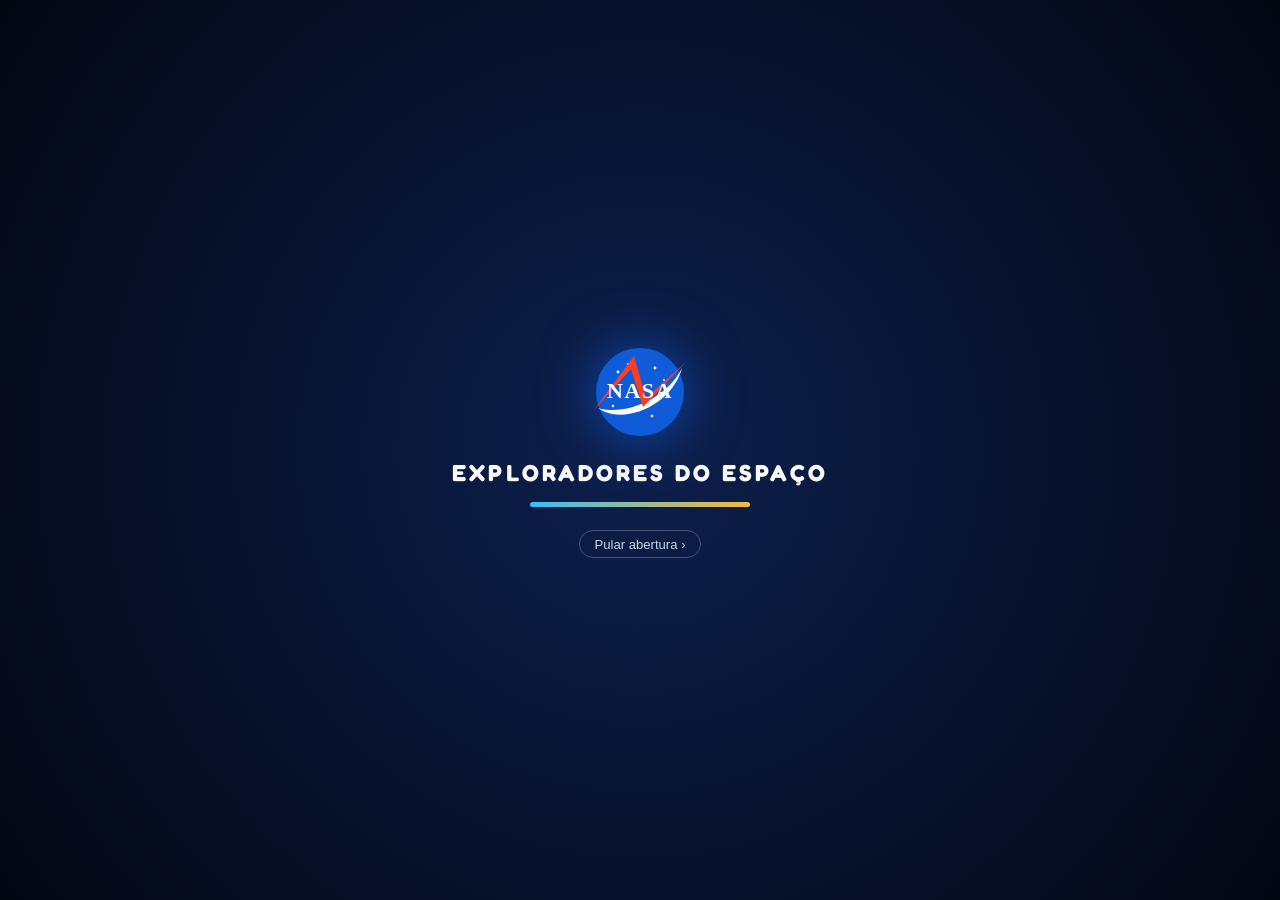
<file: index.html>
<!DOCTYPE html>
<html lang="pt-BR">
<head>
  <meta charset="UTF-8" />
  <meta name="viewport" content="width=device-width, initial-scale=1.0" />
  <title>Exploradores do Espaço — NASA</title>
  <link rel="preconnect" href="https://fonts.googleapis.com" />
  <link rel="preconnect" href="https://fonts.gstatic.com" crossorigin />
  <link href="https://fonts.googleapis.com/css2?family=Fredoka:wght@500;600;700&family=Plus+Jakarta+Sans:wght@400;500;600;700;800&display=swap" rel="stylesheet" />
  <link rel="stylesheet" href="index.css" />
</head>
<body>

  <!-- ABERTURA ANIMADA COM LOGO DA NASA -->
  <div id="nasa-splash" class="nasa-splash" aria-label="Abertura Exploradores do Espaço">
    <div class="splash-content">
      <svg class="nasa-meatball-lg" viewBox="0 0 120 100" aria-hidden="true">
        <circle cx="60" cy="50" r="44" fill="#105bd8" />
        <circle cx="38" cy="30" r="1.4" fill="#fff" />
        <circle cx="48" cy="22" r="1" fill="#fff" />
        <circle cx="75" cy="26" r="1.4" fill="#fff" />
        <circle cx="84" cy="38" r="1" fill="#fff" />
        <circle cx="33" cy="64" r="1.2" fill="#fff" />
        <circle cx="72" cy="74" r="1.3" fill="#fff" />
        <path d="M18 66 C 42 84, 92 64, 102 26 C 86 58, 44 74, 18 66 Z" fill="#ffffff" />
        <path d="M14 68 L 54 14 L 66 56 L 106 20 L 63 65 L 51 27 Z" fill="#fc3d21" />
        <text x="60" y="56" text-anchor="middle" fill="#ffffff" font-family="Georgia, serif" font-weight="900" font-size="22" letter-spacing="1.5">NASA</text>
      </svg>
      <p class="splash-title">EXPLORADORES DO ESPAÇO</p>
      <div class="splash-loader">
        <div class="splash-loader-bar"></div>
      </div>
      <button type="button" id="btn-pular-abertura" class="btn-skip-splash">Pular abertura ›</button>
    </div>
  </div>

  <!-- CENÁRIO ESPACIAL DE FUNDO -->
  <div class="space-backdrop" aria-hidden="true">
    <div class="stars-layer"></div>
    <div class="cosmic-ray"></div>

    <!-- Estação Espacial Internacional (ISS) -->
    <svg class="iss-station" viewBox="0 0 260 140">
      <g stroke="#93c5fd" stroke-width="1.6">
        <rect x="14" y="18" width="24" height="44" rx="2" fill="#1e3a8a" />
        <rect x="44" y="18" width="24" height="44" rx="2" fill="#1e3a8a" />
        <rect x="14" y="76" width="24" height="44" rx="2" fill="#1e3a8a" />
        <rect x="44" y="76" width="24" height="44" rx="2" fill="#1e3a8a" />
        <line x1="26" y1="18" x2="26" y2="62" stroke="#60a5fa" stroke-width="1" />
        <line x1="56" y1="18" x2="56" y2="62" stroke="#60a5fa" stroke-width="1" />
        <line x1="26" y1="76" x2="26" y2="120" stroke="#60a5fa" stroke-width="1" />
        <line x1="56" y1="76" x2="56" y2="120" stroke="#60a5fa" stroke-width="1" />

        <rect x="192" y="18" width="24" height="44" rx="2" fill="#1e3a8a" />
        <rect x="222" y="18" width="24" height="44" rx="2" fill="#1e3a8a" />
        <rect x="192" y="76" width="24" height="44" rx="2" fill="#1e3a8a" />
        <rect x="222" y="76" width="24" height="44" rx="2" fill="#1e3a8a" />
        <line x1="204" y1="18" x2="204" y2="62" stroke="#60a5fa" stroke-width="1" />
        <line x1="234" y1="18" x2="234" y2="62" stroke="#60a5fa" stroke-width="1" />
        <line x1="204" y1="76" x2="204" y2="120" stroke="#60a5fa" stroke-width="1" />
        <line x1="234" y1="76" x2="234" y2="120" stroke="#60a5fa" stroke-width="1" />

        <line x1="20" y1="69" x2="240" y2="69" stroke="#e2e8f0" stroke-width="4" />
        <rect x="92" y="56" width="76" height="26" rx="5" fill="#cbd5e1" stroke="#475569" />
        <rect x="114" y="42" width="32" height="54" rx="6" fill="#f1f5f9" stroke="#475569" />
        <rect x="78" y="61" width="16" height="16" rx="3" fill="#94a3b8" />
        <rect x="166" y="61" width="16" height="16" rx="3" fill="#94a3b8" />
      </g>
    </svg>

    <!-- Planeta Terra à esquerda -->
    <div class="planet-earth">
      <div class="earth-clouds"></div>
      <div class="earth-city-lights"></div>
    </div>

    <!-- Esfera sombreada no topo direito -->
    <div class="planet-shadow-orb"></div>

    <!-- Lua à direita -->
    <div class="planet-moon">
      <span class="moon-mare m-a"></span>
      <span class="moon-mare m-b"></span>
      <span class="moon-crater c1"></span>
      <span class="moon-crater c2"></span>
      <span class="moon-crater c3"></span>
      <span class="moon-crater c4"></span>
      <span class="moon-crater c5"></span>
    </div>

    <!-- Marte abaixo da Lua -->
    <div class="planet-mars">
      <span class="mars-region r1"></span>
      <span class="mars-region r2"></span>
      <span class="mars-region r3"></span>
    </div>
  </div>

  <!-- BARRA DE NAVEGAÇÃO SUPERIOR -->
  <header class="top-navbar">
    <div class="navbar-container">
      <a href="index.html" class="brand-lockup" aria-label="Exploradores do Espaço - Página Inicial">
        <svg class="nasa-logo-nav" viewBox="0 0 120 100" aria-hidden="true">
          <circle cx="60" cy="50" r="44" fill="#105bd8" />
          <circle cx="38" cy="30" r="1.4" fill="#fff" />
          <circle cx="75" cy="26" r="1.4" fill="#fff" />
          <circle cx="33" cy="64" r="1.3" fill="#fff" />
          <circle cx="72" cy="74" r="1.3" fill="#fff" />
          <path d="M18 66 C 42 84, 92 64, 102 26 C 86 58, 44 74, 18 66 Z" fill="#ffffff" />
          <path d="M14 68 L 54 14 L 66 56 L 106 20 L 63 65 L 51 27 Z" fill="#fc3d21" />
          <text x="60" y="56" text-anchor="middle" fill="#ffffff" font-family="Georgia, serif" font-weight="900" font-size="22" letter-spacing="1.2">NASA</text>
        </svg>
        <span class="brand-divider"></span>
        <span class="brand-name">
          <strong>EXPLORADORES</strong>
          <strong>DO ESPAÇO</strong>
        </span>
      </a>

      <nav class="main-nav" aria-label="Menu principal">
        <a href="index.html" class="nav-item active">
          <svg viewBox="0 0 24 24" class="nav-icon" fill="currentColor">
            <path d="M12 3L2 12h3v8h6v-6h2v6h6v-8h3L12 3z" />
          </svg>
          <span>Início</span>
        </a>
        <a href="#selecao-perfil" id="nav-historias" class="nav-item">
          <svg viewBox="0 0 24 24" class="nav-icon" fill="none" stroke="currentColor" stroke-width="2" stroke-linecap="round" stroke-linejoin="round">
            <path d="M2 4h7a3 3 0 0 1 3 3v13a2 2 0 0 0-2-2H2V4z" />
            <path d="M22 4h-7a3 3 0 0 0-3 3v13a2 2 0 0 1 2-2h8V4z" />
          </svg>
          <span>Histórias</span>
        </a>
        <a href="#selecao-perfil" id="nav-mapa" class="nav-item">
          <svg viewBox="0 0 24 24" class="nav-icon" fill="none" stroke="currentColor" stroke-width="2" stroke-linecap="round" stroke-linejoin="round">
            <path d="M12 21s-6-5.33-6-10a6 6 0 1 1 12 0c0 4.67-6 10-6 10z" />
            <circle cx="12" cy="11" r="2.5" />
          </svg>
          <span>Mapa</span>
        </a>
      </nav>

      <div class="auth-area">
        <button type="button" id="btn-entrar" class="btn-entrar">
          <svg viewBox="0 0 24 24" class="user-icon" fill="currentColor">
            <path d="M12 12a4.5 4.5 0 1 0 0-9 4.5 4.5 0 0 0 0 9zm0 2.25c-3.8 0-7.5 1.9-7.5 4.5V20h15v-1.25c0-2.6-3.7-4.5-7.5-4.5z" />
          </svg>
          <span id="btn-entrar-texto">Entrar</span>
        </button>
      </div>
    </div>
  </header>

  <!-- CONTEÚDO PRINCIPAL -->
  <main class="main-content">
    <!-- SEÇÃO HERO + MASCOTE TEX -->
    <section class="hero-section">
      <div class="hero-text">
        <h1 class="hero-title">
          O espaço guarda<br />
          histórias <span class="text-highlight">incríveis.</span>
        </h1>
        <p class="hero-subtitle">
          Explore os equipamentos que a humanidade<br />
          deixou pelo universo.
        </p>
      </div>

      <!-- MASCOTE TEX -->
      <div class="tex-mascot-stage" id="tex-mascot" role="button" tabindex="0" title="Clique para falar com o TEX!">
        <div class="tex-speech-bubble" id="tex-speech" aria-live="polite">
          Olá! Eu sou o <strong>TEX</strong>! Escolha sua missão abaixo! 🚀
        </div>

        <img
          id="tex-mascot-img"
          src="tex.jpg"
          data-fallbacks="tex.png,tex.jpeg,Gemini_Generated_Image_4clldn4clldn4cll-Photoroom.jpg,Gemini_Generated_Image_4clldn4clldn4cll-Photoroom.png"
          alt="Mascote TEX, o texugo astronauta da NASA"
          class="tex-mascot-img"
        />
      </div>
    </section>

    <!-- DIVISOR: COMO VOCÊ QUER EXPLORAR? -->
    <div id="selecao-perfil" class="mode-divider">
      <span class="divider-line"></span>
      <h2>Como você quer explorar?</h2>
      <span class="divider-line"></span>
    </div>

    <!-- CARDS DE SELEÇÃO: CRIANÇAS E JOVENS -->
    <section class="cards-grid" aria-label="Escolha a faixa etária">
      <!-- CARD CRIANÇAS -->
      <a
        href="painel-criancas.html"
        class="role-card-link card-criancas"
        id="card-criancas"
        aria-label="Crianças: Histórias ilustradas, livro digital e jogos para descobrir brincando. Explorar."
      >
        <img
          src="criancas.jpg"
          data-fallbacks="criancas.jpeg,criancas.png,Gemini_Generated_Image_y7f1z3y7f1z3y7f1.jpg,Gemini_Generated_Image_y7f1z3y7f1z3y7f1.jpeg"
          alt="Crianças - Histórias ilustradas, livro digital e jogos para descobrir brincando"
          class="role-card-img"
        />
      </a>

      <!-- CARD JOVENS -->
      <a
        href="painel-jovens.html"
        class="role-card-link card-jovens"
        id="card-jovens"
        aria-label="Jovens: Histórias reais, desafios e experiências imersivas. Explorar."
      >
        <img
          src="jovens.jpg"
          data-fallbacks="jovens.jpeg,jovens.png,WhatsApp Image 2026-11-15 at 02.19.02 (3).jpeg,WhatsApp Image 2026-11-15 at 02.19.02_3.jpeg,WhatsApp Image 2026-11-15 at 02.19.02 (3).jpg"
          alt="Jovens - Histórias reais, desafios e experiências imersivas"
          class="role-card-img"
        />
      </a>
    </section>

    <!-- NOTA INFORMATIVA DO RODAPÉ -->
    <footer class="bottom-info">
      <span class="info-badge" aria-hidden="true">i</span>
      <p>Você pode conhecer as histórias sem criar uma conta.</p>
    </footer>
  </main>

  <!-- MODAL DE LOGIN / MODO VISITANTE -->
  <div id="modal-login" class="modal-backdrop hidden" role="dialog" aria-modal="true" aria-labelledby="modal-login-titulo">
    <div class="modal-card">
      <button type="button" id="btn-fechar-modal" class="modal-close" aria-label="Fechar janela">×</button>

      <div class="modal-header">
        <span class="modal-tag">BASE DE CONTROLE NASA</span>
        <h3 id="modal-login-titulo">Iniciar Sessão de Explorador</h3>
        <p>Entre para salvar suas conquistas, jogar e usar a Câmera Espacial em tamanho real.</p>
      </div>

      <form id="form-login" class="modal-form">
        <label for="input-nome">Seu nome de explorador(a)</label>
        <input type="text" id="input-nome" placeholder="Ex.: Sofia, Lucas..." required maxlength="24" />

        <label>Escolha sua faixa etária</label>
        <div class="perfil-radio-group">
          <label class="radio-pill">
            <input type="radio" name="faixa" value="crianca" checked />
            <span>🚀 Criança</span>
          </label>
          <label class="radio-pill">
            <input type="radio" name="faixa" value="jovem" />
            <span>⚛️ Jovem</span>
          </label>
        </div>

        <button type="submit" class="btn-submit-login">Decolar na Missão</button>
      </form>

      <div class="modal-footer-guest">
        <button type="button" id="btn-modo-visitante" class="btn-guest-link">
          Continuar sem conta (só conhecer as histórias)
        </button>
      </div>
    </div>
  </div>

 <script src="index.js"></script>
  <script src="libras.js"></script>
</body>
</html>
</file>
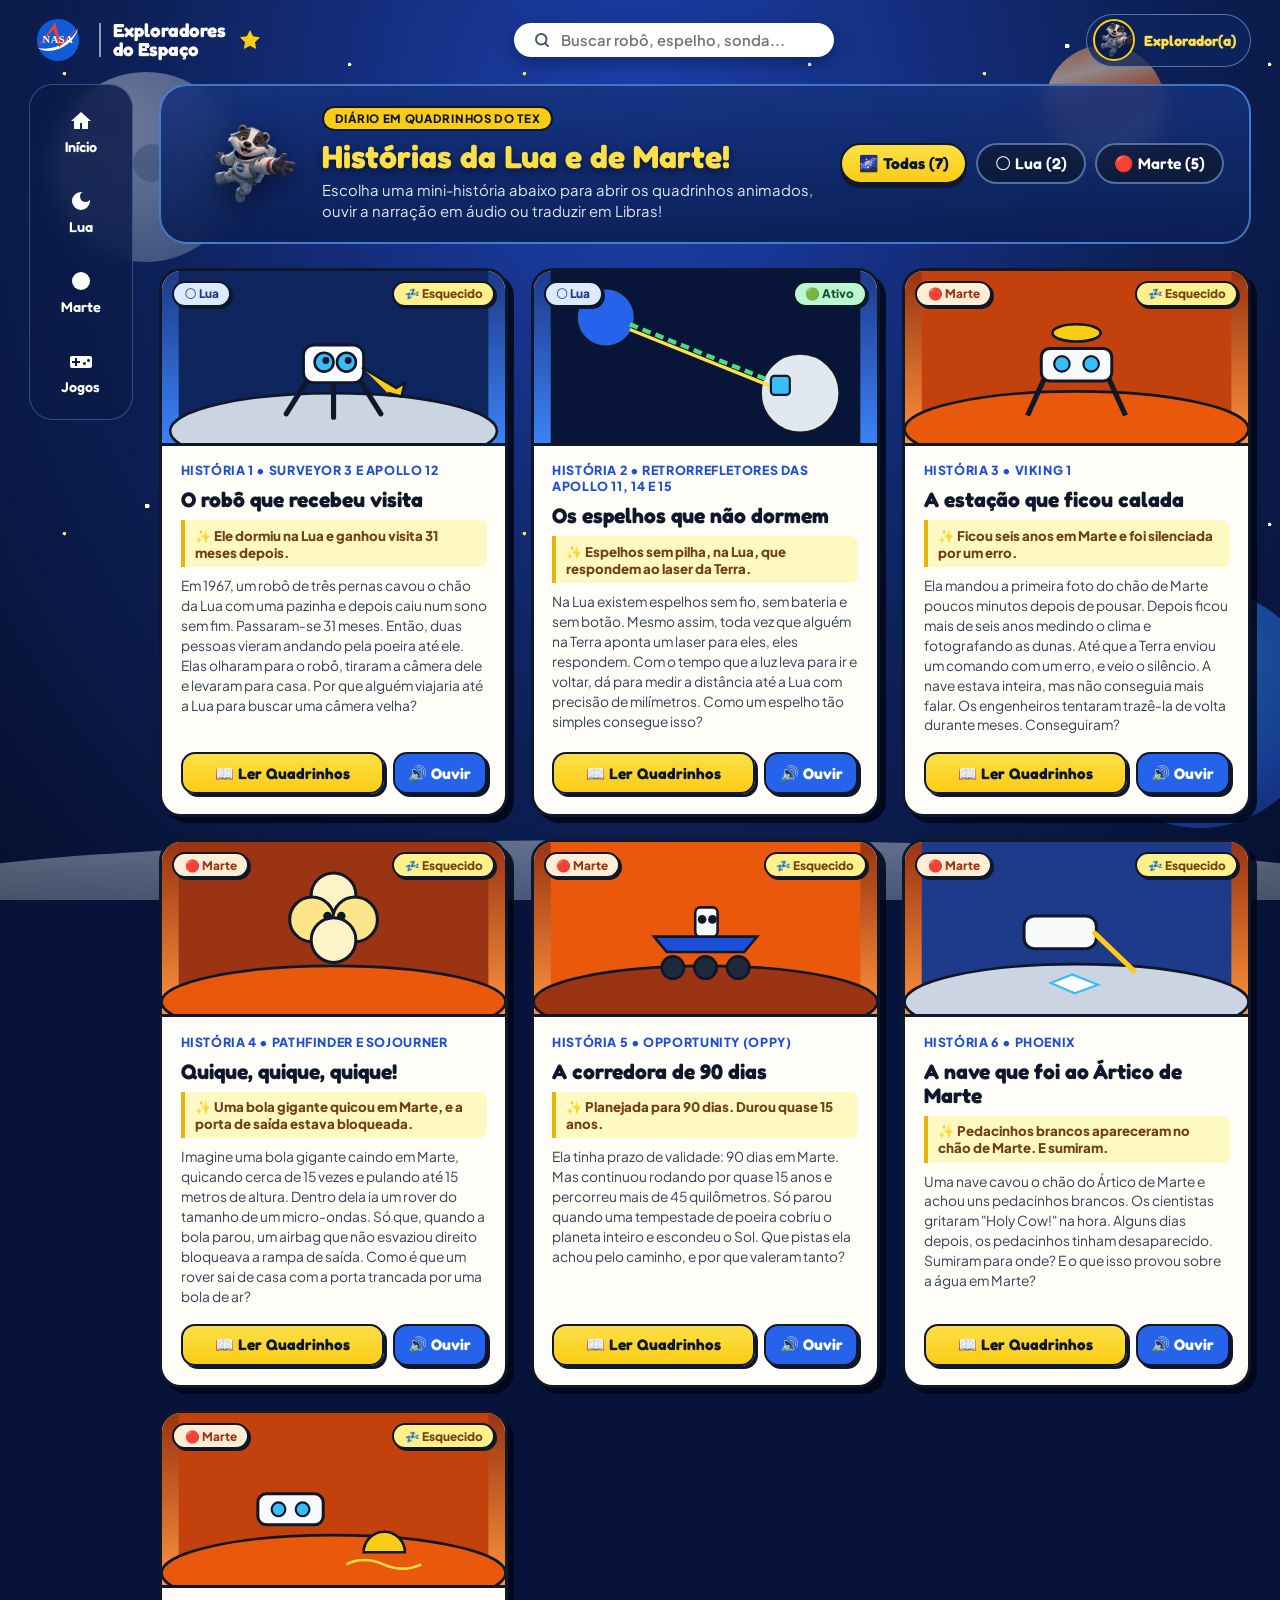
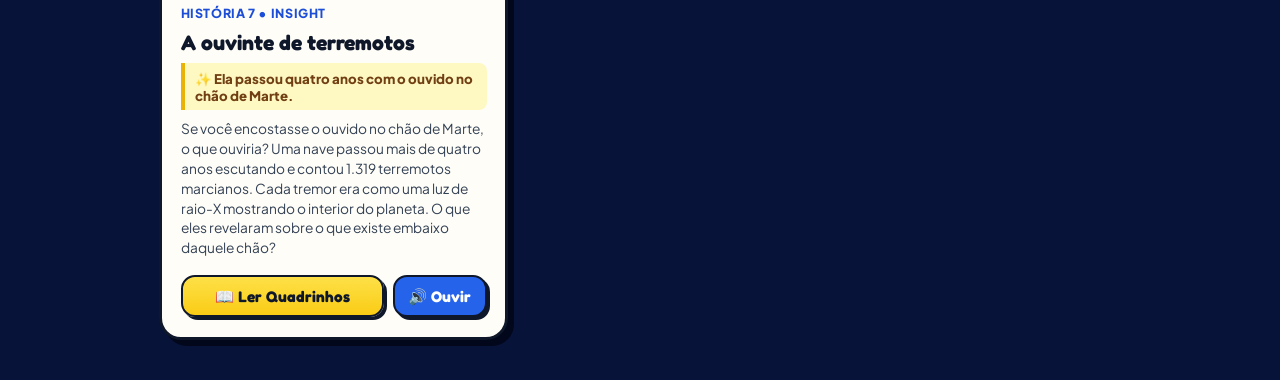
<file: historias-criancas.html>
<!DOCTYPE html>
<html lang="pt-BR">
<head>
  <meta charset="UTF-8" />
  <meta name="viewport" content="width=device-width, initial-scale=1.0" />
  <title>Exploradores do Espaço — Histórias Ilustradas</title>
  <link rel="preconnect" href="https://fonts.googleapis.com" />
  <link rel="preconnect" href="https://fonts.gstatic.com" crossorigin />
  <link href="https://fonts.googleapis.com/css2?family=Bangers&family=Fredoka:wght@500;600;700&family=Plus+Jakarta+Sans:wght@500;600;700;800&display=swap" rel="stylesheet" />
  <link rel="stylesheet" href="historias-criancas.css" />
</head>
<body>

  <!-- CENÁRIO ESPACIAL DE FUNDO -->
  <div class="kids-space-bg" aria-hidden="true">
    <div class="twinkle-stars"></div>
    <div class="bg-moon">
      <span class="crater cr1"></span>
      <span class="crater cr2"></span>
      <span class="crater cr3"></span>
    </div>
    <div class="bg-jupiter"></div>
    <div class="bg-earth">
      <div class="earth-continent c-a"></div>
      <div class="earth-continent c-b"></div>
    </div>
    <div class="lunar-horizon"></div>
  </div>

  <!-- CABEÇALHO SUPERIOR -->
  <header class="kids-topbar">
    <a href="painel-criancas.html" class="brand-area" title="Voltar para o Painel Crianças">
      <svg class="nasa-meatball" viewBox="0 0 120 100" aria-hidden="true">
        <circle cx="60" cy="50" r="44" fill="#105bd8" />
        <path d="M18 66 C 42 84, 92 64, 102 26 C 86 58, 44 74, 18 66 Z" fill="#ffffff" />
        <path d="M14 68 L 54 14 L 66 56 L 106 20 L 63 65 L 51 27 Z" fill="#fc3d21" />
        <text x="60" y="56" text-anchor="middle" fill="#ffffff" font-family="Georgia, serif" font-weight="900" font-size="22" letter-spacing="1.2">NASA</text>
      </svg>
      <span class="brand-sep"></span>
      <span class="brand-title">
        <strong>Exploradores</strong>
        <strong>do Espaço</strong>
      </span>
      <svg class="brand-star" viewBox="0 0 24 24" fill="#facc15" aria-hidden="true">
        <path d="M12 2l3.09 6.26L22 9.27l-5 4.87 1.18 6.88L12 17.77l-6.18 3.25L7 14.14 2 9.27l6.91-1.01L12 2z" />
      </svg>
    </a>

    <!-- Barra de Pesquisa Rápida -->
    <div class="search-filter-bar">
      <div class="search-pill">
        <svg class="search-icon" viewBox="0 0 24 24" fill="none" stroke="currentColor" stroke-width="2.5" stroke-linecap="round">
          <circle cx="11" cy="11" r="7" />
          <line x1="20" y1="20" x2="16.2" y2="16.2" />
        </svg>
        <input
          type="search"
          id="input-busca-historia"
          placeholder="Buscar robô, espelho, sonda..."
          aria-label="Buscar história espacial"
          autocomplete="off"
        />
      </div>
    </div>

    <!-- Avatar TEX -->
    <div class="profile-wrapper">
      <a href="painel-criancas.html" class="profile-avatar-btn" title="Voltar ao Início">
        <div class="avatar-circle">
          <img
            id="avatar-tex-img"
            src="tex.jpg"
            data-fallbacks="tex.png,tex.jpeg,Gemini_Generated_Image_4clldn4clldn4cll-Photoroom.jpg,Gemini_Generated_Image_4clldn4clldn4cll-Photoroom.png"
            alt="Mascote TEX"
          />
        </div>
        <span id="header-user-name" class="header-user-tag">Explorador(a)</span>
      </a>
    </div>
  </header>

  <!-- LAYOUT PRINCIPAL -->
  <div class="dashboard-layout">
    <!-- SIDEBAR LATERAL (INÍCIO, LUA, MARTE, JOGOS) -->
    <aside class="sidebar-column">
      <nav class="kids-sidebar" aria-label="Menu de navegação">
        <a href="painel-criancas.html" class="side-link" id="nav-inicio">
          <svg viewBox="0 0 24 24" fill="currentColor">
            <path d="M12 3L2 12h3v8h6v-6h2v6h6v-8h3L12 3z" />
          </svg>
          <span>Início</span>
        </a>

        <button type="button" class="side-link" id="nav-lua" data-local="lua">
          <svg viewBox="0 0 24 24" fill="currentColor">
            <path d="M12 3a9 9 0 1 0 9 9c0-.46-.04-.92-.1-1.36a5.389 5.389 0 0 1-4.4 2.26 5.403 5.403 0 0 1-3.14-9.8c-.44-.06-.9-.1-1.36-.1z" />
          </svg>
          <span>Lua</span>
        </button>

        <button type="button" class="side-link" id="nav-marte" data-local="marte">
          <svg viewBox="0 0 24 24" fill="currentColor">
            <circle cx="12" cy="12" r="9" />
          </svg>
          <span>Marte</span>
        </button>

        <a href="jogos-criancas.html" class="side-link" id="nav-jogos">
          <svg viewBox="0 0 24 24" fill="currentColor">
            <path d="M21 6H3c-1.1 0-2 .9-2 2v8c0 1.1.9 2 2 2h18c1.1 0 2-.9 2-2V8c0-1.1-.9-2-2-2zm-10 7H8v3H6v-3H3v-2h3V8h2v3h3v2zm4.5 2c-.83 0-1.5-.67-1.5-1.5s.67-1.5 1.5-1.5 1.5.67 1.5 1.5-.67 1.5-1.5 1.5zm4-3c-.83 0-1.5-.67-1.5-1.5S18.67 9 19.5 9s1.5.67 1.5 1.5-.67 1.5-1.5 1.5z" />
          </svg>
          <span>Jogos</span>
        </a>
      </nav>
    </aside>

    <!-- ÁREA CENTRAL DE HISTÓRIAS -->
    <main class="center-stage">

      <!-- =========================================================
           VISÃO 1: CATÁLOGO DE MINI-HISTÓRIAS (CHAMADAS ILUSTRADAS)
           ========================================================= -->
      <section id="catalogo-view" class="catalogo-section">
        <!-- Cabeçalho com TEX e Filtros Lua / Marte -->
        <div class="catalogo-hero">
          <div class="tex-guide-card">
            <img
              id="tex-catalogo-img"
              src="tex.jpg"
              data-fallbacks="tex.png,tex.jpeg,Gemini_Generated_Image_4clldn4clldn4cll-Photoroom.jpg,Gemini_Generated_Image_4clldn4clldn4cll-Photoroom.png"
              alt="Mascote TEX"
              class="tex-guide-img"
            />
            <div class="tex-speech-comic">
              <span class="comic-tag">DIÁRIO EM QUADRINHOS DO TEX</span>
              <h1 id="catalogo-titulo">Histórias da Lua e de Marte!</h1>
              <p id="catalogo-subtitulo">
                Escolha uma mini-história abaixo para abrir os quadrinhos animados, ouvir a narração em áudio ou traduzir em Libras!
              </p>
            </div>
          </div>

          <!-- Abas de Filtro -->
          <div class="local-tabs" role="tablist" aria-label="Filtrar histórias por planeta">
            <button type="button" class="local-tab active" data-filter="todos">🌌 Todas (7)</button>
            <button type="button" class="local-tab" data-filter="lua">🌕 Lua (2)</button>
            <button type="button" class="local-tab" data-filter="marte">🔴 Marte (5)</button>
          </div>
        </div>

        <!-- Grid com as Mini-Histórias (Introduções para chamar atenção) -->
        <div id="stories-cards-grid" class="stories-cards-grid"></div>
      </section>

      <!-- =========================================================
           VISÃO 2: LEITOR DE QUADRINHOS / HISTÓRIA ILUSTRADA + ÁUDIO + LIBRAS
           ========================================================= -->
      <section id="leitor-view" class="leitor-section hidden" aria-live="polite">
        <!-- Barra Superior do Leitor -->
        <div class="reader-toolbar">
          <button type="button" id="btn-voltar-catalogo" class="btn-back-stories">
            ← Voltar às Histórias
          </button>

          <!-- Controles de Áudio (Narrador lendo a história) e Libras -->
          <div class="accessibility-controls">
            <button type="button" id="btn-audio-play" class="acc-btn btn-audio-main">
              🔊 Ouvir História
            </button>
            <button type="button" id="btn-audio-pause" class="acc-btn hidden">
              ⏸️ Pausar
            </button>
            <button type="button" id="btn-audio-stop" class="acc-btn hidden">
              ⏹️ Parar
            </button>
            <button type="button" id="btn-audio-speed" class="acc-btn" title="Mudar velocidade da leitura">
              🐢 Vel: 1.0x
            </button>
            <button type="button" id="btn-ativar-libras" class="acc-btn btn-libras-highlight">
              🖐️ Traduzir em Libras
            </button>
          </div>
        </div>

        <!-- Cabeçalho da História Aberta + Comentário do TEX -->
        <div class="story-comic-header">
          <div class="story-title-block">
            <div class="story-badges-row" id="reader-badges"></div>
            <h2 id="reader-title" class="comic-big-title">Título da História</h2>
            <p id="reader-subtitle" class="reader-mission-name">Missão NASA</p>
            <div id="reader-teaser-box" class="reader-teaser-callout"></div>
          </div>

          <div class="reader-tex-box">
            <img
              id="tex-reader-img"
              src="tex.jpg"
              data-fallbacks="tex.png,tex.jpeg,Gemini_Generated_Image_4clldn4clldn4cll-Photoroom.jpg,Gemini_Generated_Image_4clldn4clldn4cll-Photoroom.png"
              alt="Mascote TEX comentando"
              class="reader-tex-img"
            />
            <div class="reader-tex-bubble" id="reader-tex-comment">
              Clique em <strong>Ouvir História</strong> para eu ler junto com você!
            </div>
          </div>
        </div>

        <!-- Barra de Status do Narrador -->
        <div id="audio-status-bar" class="audio-status-bar hidden">
          <span class="sound-wave-icon">🎙️</span>
          <span id="audio-status-text">Lendo a história em voz alta...</span>
        </div>

        <!-- TIRA DE QUADRINHOS ILUSTRADOS (CENAS DA HISTÓRIA) -->
        <div id="comic-panels-container" class="comic-panels-grid"></div>

        <!-- QUADRO "FATOS DE VERDADE" -->
        <aside class="true-facts-card">
          <div class="true-facts-header">
            <span class="facts-badge">⭐ FATOS DE VERDADE • ARQUIVO NASA</span>
            <h3>O que realmente aconteceu nessa missão?</h3>
          </div>
          <ul id="reader-facts-list" class="true-facts-list"></ul>
        </aside>

        <!-- Navegação entre Histórias -->
        <div class="reader-footer-nav">
          <button type="button" id="btn-prev-story" class="nav-story-btn">⬅️ História Anterior</button>
          <a href="jogos-criancas.html" class="nav-story-btn btn-go-games">🎮 Ir para Jogos</a>
          <button type="button" id="btn-next-story" class="nav-story-btn">Próxima História ➡️</button>
        </div>
      </section>

    </main>
  </div>

  <script src="historias-criancas.js"></script>
  <script src="libras.js"></script>
</body>
</html>
</file>
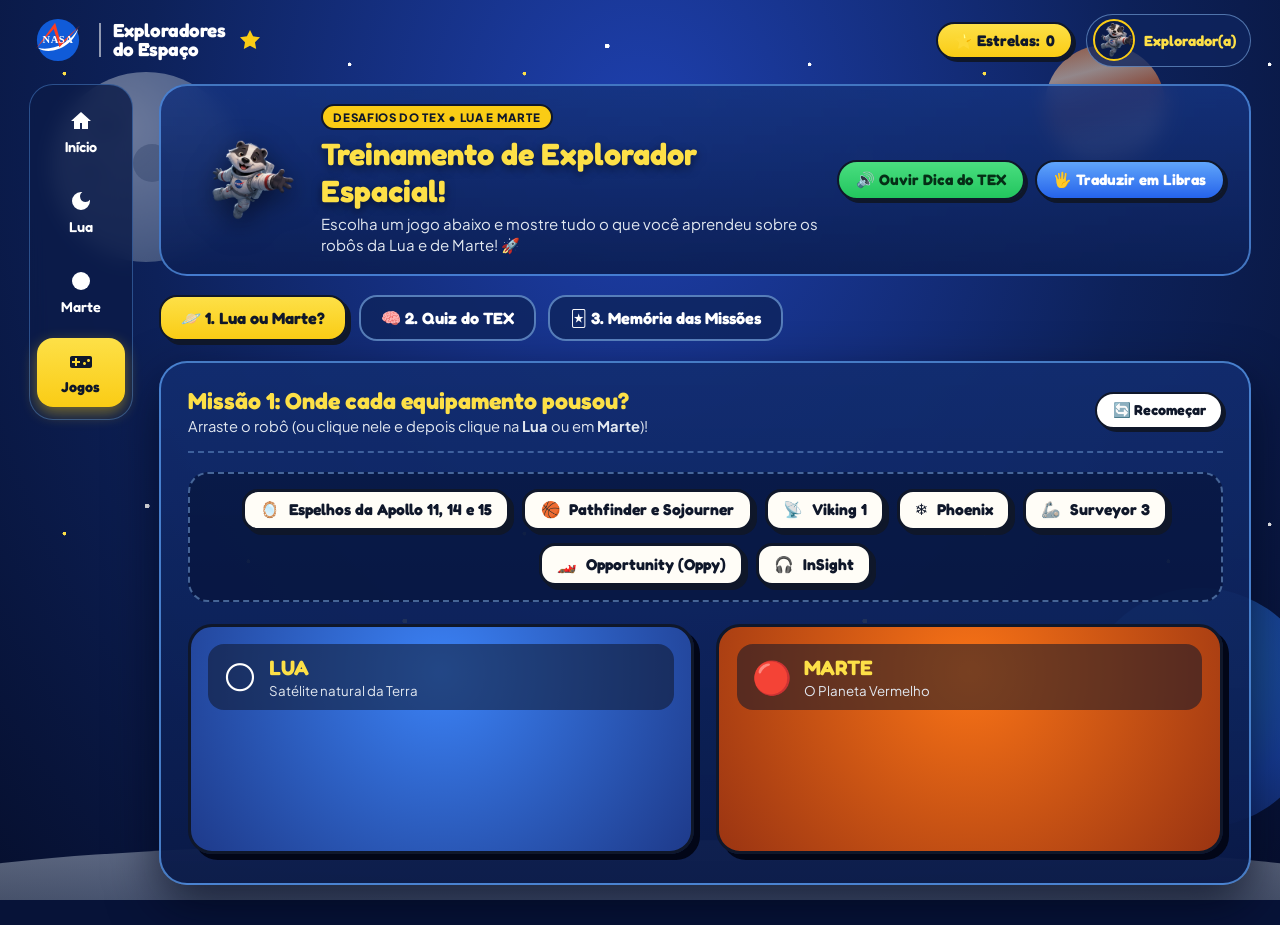
<file: jogos-criancas.html>
<!DOCTYPE html>
<html lang="pt-BR">
<head>
  <meta charset="UTF-8" />
  <meta name="viewport" content="width=device-width, initial-scale=1.0" />
  <title>Exploradores do Espaço — Jogos da Lua e de Marte</title>
  <link rel="preconnect" href="https://fonts.googleapis.com" />
  <link rel="preconnect" href="https://fonts.gstatic.com" crossorigin />
  <link href="https://fonts.googleapis.com/css2?family=Bangers&family=Fredoka:wght@500;600;700&family=Plus+Jakarta+Sans:wght@500;600;700;800&display=swap" rel="stylesheet" />
  <link rel="stylesheet" href="jogos-criancas.css" />
</head>
<body>

  <!-- CENÁRIO ESPACIAL DE FUNDO -->
  <div class="kids-space-bg" aria-hidden="true">
    <div class="twinkle-stars"></div>
    <div class="bg-moon">
      <span class="crater cr1"></span>
      <span class="crater cr2"></span>
      <span class="crater cr3"></span>
    </div>
    <div class="bg-jupiter"></div>
    <div class="bg-earth"></div>
    <div class="lunar-horizon"></div>
  </div>

  <!-- CABEÇALHO SUPERIOR -->
  <header class="kids-topbar">
    <a href="painel-criancas.html" class="brand-area" title="Voltar para o Painel Crianças">
      <svg class="nasa-meatball" viewBox="0 0 120 100" aria-hidden="true">
        <circle cx="60" cy="50" r="44" fill="#105bd8" />
        <path d="M18 66 C 42 84, 92 64, 102 26 C 86 58, 44 74, 18 66 Z" fill="#ffffff" />
        <path d="M14 68 L 54 14 L 66 56 L 106 20 L 63 65 L 51 27 Z" fill="#fc3d21" />
        <text x="60" y="56" text-anchor="middle" fill="#ffffff" font-family="Georgia, serif" font-weight="900" font-size="22" letter-spacing="1.2">NASA</text>
      </svg>
      <span class="brand-sep"></span>
      <span class="brand-title">
        <strong>Exploradores</strong>
        <strong>do Espaço</strong>
      </span>
      <svg class="brand-star" viewBox="0 0 24 24" fill="#facc15" aria-hidden="true">
        <path d="M12 2l3.09 6.26L22 9.27l-5 4.87 1.18 6.88L12 17.77l-6.18 3.25L7 14.14 2 9.27l6.91-1.01L12 2z" />
      </svg>
    </a>

    <!-- Placar de Estrelas + Perfil TEX -->
    <div class="topbar-right-group">
      <div class="stars-score-pill" title="Suas estrelas espaciais conquistadas">
        <span>⭐ Estrelas:</span>
        <strong id="stars-counter">0</strong>
      </div>

      <a href="painel-criancas.html" class="profile-avatar-btn" title="Voltar ao Início">
        <div class="avatar-circle">
          <img
            id="avatar-tex-img"
            src="tex.jpg"
            data-fallbacks="tex.png,tex.jpeg,Gemini_Generated_Image_4clldn4clldn4cll-Photoroom.jpg,Gemini_Generated_Image_4clldn4clldn4cll-Photoroom.png"
            alt="Mascote TEX"
          />
        </div>
        <span id="header-user-name" class="header-user-tag">Explorador(a)</span>
      </a>
    </div>
  </header>

  <!-- LAYOUT PRINCIPAL: SIDEBAR + ARENA DE JOGOS -->
  <div class="dashboard-layout">
    <!-- SIDEBAR LATERAL (APENAS INÍCIO, LUA, MARTE, JOGOS) -->
    <aside class="sidebar-column">
      <nav class="kids-sidebar" aria-label="Menu de navegação">
        <a href="painel-criancas.html" class="side-link">
          <svg viewBox="0 0 24 24" fill="currentColor">
            <path d="M12 3L2 12h3v8h6v-6h2v6h6v-8h3L12 3z" />
          </svg>
          <span>Início</span>
        </a>

        <a href="historias-criancas.html?local=lua" class="side-link">
          <svg viewBox="0 0 24 24" fill="currentColor">
            <path d="M12 3a9 9 0 1 0 9 9c0-.46-.04-.92-.1-1.36a5.389 5.389 0 0 1-4.4 2.26 5.403 5.403 0 0 1-3.14-9.8c-.44-.06-.9-.1-1.36-.1z" />
          </svg>
          <span>Lua</span>
        </a>

        <a href="historias-criancas.html?local=marte" class="side-link">
          <svg viewBox="0 0 24 24" fill="currentColor">
            <circle cx="12" cy="12" r="9" />
          </svg>
          <span>Marte</span>
        </a>

        <a href="jogos-criancas.html" class="side-link active">
          <svg viewBox="0 0 24 24" fill="currentColor">
            <path d="M21 6H3c-1.1 0-2 .9-2 2v8c0 1.1.9 2 2 2h18c1.1 0 2-.9 2-2V8c0-1.1-.9-2-2-2zm-10 7H8v3H6v-3H3v-2h3V8h2v3h3v2zm4.5 2c-.83 0-1.5-.67-1.5-1.5s.67-1.5 1.5-1.5 1.5.67 1.5 1.5-.67 1.5-1.5 1.5zm4-3c-.83 0-1.5-.67-1.5-1.5S18.67 9 19.5 9s1.5.67 1.5 1.5-.67 1.5-1.5 1.5z" />
          </svg>
          <span>Jogos</span>
        </a>
      </nav>
    </aside>

    <!-- ÁREA CENTRAL DE JOGOS -->
    <main class="center-stage">

      <!-- CABEÇALHO DO TEX + CONTROLES DE ÁUDIO E LIBRAS -->
      <section class="games-hero-panel">
        <div class="tex-coach-box">
          <img
            id="tex-games-img"
            src="tex.jpg"
            data-fallbacks="tex.png,tex.jpeg,Gemini_Generated_Image_4clldn4clldn4cll-Photoroom.jpg,Gemini_Generated_Image_4clldn4clldn4cll-Photoroom.png"
            alt="Mascote TEX treinador espacial"
            class="tex-coach-img"
          />
          <div class="tex-coach-bubble">
            <span class="comic-tag">DESAFIOS DO TEX • LUA E MARTE</span>
            <h1>Treinamento de Explorador Espacial!</h1>
            <p id="tex-coach-message">
              Escolha um jogo abaixo e mostre tudo o que você aprendeu sobre os robôs da Lua e de Marte! 🚀
            </p>
          </div>
        </div>

        <div class="games-acc-actions">
          <button type="button" id="btn-ouvir-tex" class="acc-comic-btn btn-audio">
            🔊 Ouvir Dica do TEX
          </button>
          <button type="button" id="btn-libras-jogos" class="acc-comic-btn btn-libras">
            🖐️ Traduzir em Libras
          </button>
        </div>
      </section>

      <!-- ABAS DE SELEÇÃO DOS 3 JOGOS -->
      <nav class="games-tabs-bar" aria-label="Escolha o jogo">
        <button type="button" class="game-tab active" data-game="destino">
          🪐 1. Lua ou Marte?
        </button>
        <button type="button" class="game-tab" data-game="quiz">
          🧠 2. Quiz do TEX
        </button>
        <button type="button" class="game-tab" data-game="memoria">
          🃏 3. Memória das Missões
        </button>
      </nav>

      <!-- =========================================================
           JOGO 1: LUA OU MARTE? (ARRASTAR OU CLICAR)
           ========================================================= -->
      <section id="game-destino" class="game-arena-card">
        <div class="arena-header">
          <div>
            <h2>Missão 1: Onde cada equipamento pousou?</h2>
            <p>Arraste o robô (ou clique nele e depois clique na <strong>Lua</strong> ou em <strong>Marte</strong>)!</p>
          </div>
          <button type="button" id="btn-reset-destino" class="btn-restart-mini">🔄 Recomeçar</button>
        </div>

        <!-- Fichas dos equipamentos para classificar -->
        <div id="robots-pool" class="robots-pool" aria-label="Equipamentos para classificar"></div>

        <!-- Zonas de Destino: Lua e Marte -->
        <div class="planets-drop-grid">
          <div class="planet-dropzone zone-lua" data-planet="lua" tabindex="0" role="button" aria-label="Soltar equipamento na Lua">
            <div class="zone-header">
              <span class="zone-emoji">🌕</span>
              <div>
                <h3>LUA</h3>
                <small>Satélite natural da Terra</small>
              </div>
            </div>
            <div class="dropped-items" id="dropped-lua"></div>
          </div>

          <div class="planet-dropzone zone-marte" data-planet="marte" tabindex="0" role="button" aria-label="Soltar equipamento em Marte">
            <div class="zone-header">
              <span class="zone-emoji">🔴</span>
              <div>
                <h3>MARTE</h3>
                <small>O Planeta Vermelho</small>
              </div>
            </div>
            <div class="dropped-items" id="dropped-marte"></div>
          </div>
        </div>

        <div id="destino-victory" class="victory-banner hidden">
          <h3>🎉 Parabéns, Explorador(a)! Você acertou todos os pousos na Lua e em Marte!</h3>
          <p>Você ganhou <strong>+10 Estrelas Espaciais</strong>!</p>
          <button type="button" class="btn-next-game" data-goto="quiz">Ir para o Quiz do TEX ➡️</button>
        </div>
      </section>

      <!-- =========================================================
           JOGO 2: QUIZ ESPACIAL DO TEX
           ========================================================= -->
      <section id="game-quiz" class="game-arena-card hidden">
        <div class="arena-header">
          <div>
            <h2>Missão 2: Quiz Espacial do TEX</h2>
            <p id="quiz-progress-text">Pergunta 1 de 6</p>
          </div>
          <button type="button" id="btn-ler-pergunta" class="btn-restart-mini">🔊 Ouvir Pergunta</button>
        </div>

        <div id="quiz-stage" class="quiz-stage-box">
          <div class="quiz-question-card">
            <span id="quiz-badge-local" class="comic-pill-badge lua">🌕 Lua</span>
            <h3 id="quiz-question-text">Carregando pergunta...</h3>
          </div>

          <div id="quiz-options-grid" class="quiz-options-grid"></div>

          <div id="quiz-feedback" class="quiz-feedback hidden"></div>
        </div>

        <div id="quiz-victory" class="victory-banner hidden">
          <h3 id="quiz-final-title">🏆 Quiz Concluído!</h3>
          <p id="quiz-final-score">Você acertou X de 6 perguntas!</p>
          <div class="victory-btns">
            <button type="button" id="btn-reset-quiz" class="btn-restart-mini">🔄 Jogar Quiz Novamente</button>
            <button type="button" class="btn-next-game" data-goto="memoria">Ir para Memória das Missões ➡️</button>
          </div>
        </div>
      </section>

      <!-- =========================================================
           JOGO 3: MEMÓRIA DAS MISSÕES (ROBÔ ↔ SUPERPODER)
           ========================================================= -->
      <section id="game-memoria" class="game-arena-card hidden">
        <div class="arena-header">
          <div>
            <h2>Missão 3: Memória das Missões da NASA</h2>
            <p>Encontre os pares combinando cada equipamento com sua história!</p>
          </div>
          <div class="memory-stats">
            <span>Pares: <strong id="memory-pairs-count">0/6</strong></span>
            <button type="button" id="btn-reset-memoria" class="btn-restart-mini">🔄 Embaralhar</button>
          </div>
        </div>

        <div id="memory-grid" class="memory-grid"></div>

        <div id="memoria-victory" class="victory-banner hidden">
          <h3>🌟 Memória de Astronauta! Você encontrou todos os pares!</h3>
          <p>Você ganhou <strong>+10 Estrelas Espaciais</strong>!</p>
          <div class="victory-btns">
            <button type="button" id="btn-play-again-memoria" class="btn-restart-mini">🔄 Jogar de Novo</button>
            <a href="historias-criancas.html" class="btn-next-game">📖 Reler as Histórias</a>
          </div>
        </div>
      </section>

    </main>
  </div>

  <script src="jogos-criancas.js"></script>
  <script src="libras.js"></script>
</body>
</html>
</file>
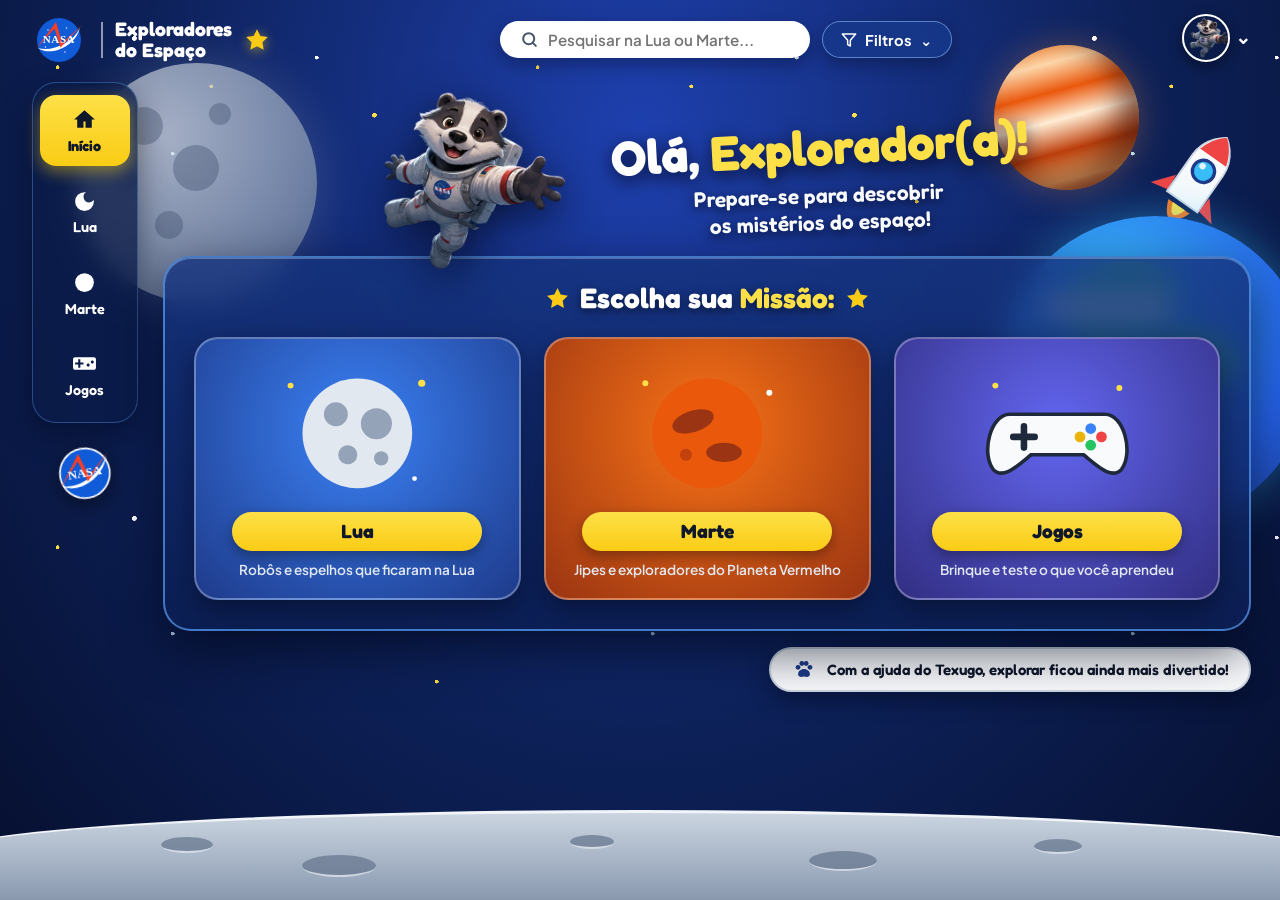
<file: painel-criancas.html>
<!DOCTYPE html>
<html lang="pt-BR">
<head>
  <meta charset="UTF-8" />
  <meta name="viewport" content="width=device-width, initial-scale=1.0" />
  <title>Exploradores do Espaço — Painel Crianças</title>
  <link rel="preconnect" href="https://fonts.googleapis.com" />
  <link rel="preconnect" href="https://fonts.gstatic.com" crossorigin />
  <link href="https://fonts.googleapis.com/css2?family=Fredoka:wght@500;600;700&family=Plus+Jakarta+Sans:wght@500;600;700;800&display=swap" rel="stylesheet" />
  <link rel="stylesheet" href="painel-criancas.css" />
</head>
<body>

  <!-- CENÁRIO ESPACIAL ILUSTRADO DE FUNDO -->
  <div class="kids-space-bg" aria-hidden="true">
    <div class="twinkle-stars"></div>

    <!-- Lua grande ilustrada no canto superior esquerdo -->
    <div class="bg-moon">
      <span class="crater cr1"></span>
      <span class="crater cr2"></span>
      <span class="crater cr3"></span>
      <span class="crater cr4"></span>
      <span class="crater cr5"></span>
    </div>

    <!-- Planeta gasoso listrado no canto superior direito -->
    <div class="bg-jupiter"></div>

    <!-- Foguete colorido voando no canto direito -->
    <svg class="bg-rocket" viewBox="0 0 140 140">
      <g transform="rotate(35 70 70)">
        <path d="M56 102 Q 70 136 84 102 Z" fill="#f97316" />
        <path d="M62 102 Q 70 124 78 102 Z" fill="#fde047" />
        <path d="M48 76 L 30 98 L 50 94 Z" fill="#ef4444" />
        <path d="M92 76 L 110 98 L 90 94 Z" fill="#ef4444" />
        <path d="M50 96 L 50 48 C 50 24, 70 12, 70 12 C 70 12, 90 24, 90 48 L 90 96 Z" fill="#f8fafc" stroke="#cbd5e1" stroke-width="2" />
        <path d="M53 38 C 58 20, 70 12, 70 12 C 70 12, 82 20, 87 38 Z" fill="#ef4444" />
        <circle cx="70" cy="56" r="12" fill="#38bdf8" stroke="#1e3a8a" stroke-width="3.5" />
        <circle cx="66" cy="52" r="3.5" fill="#ffffff" opacity="0.85" />
      </g>
    </svg>

    <!-- Planeta Terra surgindo atrás do painel à direita -->
    <div class="bg-earth">
      <div class="earth-continent c-a"></div>
      <div class="earth-continent c-b"></div>
      <div class="earth-cloud cl-a"></div>
    </div>

    <!-- Solo lunar com crateras na base -->
    <div class="lunar-horizon">
      <span class="ground-crater gc1"></span>
      <span class="ground-crater gc2"></span>
      <span class="ground-crater gc3"></span>
      <span class="ground-crater gc4"></span>
      <span class="ground-crater gc5"></span>
    </div>
  </div>

  <!-- CABEÇALHO SUPERIOR -->
  <header class="kids-topbar">
    <!-- Logo NASA | Exploradores do Espaço ⭐ -->
    <a href="index.html" class="brand-area" title="Voltar para a tela inicial">
      <svg class="nasa-meatball" viewBox="0 0 120 100" aria-hidden="true">
        <circle cx="60" cy="50" r="44" fill="#105bd8" />
        <circle cx="38" cy="30" r="1.4" fill="#fff" />
        <circle cx="75" cy="26" r="1.4" fill="#fff" />
        <circle cx="33" cy="64" r="1.3" fill="#fff" />
        <circle cx="72" cy="74" r="1.3" fill="#fff" />
        <path d="M18 66 C 42 84, 92 64, 102 26 C 86 58, 44 74, 18 66 Z" fill="#ffffff" />
        <path d="M14 68 L 54 14 L 66 56 L 106 20 L 63 65 L 51 27 Z" fill="#fc3d21" />
        <text x="60" y="56" text-anchor="middle" fill="#ffffff" font-family="Georgia, serif" font-weight="900" font-size="22" letter-spacing="1.2">NASA</text>
      </svg>
      <span class="brand-sep"></span>
      <span class="brand-title">
        <strong>Exploradores</strong>
        <strong>do Espaço</strong>
      </span>
      <svg class="brand-star" viewBox="0 0 24 24" fill="#facc15" aria-hidden="true">
        <path d="M12 2l3.09 6.26L22 9.27l-5 4.87 1.18 6.88L12 17.77l-6.18 3.25L7 14.14 2 9.27l6.91-1.01L12 2z" />
      </svg>
    </a>

    <!-- Barra de Pesquisa + Filtro no Topo -->
    <div class="search-filter-bar">
      <div class="search-pill">
        <svg class="search-icon" viewBox="0 0 24 24" fill="none" stroke="currentColor" stroke-width="2.5" stroke-linecap="round">
          <circle cx="11" cy="11" r="7" />
          <line x1="20" y1="20" x2="16.2" y2="16.2" />
        </svg>
        <input
          type="search"
          id="input-pesquisa"
          placeholder="Pesquisar na Lua ou Marte..."
          aria-label="Pesquisar equipamentos espaciais"
          autocomplete="off"
        />
      </div>

      <div class="filter-wrapper">
        <button type="button" id="btn-filtros" class="filter-pill" aria-expanded="false" aria-haspopup="true">
          <svg class="filter-icon" viewBox="0 0 24 24" fill="none" stroke="currentColor" stroke-width="2.2" stroke-linecap="round" stroke-linejoin="round">
            <polygon points="22 3 2 3 10 12.46 10 19 14 21 14 12.46 22 3" />
          </svg>
          <span id="filtro-label">Filtros</span>
          <span class="chevron">⌄</span>
        </button>

        <!-- Dropdown de Filtros (Lua e Marte) -->
        <div id="dropdown-filtros" class="filter-dropdown hidden" role="menu">
          <p class="filter-dropdown-title">Filtrar missões por:</p>
          <button type="button" class="filter-option active" data-filter="todos">🌌 Todos (Lua e Marte)</button>
          <button type="button" class="filter-option" data-filter="lua">🌕 Lua</button>
          <button type="button" class="filter-option" data-filter="marte">🔴 Marte</button>
          <hr />
          <button type="button" class="filter-option" data-filter="ativo">🟢 Ainda Ativos</button>
          <button type="button" class="filter-option" data-filter="esquecido">💤 Esquecidos</button>
        </div>
      </div>
    </div>

    <!-- Avatar com a imagem do TEX no Canto Superior Direito -->
    <div class="profile-wrapper">
      <button type="button" id="btn-perfil" class="profile-avatar-btn" aria-expanded="false" title="Perfil do Explorador">
        <div class="avatar-circle">
          <img
            id="avatar-tex-img"
            src="tex.jpg"
            data-fallbacks="tex.png,tex.jpeg,Gemini_Generated_Image_4clldn4clldn4cll-Photoroom.jpg,Gemini_Generated_Image_4clldn4clldn4cll-Photoroom.png"
            alt="Avatar do mascote TEX"
          />
        </div>
        <span class="profile-chevron">⌄</span>
      </button>

      <!-- Menu de Perfil / Sessão -->
      <div id="dropdown-perfil" class="profile-dropdown hidden">
        <div class="profile-info-header">
          <strong id="perfil-nome-display">Explorador(a)</strong>
          <span id="perfil-status-badge" class="status-pill-visitor">Modo Só Conhecer</span>
        </div>
        <button type="button" id="btn-abrir-login-rapido" class="profile-menu-btn">🚀 Iniciar Sessão</button>
        <a href="painel-jovens.html" class="profile-menu-link">⚛️ Trocar para Interface Jovens</a>
        <a href="index.html" class="profile-menu-link">🏠 Voltar para Tela Inicial</a>
      </div>
    </div>
  </header>

  <!-- ÁREA PRINCIPAL: SIDEBAR LATERAL + DASHBOARD -->
  <div class="dashboard-layout">
    <!-- MENU LATERAL (APENAS INÍCIO, LUA, MARTE E JOGOS) -->
    <aside class="sidebar-column">
      <nav class="kids-sidebar" aria-label="Menu da interface crianças">
        <a href="painel-criancas.html" class="side-link active">
          <svg viewBox="0 0 24 24" fill="currentColor">
            <path d="M12 3L2 12h3v8h6v-6h2v6h6v-8h3L12 3z" />
          </svg>
          <span>Início</span>
        </a>

        <a href="historias-criancas.html?local=lua" class="side-link">
          <svg viewBox="0 0 24 24" fill="currentColor">
            <path d="M12 3a9 9 0 1 0 9 9c0-.46-.04-.92-.1-1.36a5.389 5.389 0 0 1-4.4 2.26 5.403 5.403 0 0 1-3.14-9.8c-.44-.06-.9-.1-1.36-.1z" />
          </svg>
          <span>Lua</span>
        </a>

        <a href="historias-criancas.html?local=marte" class="side-link">
          <svg viewBox="0 0 24 24" fill="currentColor">
            <circle cx="12" cy="12" r="9" />
          </svg>
          <span>Marte</span>
        </a>

        <a href="jogos-criancas.html" class="side-link">
          <svg viewBox="0 0 24 24" fill="currentColor">
            <path d="M21 6H3c-1.1 0-2 .9-2 2v8c0 1.1.9 2 2 2h18c1.1 0 2-.9 2-2V8c0-1.1-.9-2-2-2zm-10 7H8v3H6v-3H3v-2h3V8h2v3h3v2zm4.5 2c-.83 0-1.5-.67-1.5-1.5s.67-1.5 1.5-1.5 1.5.67 1.5 1.5-.67 1.5-1.5 1.5zm4-3c-.83 0-1.5-.67-1.5-1.5S18.67 9 19.5 9s1.5.67 1.5 1.5-.67 1.5-1.5 1.5z" />
          </svg>
          <span>Jogos</span>
        </a>
      </nav>

      <!-- Emblema NASA na base esquerda -->
      <div class="sidebar-nasa-patch" aria-hidden="true">
        <svg viewBox="0 0 120 100">
          <circle cx="60" cy="50" r="44" fill="#105bd8" stroke="#ffffff" stroke-width="3" />
          <path d="M18 66 C 42 84, 92 64, 102 26 C 86 58, 44 74, 18 66 Z" fill="#ffffff" />
          <path d="M14 68 L 54 14 L 66 56 L 106 20 L 63 65 L 51 27 Z" fill="#fc3d21" />
          <text x="60" y="56" text-anchor="middle" fill="#ffffff" font-family="Georgia, serif" font-weight="900" font-size="22">NASA</text>
        </svg>
      </div>
    </aside>

    <!-- CONTEÚDO CENTRAL -->
    <main class="center-stage">
      <!-- TOPO COM A IMAGEM DO MASCOTE TEX E SAUDAÇÃO -->
      <section class="greeting-row">
        <div class="tex-peeking-box" id="tex-peeking" role="button" tabindex="0" title="Clique para ouvir uma dica do TEX!">
          <div class="tex-bubble" id="tex-bubble">
            Escolha <strong>Lua</strong>, <strong>Marte</strong> ou <strong>Jogos</strong> para começar a aventura! 🚀
          </div>

          <img
            id="tex-mascot-img"
            src="tex.jpg"
            data-fallbacks="tex.png,tex.jpeg,Gemini_Generated_Image_4clldn4clldn4cll-Photoroom.jpg,Gemini_Generated_Image_4clldn4clldn4cll-Photoroom.png"
            alt="Mascote TEX, o texugo astronauta da NASA"
            class="tex-mascot-img"
          />
        </div>

        <!-- Título de Boas-Vindas -->
        <div class="greeting-text-box">
          <h1 class="greeting-title">
            Olá, <span id="greeting-nome" class="text-yellow">Explorador(a)!</span>
          </h1>
          <p class="greeting-subtitle">
            Prepare-se para descobrir<br />
            os mistérios do espaço!
          </p>
        </div>
      </section>

      <!-- PAINEL AZUL TRANSLÚCIDO PRINCIPAL (SOMENTE LUA, MARTE E JOGOS) -->
      <section class="main-glass-panel" aria-label="Menu de exploração espacial">
        <div class="panel-heading">
          <svg class="heading-star" viewBox="0 0 24 24" fill="#facc15" aria-hidden="true">
            <path d="M12 2l3.09 6.26L22 9.27l-5 4.87 1.18 6.88L12 17.77l-6.18 3.25L7 14.14 2 9.27l6.91-1.01L12 2z" />
          </svg>
          <h2>Escolha sua <span class="text-yellow">Missão:</span></h2>
          <svg class="heading-star" viewBox="0 0 24 24" fill="#facc15" aria-hidden="true">
            <path d="M12 2l3.09 6.26L22 9.27l-5 4.87 1.18 6.88L12 17.77l-6.18 3.25L7 14.14 2 9.27l6.91-1.01L12 2z" />
          </svg>
        </div>

        <!-- OS 3 CARDS PRINCIPAIS: LUA, MARTE E JOGOS -->
        <div class="three-cards-grid">
          <!-- 1. LUA -->
          <a href="historias-criancas.html?local=lua" class="dest-card card-lua">
            <div class="dest-art">
              <svg viewBox="0 0 160 130">
                <circle cx="24" cy="24" r="2.5" fill="#fde047" />
                <circle cx="134" cy="22" r="3" fill="#fde047" />
                <circle cx="128" cy="102" r="2" fill="#fff" />
                <circle cx="80" cy="64" r="46" fill="#e2e8f0" />
                <circle cx="62" cy="48" r="10" fill="#94a3b8" />
                <circle cx="96" cy="56" r="13" fill="#94a3b8" />
                <circle cx="72" cy="82" r="8" fill="#94a3b8" />
                <circle cx="100" cy="85" r="6" fill="#94a3b8" />
              </svg>
            </div>
            <span class="yellow-pill-label">Lua</span>
            <p class="card-mini-desc">Robôs e espelhos que ficaram na Lua</p>
          </a>

          <!-- 2. MARTE -->
          <a href="historias-criancas.html?local=marte" class="dest-card card-marte">
            <div class="dest-art">
              <svg viewBox="0 0 160 130">
                <circle cx="28" cy="22" r="2.5" fill="#fde047" />
                <circle cx="132" cy="30" r="2.5" fill="#fff" />
                <circle cx="80" cy="64" r="46" fill="#ea580c" />
                <ellipse cx="68" cy="54" rx="18" ry="9" fill="#9a3412" transform="rotate(-18 68 54)" />
                <ellipse cx="94" cy="80" rx="15" ry="8" fill="#9a3412" />
                <circle cx="62" cy="82" r="5" fill="#c2410c" />
              </svg>
            </div>
            <span class="yellow-pill-label">Marte</span>
            <p class="card-mini-desc">Jipes e exploradores do Planeta Vermelho</p>
          </a>

          <!-- 3. JOGOS -->
          <a href="jogos-criancas.html" class="dest-card card-jogos">
            <div class="dest-art">
              <svg viewBox="0 0 160 130">
                <circle cx="28" cy="24" r="2.5" fill="#fde047" />
                <circle cx="132" cy="26" r="2.5" fill="#fde047" />
                <path d="M40 48 C 24 48, 16 80, 26 94 C 34 104, 48 90, 58 82 L 102 82 C 112 90, 126 104, 134 94 C 144 80, 136 48, 120 48 Z" fill="#f8fafc" stroke="#1e293b" stroke-width="3" />
                <path d="M52 58 v18 M43 67 h18" stroke="#1e293b" stroke-width="5.5" stroke-linecap="round" />
                <circle cx="108" cy="60" r="4.5" fill="#3b82f6" />
                <circle cx="117" cy="67" r="4.5" fill="#ef4444" />
                <circle cx="99" cy="67" r="4.5" fill="#eab308" />
                <circle cx="108" cy="74" r="4.5" fill="#22c55e" />
              </svg>
            </div>
            <span class="yellow-pill-label">Jogos</span>
            <p class="card-mini-desc">Brinque e teste o que você aprendeu</p>
          </a>
        </div>
      </section>

      <!-- PÍLULA INFERIOR DIREITA COM PATINHA DO TEXUGO -->
      <div class="paw-toast-container">
        <button type="button" id="btn-paw-tip" class="paw-toast-pill">
          <svg class="paw-icon" viewBox="0 0 24 24" fill="#1e3a8a" aria-hidden="true">
            <circle cx="6.5" cy="9.5" r="2.2" />
            <circle cx="10" cy="6" r="2.2" />
            <circle cx="14" cy="6" r="2.2" />
            <circle cx="17.5" cy="9.5" r="2.2" />
            <path d="M12 11c-3 0-5.5 2.2-5.5 4.8 0 1.7 1.4 2.7 3 2.7 1 0 1.6-.4 2.5-.4s1.5.4 2.5.4c1.6 0 3-1 3-2.7 0-2.6-2.5-4.8-5.5-4.8z" />
          </svg>
          <span>Com a ajuda do Texugo, explorar ficou ainda mais divertido!</span>
        </button>
      </div>
    </main>
  </div>

  <!-- GAVETA DE RESULTADOS DA PESQUISA / FILTROS -->
  <div id="search-results-drawer" class="results-drawer hidden" role="dialog" aria-label="Equipamentos encontrados">
    <div class="results-card">
      <div class="results-header">
        <div>
          <span class="results-tag">CATÁLOGO NASA • LUA E MARTE</span>
          <h3 id="results-title">Equipamentos no Espaço</h3>
        </div>
        <button type="button" id="btn-fechar-resultados" class="close-drawer-btn" aria-label="Fechar resultados">×</button>
      </div>
      <div id="results-grid" class="results-grid"></div>
    </div>
  </div>

  <!-- MODAL DE SESSÃO RÁPIDA -->
  <div id="modal-acesso-restrito" class="modal-backdrop hidden" role="dialog" aria-modal="true" aria-labelledby="titulo-sessao-rapida">
    <div class="modal-lock-card">
      <button type="button" id="btn-fechar-bloqueio" class="close-drawer-btn" aria-label="Fechar">×</button>
      <div class="lock-icon-badge">🚀</div>
      <h3 id="titulo-sessao-rapida">Salvar seu Nome de Explorador</h3>
      <p id="texto-bloqueio">
        Digite seu nome abaixo para personalizar sua jornada pela <strong>Lua</strong>, <strong>Marte</strong> e <strong>Jogos</strong>:
      </p>
      <form id="form-login-rapido" class="quick-login-form">
        <input type="text" id="input-nome-rapido" placeholder="Seu nome de explorador(a)" required maxlength="24" />
        <button type="submit" class="btn-unlock">Salvar Nome 🚀</button>
      </form>
    </div>
  </div>

 <script src="painel-criancas.js"></script>
  <script src="libras.js"></script>
</body>
</html>
</file>
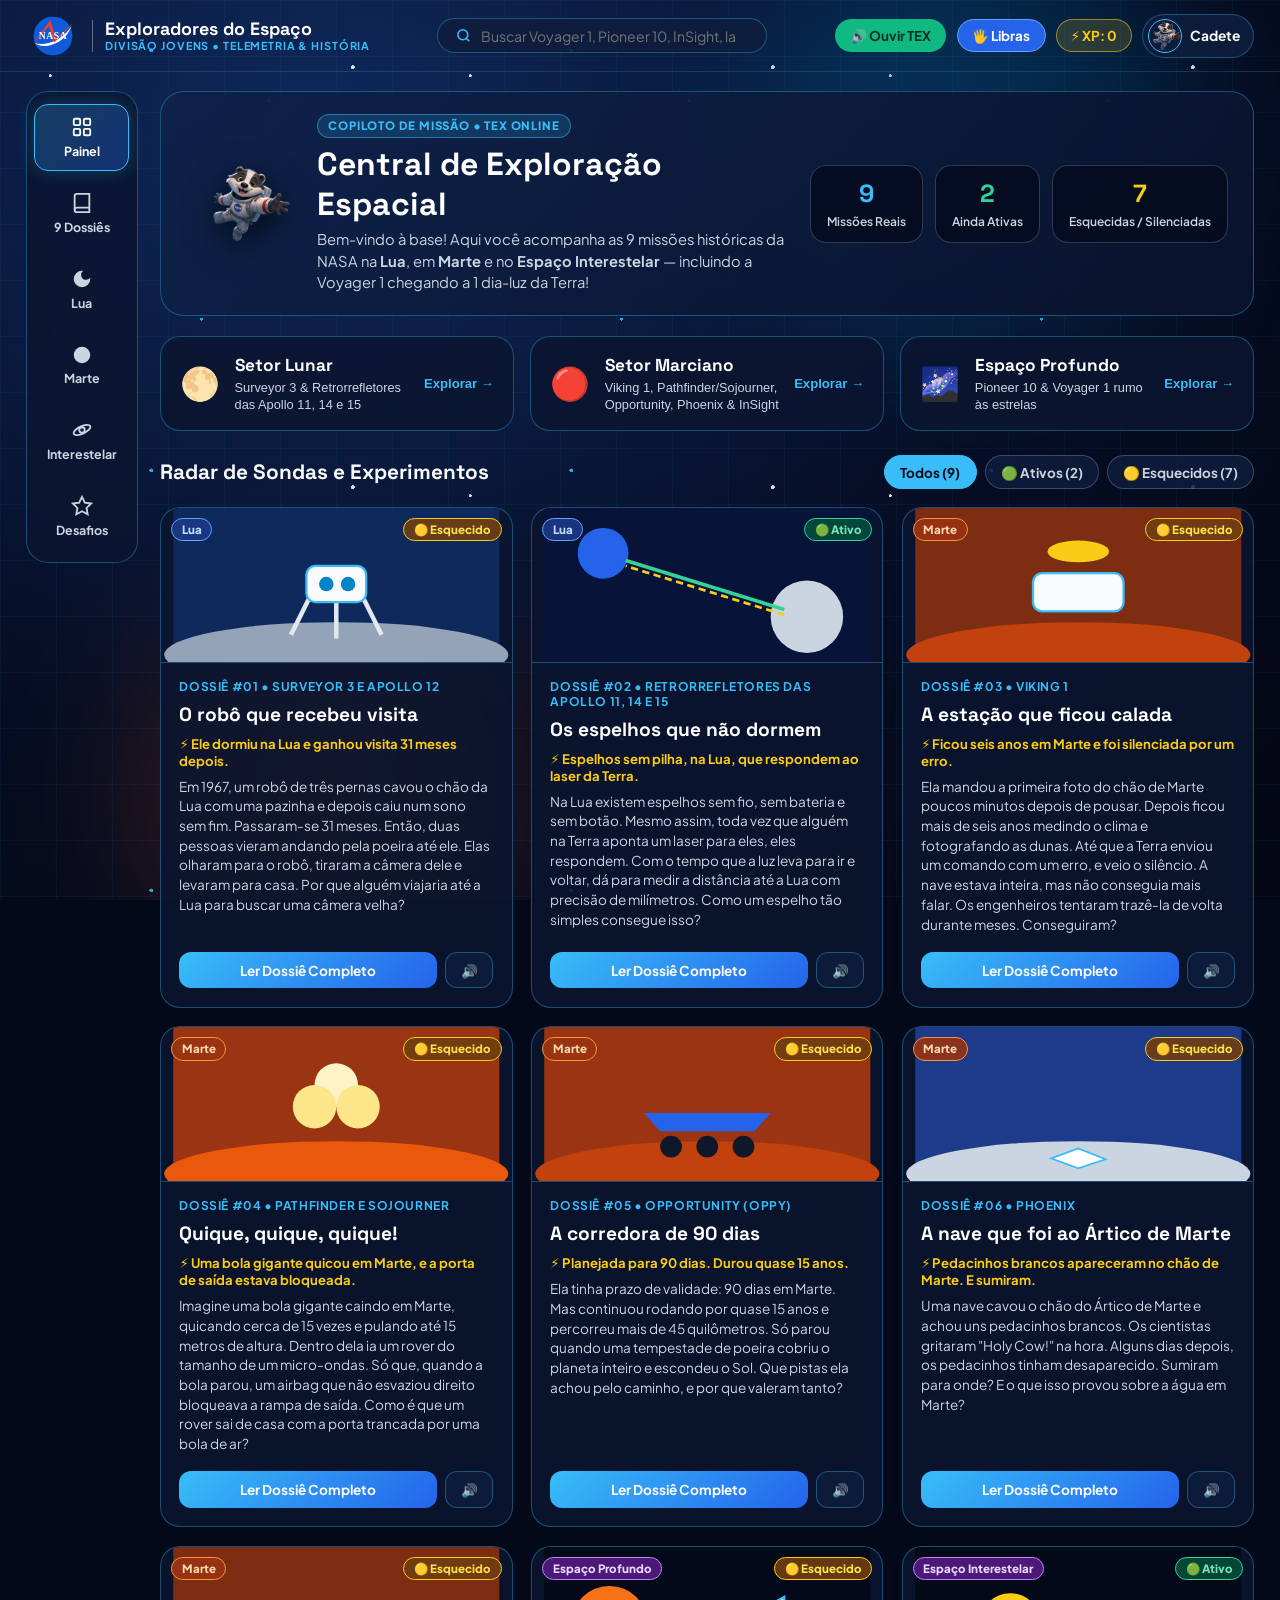
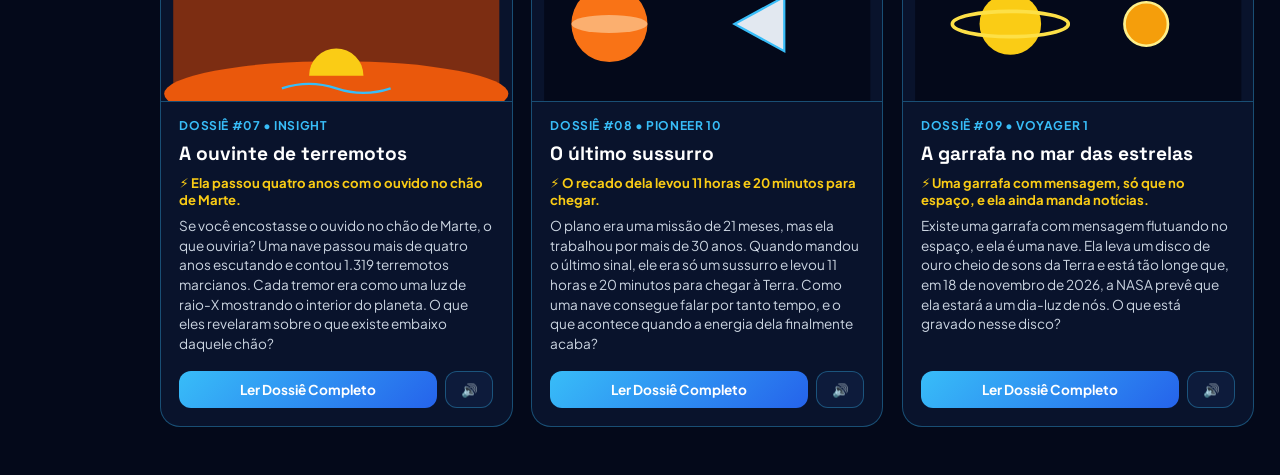
<file: painel-jovens.html>
<!DOCTYPE html>
<html lang="pt-BR">
<head>
  <meta charset="UTF-8" />
  <meta name="viewport" content="width=device-width, initial-scale=1.0" />
  <title>Exploradores do Espaço — Central Jovens NASA</title>
  <link rel="preconnect" href="https://fonts.googleapis.com" />
  <link rel="preconnect" href="https://fonts.gstatic.com" crossorigin />
  <link href="https://fonts.googleapis.com/css2?family=Plus+Jakarta+Sans:wght@400;500;600;700;800&family=Space+Grotesk:wght@600;700&display=swap" rel="stylesheet" />
  <link rel="stylesheet" href="painel-jovens.css" />
</head>
<body>

  <!-- FUNDO ESPACIAL PROFUNDO -->
  <div class="youth-space-bg" aria-hidden="true">
    <div class="stars-layer"></div>
    <div class="nebula-glow glow-cyan"></div>
    <div class="nebula-glow glow-amber"></div>
    <div class="orbit-grid"></div>
  </div>

  <!-- CABEÇALHO SUPERIOR -->
  <header class="youth-topbar">
    <a href="index.html" class="brand-area" title="Trocar perfil (Crianças / Jovens)">
      <svg class="nasa-meatball" viewBox="0 0 120 100" aria-hidden="true">
        <circle cx="60" cy="50" r="44" fill="#105bd8" />
        <path d="M18 66 C 42 84, 92 64, 102 26 C 86 58, 44 74, 18 66 Z" fill="#ffffff" />
        <path d="M14 68 L 54 14 L 66 56 L 106 20 L 63 65 L 51 27 Z" fill="#fc3d21" />
        <text x="60" y="56" text-anchor="middle" fill="#ffffff" font-family="Georgia, serif" font-weight="900" font-size="22" letter-spacing="1.2">NASA</text>
      </svg>
      <span class="brand-sep"></span>
      <span class="brand-title">
        <strong>Exploradores do Espaço</strong>
        <small>DIVISÃO JOVENS • TELEMETRIA & HISTÓRIA</small>
      </span>
    </a>

    <!-- Barra de Busca Global -->
    <div class="search-box-youth">
      <svg viewBox="0 0 24 24" fill="none" stroke="currentColor" stroke-width="2.2">
        <circle cx="11" cy="11" r="7" />
        <line x1="20" y1="20" x2="16.2" y2="16.2" />
      </svg>
      <input
        type="search"
        id="youth-search-input"
        placeholder="Buscar Voyager 1, Pioneer 10, InSight, laser..."
        aria-label="Buscar missão espacial"
        autocomplete="off"
      />
    </div>

    <!-- Acessibilidade Rápida (Áudio + Libras) e Perfil -->
    <div class="topbar-actions">
      <button type="button" id="btn-top-audio" class="hud-acc-btn btn-hud-audio" title="Ouvir briefing do TEX">
        🔊 Ouvir TEX
      </button>
      <button type="button" id="btn-top-libras" class="hud-acc-btn btn-hud-libras" title="Ativar intérprete de Libras">
        🖐️ Libras
      </button>
      <div class="xp-pill" title="Pontos de Exploração">
        <span>⚡ XP:</span>
        <strong id="youth-xp-counter">0</strong>
      </div>
      <a href="index.html" class="user-profile-pill" title="Voltar à seleção de perfil">
        <img
          id="avatar-tex-top"
          src="tex.jpg"
          data-fallbacks="tex.png,tex.jpeg,Gemini_Generated_Image_4clldn4clldn4cll-Photoroom.jpg,Gemini_Generated_Image_4clldn4clldn4cll-Photoroom.png"
          alt="Copiloto TEX"
        />
        <span id="youth-user-name">Cadete</span>
      </a>
    </div>
  </header>

  <!-- LAYOUT PRINCIPAL: SIDEBAR + CONTEÚDO MULTI-TELAS -->
  <div class="youth-layout">
    <!-- SIDEBAR DE NAVEGAÇÃO -->
    <aside class="youth-sidebar" aria-label="Navegação principal">
      <button type="button" class="nav-item active" data-view="painel">
        <svg viewBox="0 0 24 24" fill="none" stroke="currentColor" stroke-width="2">
          <rect x="3" y="3" width="7" height="7" rx="1.5" />
          <rect x="14" y="3" width="7" height="7" rx="1.5" />
          <rect x="3" y="14" width="7" height="7" rx="1.5" />
          <rect x="14" y="14" width="7" height="7" rx="1.5" />
        </svg>
        <span>Painel</span>
      </button>

      <button type="button" class="nav-item" data-view="dossies" data-destino="todos">
        <svg viewBox="0 0 24 24" fill="none" stroke="currentColor" stroke-width="2">
          <path d="M4 19.5A2.5 2.5 0 0 1 6.5 17H20" />
          <path d="M6.5 2H20v20H6.5A2.5 2.5 0 0 1 4 19.5v-15A2.5 2.5 0 0 1 6.5 2z" />
        </svg>
        <span>9 Dossiês</span>
      </button>

      <button type="button" class="nav-item" data-view="dossies" data-destino="lua">
        <svg viewBox="0 0 24 24" fill="currentColor">
          <path d="M12 3a9 9 0 1 0 9 9c0-.46-.04-.92-.1-1.36a5.389 5.389 0 0 1-4.4 2.26 5.403 5.403 0 0 1-3.14-9.8c-.44-.06-.9-.1-1.36-.1z" />
        </svg>
        <span>Lua</span>
      </button>

      <button type="button" class="nav-item" data-view="dossies" data-destino="marte">
        <svg viewBox="0 0 24 24" fill="currentColor">
          <circle cx="12" cy="12" r="9" />
        </svg>
        <span>Marte</span>
      </button>

      <button type="button" class="nav-item" data-view="dossies" data-destino="profundo">
        <svg viewBox="0 0 24 24" fill="none" stroke="currentColor" stroke-width="2">
          <circle cx="12" cy="12" r="3" />
          <ellipse cx="12" cy="12" rx="10" ry="4" transform="rotate(-25 12 12)" />
        </svg>
        <span>Interestelar</span>
      </button>

      <button type="button" class="nav-item" data-view="desafios">
        <svg viewBox="0 0 24 24" fill="none" stroke="currentColor" stroke-width="2">
          <polygon points="12 2 15.09 8.26 22 9.27 17 14.14 18.18 21.02 12 17.77 5.82 21.02 7 14.14 2 9.27 8.91 8.26 12 2" />
        </svg>
        <span>Desafios</span>
      </button>
    </aside>

    <!-- ÁREA DINÂMICA DAS TELAS -->
    <main class="youth-main">

      <!-- =========================================================
           TELA 1: PAINEL PRINCIPAL (RADAR DE TELEMETRIA + TEX)
           ========================================================= -->
      <section id="view-painel" class="screen-section">
        <!-- Banner do Copiloto TEX -->
        <div class="tex-command-banner">
          <div class="tex-command-left">
            <img
              id="tex-panel-img"
              src="tex.jpg"
              data-fallbacks="tex.png,tex.jpeg,Gemini_Generated_Image_4clldn4clldn4cll-Photoroom.jpg,Gemini_Generated_Image_4clldn4clldn4cll-Photoroom.png"
              alt="Copiloto TEX"
              class="tex-hud-avatar"
            />
            <div>
              <span class="hud-badge">COPILOTO DE MISSÃO • TEX ONLINE</span>
              <h1>Central de Exploração Espacial</h1>
              <p id="tex-hud-speech">
                Bem-vindo à base! Aqui você acompanha as 9 missões históricas da NASA na <strong>Lua</strong>, em <strong>Marte</strong> e no <strong>Espaço Interestelar</strong> — incluindo a Voyager 1 chegando a 1 dia-luz da Terra!
              </p>
            </div>
          </div>

          <div class="hud-kpi-group">
            <div class="kpi-box">
              <strong>9</strong>
              <span>Missões Reais</span>
            </div>
            <div class="kpi-box kpi-green">
              <strong>2</strong>
              <span>Ainda Ativas</span>
            </div>
            <div class="kpi-box kpi-amber">
              <strong>7</strong>
              <span>Esquecidas / Silenciadas</span>
            </div>
          </div>
        </div>

        <!-- Setores de Destino -->
        <div class="sectors-grid">
          <button type="button" class="sector-card sector-lua" data-jump-destino="lua">
            <span class="sector-icon">🌕</span>
            <div>
              <h3>Setor Lunar</h3>
              <p>Surveyor 3 & Retrorrefletores das Apollo 11, 14 e 15</p>
            </div>
            <span class="sector-arrow">Explorar →</span>
          </button>

          <button type="button" class="sector-card sector-marte" data-jump-destino="marte">
            <span class="sector-icon">🔴</span>
            <div>
              <h3>Setor Marciano</h3>
              <p>Viking 1, Pathfinder/Sojourner, Opportunity, Phoenix & InSight</p>
            </div>
            <span class="sector-arrow">Explorar →</span>
          </button>

          <button type="button" class="sector-card sector-deep" data-jump-destino="profundo">
            <span class="sector-icon">🌌</span>
            <div>
              <h3>Espaço Profundo</h3>
              <p>Pioneer 10 & Voyager 1 rumo às estrelas</p>
            </div>
            <span class="sector-arrow">Explorar →</span>
          </button>
        </div>

        <!-- Barra de Filtros de Status + Lista de Missões -->
        <div class="radar-toolbar">
          <h2>Radar de Sondas e Experimentos</h2>
          <div class="status-pills" role="tablist">
            <button type="button" class="status-pill active" data-status="todos">Todos (9)</button>
            <button type="button" class="status-pill" data-status="ativo">🟢 Ativos (2)</button>
            <button type="button" class="status-pill" data-status="esquecido">🟡 Esquecidos (7)</button>
          </div>
        </div>

        <div id="radar-missions-grid" class="radar-missions-grid"></div>
      </section>

      <!-- =========================================================
           TELA 2: OS 9 DOSSIÊS ILUSTRADOS + LEITOR COM ÁUDIO E LIBRAS
           ========================================================= -->
      <section id="view-dossies" class="screen-section hidden">
        <!-- Catálogo dos 9 Dossiês -->
        <div id="dossies-catalog-block">
          <div class="section-header-bar">
            <div>
              <span class="hud-badge">ARQUIVO HISTÓRICO NASA</span>
              <h2 id="dossies-heading">Todos os 9 Dossiês Espaciais</h2>
            </div>

            <div class="destino-filter-pills">
              <button type="button" class="dest-pill active" data-dest-filter="todos">🌌 Todos (9)</button>
              <button type="button" class="dest-pill" data-dest-filter="lua">🌕 Lua (2)</button>
              <button type="button" class="dest-pill" data-dest-filter="marte">🔴 Marte (5)</button>
              <button type="button" class="dest-pill" data-dest-filter="profundo">🛰️ Espaço Profundo (2)</button>
            </div>
          </div>

          <div id="dossies-cards-grid" class="dossies-cards-grid"></div>
        </div>

        <!-- Leitor Completo do Dossiê Selecionado -->
        <div id="dossie-reader-block" class="dossie-reader-shell hidden" aria-live="polite">
          <div class="reader-top-controls">
            <button type="button" id="btn-back-dossies" class="btn-outline-hud">
              ← Voltar aos Dossiês
            </button>

            <div class="reader-media-bar">
              <button type="button" id="btn-read-play" class="btn-media btn-play">🔊 Ouvir Dossiê</button>
              <button type="button" id="btn-read-pause" class="btn-media hidden">⏸️ Pausar</button>
              <button type="button" id="btn-read-stop" class="btn-media hidden">⏹️ Parar</button>
              <button type="button" id="btn-read-speed" class="btn-media">⚡ Vel: 1.0x</button>
              <button type="button" id="btn-read-libras" class="btn-media btn-libras">🖐️ Traduzir em Libras</button>
            </div>
          </div>

          <div class="reader-hero-grid">
            <div>
              <div id="reader-tags" class="reader-tags"></div>
              <h2 id="reader-story-title">Título</h2>
              <p id="reader-story-mission" class="reader-mission-sub">Missão</p>
              <blockquote id="reader-story-intro" class="reader-intro-quote"></blockquote>
            </div>

            <div class="reader-tex-card">
              <img
                id="tex-reader-avatar"
                src="tex.jpg"
                data-fallbacks="tex.png,tex.jpeg,Gemini_Generated_Image_4clldn4clldn4cll-Photoroom.jpg,Gemini_Generated_Image_4clldn4clldn4cll-Photoroom.png"
                alt="TEX analisando dossiê"
              />
              <div id="reader-tex-note">Análise do TEX carregada.</div>
            </div>
          </div>

          <div id="reader-audio-indicator" class="reader-audio-indicator hidden">
            <span>🎙️</span>
            <span id="reader-audio-status">Lendo dossiê em voz alta...</span>
          </div>

          <!-- Cenas Ilustradas em Estilo Graphic Novel / Diagrama Técnico -->
          <div id="reader-scenes-list" class="reader-scenes-list"></div>

          <!-- Fatos de Verdade -->
          <div class="facts-panel-youth">
            <h3>📡 Fatos de Verdade • Registros Oficiais</h3>
            <ul id="reader-true-facts"></ul>
          </div>

          <div class="reader-bottom-nav">
            <button type="button" id="btn-prev-dossie" class="btn-outline-hud">⬅️ Dossiê Anterior</button>
            <button type="button" id="btn-goto-desafios" class="btn-primary-hud">⚡ Testar Conhecimentos nos Desafios</button>
            <button type="button" id="btn-next-dossie" class="btn-outline-hud">Próximo Dossiê ➡️</button>
          </div>
        </div>
      </section>

      <!-- =========================================================
           TELA 3: DESAFIOS INTERATIVOS & SIMULADOR DE SINAL
           ========================================================= -->
      <section id="view-desafios" class="screen-section hidden">
        <div class="section-header-bar">
          <div>
            <span class="hud-badge">LABORATÓRIO INTERATIVO</span>
            <h2>Desafios de Telemetria e Ciência Espacial</h2>
          </div>

          <div class="challenge-tabs">
            <button type="button" class="chal-tab active" data-chal="classificar">🛰️ 1. Destino das 9 Missões</button>
            <button type="button" class="chal-tab" data-chal="quiz">🧠 2. Quiz Científico</button>
            <button type="button" class="chal-tab" data-chal="simulador">📡 3. Simulador de Luz & Rádio</button>
          </div>
        </div>

        <!-- DESAFIO 1: CLASSIFICAÇÃO DAS 9 MISSÕES -->
        <div id="chal-classificar" class="challenge-card">
          <div class="chal-top">
            <div>
              <h3>Missão 1: Aloque cada sonda ao seu setor espacial</h3>
              <p>Clique ou arraste cada equipamento para <strong>Lua</strong>, <strong>Marte</strong> ou <strong>Espaço Profundo</strong>.</p>
            </div>
            <button type="button" id="btn-reset-classificar" class="btn-outline-hud">🔄 Reiniciar</button>
          </div>

          <div id="youth-pool" class="youth-chips-pool"></div>

          <div class="three-zones-grid">
            <div class="drop-sector" data-sector="lua">
              <h4>🌕 LUA</h4>
              <small>Missões lunares</small>
              <div class="sector-dropped" id="drop-lua"></div>
            </div>

            <div class="drop-sector" data-sector="marte">
              <h4>🔴 MARTE</h4>
              <small>Landers e rovers marcianos</small>
              <div class="sector-dropped" id="drop-marte"></div>
            </div>

            <div class="drop-sector" data-sector="profundo">
              <h4>🌌 ESPAÇO PROFUNDO</h4>
              <small>Além de Júpiter e espaço interestelar</small>
              <div class="sector-dropped" id="drop-profundo"></div>
            </div>
          </div>

          <div id="classificar-done" class="victory-hud hidden">
            <h3>🎉 Todas as 9 missões alocadas com precisão! (+25 XP)</h3>
            <button type="button" class="btn-primary-hud" data-next-chal="quiz">Ir para o Quiz Científico →</button>
          </div>
        </div>

        <!-- DESAFIO 2: QUIZ CIENTÍFICO -->
        <div id="chal-quiz" class="challenge-card hidden">
          <div class="chal-top">
            <div>
              <h3>Missão 2: Quiz Científico das 9 Histórias</h3>
              <p id="youth-quiz-counter">Questão 1 de 7</p>
            </div>
            <button type="button" id="btn-speak-youth-quiz" class="btn-outline-hud">🔊 Ouvir Questão</button>
          </div>

          <div id="youth-quiz-box" class="youth-quiz-box">
            <span id="youth-quiz-tag" class="hud-badge">MISSÃO</span>
            <h4 id="youth-quiz-question">Carregando...</h4>
            <div id="youth-quiz-options" class="youth-quiz-options"></div>
            <div id="youth-quiz-feedback" class="youth-quiz-feedback hidden"></div>
          </div>

          <div id="youth-quiz-done" class="victory-hud hidden">
            <h3 id="youth-quiz-result">🏆 Quiz Finalizado!</h3>
            <div style="display:flex; gap:0.75rem; justify-content:center; flex-wrap:wrap; margin-top:0.75rem;">
              <button type="button" id="btn-restart-youth-quiz" class="btn-outline-hud">🔄 Refazer Quiz</button>
              <button type="button" class="btn-primary-hud" data-next-chal="simulador">Testar Simulador de Sinal →</button>
            </div>
          </div>
        </div>

        <!-- DESAFIO 3: SIMULADOR DE ATRASO DE SINAL (VELOCIDADE DA LUZ) -->
        <div id="chal-simulador" class="challenge-card hidden">
          <div class="chal-top">
            <div>
              <h3>Missão 3: Simulador de Comunicação na Velocidade da Luz</h3>
              <p>Mesmo viajando a quase 300.000 km/s, ondas de rádio e lasers levam tempo para atravessar o espaço. Escolha um alvo para simular o envio de um comando!</p>
            </div>
            <button type="button" id="btn-speak-sim" class="btn-outline-hud">🔊 Ouvir Explicação</button>
          </div>

          <div class="sim-targets-row">
            <button type="button" class="sim-target-btn active" data-target="lua">🌕 Espelhos Apollo (Lua)</button>
            <button type="button" class="sim-target-btn" data-target="marte">🔴 Rovers em Marte</button>
            <button type="button" class="sim-target-btn" data-target="pioneer">🛰️ Pioneer 10 (Último Sinal)</button>
            <button type="button" class="sim-target-btn" data-target="voyager">✨ Voyager 1 (Nov 2026)</button>
          </div>

          <div class="sim-telemetry-display">
            <div class="sim-track">
              <div class="sim-node">🌍 Terra</div>
              <div class="sim-beam-line">
                <div id="sim-pulse-dot" class="sim-pulse-dot"></div>
              </div>
              <div class="sim-node" id="sim-dest-label">🌕 Lua</div>
            </div>

            <div class="sim-metrics-grid">
              <div class="metric-card">
                <span>Distância Aproximada</span>
                <strong id="sim-distance">~384.400 km</strong>
              </div>
              <div class="metric-card">
                <span>Tempo do Sinal</span>
                <strong id="sim-time">~2,56 segundos (ida e volta)</strong>
              </div>
              <div class="metric-card">
                <span>Precisão / Registro</span>
                <strong id="sim-detail">Precisão de ~1 mm com laser</strong>
              </div>
            </div>

            <p id="sim-explanation" class="sim-explanation-text">
              Na Lua, os retrorrefletores das missões Apollo 11, 14 e 15 devolvem o pulso de laser da Terra em cerca de 2,5 segundos, permitindo medir a distância Terra-Lua com precisão de 1 milímetro!
            </p>

            <button type="button" id="btn-fire-signal" class="btn-primary-hud">
              📡 Disparar Pulso de Sinal Agora
            </button>
          </div>
        </div>
      </section>

    </main>
  </div>

  <script src="painel-jovens.js"></script>
  <script src="libras.js"></script>
</body>
</html>
</file>
<file: index.css>
/* =========================================================
   EXPLORADORES DO ESPAÇO — ESTILOS DA TELA INICIAL (index.css)
   ========================================================= */

:root {
  --bg-space-deep: #04091a;
  --text-white: #ffffff;
  --accent-cyan: #56ccf2;
  --kids-gold: #f6b93b;
  --teens-red: #e53935;
  --font-display: 'Fredoka', system-ui, sans-serif;
  --font-body: 'Plus Jakarta Sans', system-ui, -apple-system, sans-serif;
}

*,
*::before,
*::after {
  box-sizing: border-box;
  margin: 0;
  padding: 0;
}

html, body {
  min-height: 100vh;
  background-color: var(--bg-space-deep);
  color: var(--text-white);
  font-family: var(--font-body);
  overflow-x: hidden;
}

/* ---------------------------------------------------------
   1. ABERTURA ANIMADA DA NASA (SPLASH SCREEN)
   --------------------------------------------------------- */
.nasa-splash {
  position: fixed;
  inset: 0;
  z-index: 9999;
  background: radial-gradient(circle at center, #0d1f4d 0%, #030712 100%);
  display: flex;
  align-items: center;
  justify-content: center;
  transition: opacity 0.6s ease, visibility 0.6s ease;
}

.nasa-splash.fade-out {
  opacity: 0;
  visibility: hidden;
  pointer-events: none;
}

.splash-content {
  text-align: center;
  display: flex;
  flex-direction: column;
  align-items: center;
  gap: 1rem;
  animation: splashPop 0.75s cubic-bezier(0.22, 1, 0.36, 1);
}

.nasa-meatball-lg {
  width: 120px;
  height: 100px;
  filter: drop-shadow(0 0 28px rgba(16, 91, 216, 0.75));
}

.splash-title {
  font-family: var(--font-display);
  font-size: 1.45rem;
  font-weight: 700;
  letter-spacing: 0.14em;
  color: #f8fafc;
}

.splash-loader {
  width: 220px;
  height: 5px;
  background: rgba(255, 255, 255, 0.15);
  border-radius: 999px;
  overflow: hidden;
}

.splash-loader-bar {
  height: 100%;
  width: 0%;
  background: linear-gradient(90deg, #38bdf8, #f6b93b);
  animation: loadProgress 1.7s ease-out forwards;
}

.btn-skip-splash {
  margin-top: 0.45rem;
  background: transparent;
  border: 1px solid rgba(255, 255, 255, 0.25);
  color: #cbd5e1;
  padding: 0.35rem 0.9rem;
  border-radius: 999px;
  font-size: 0.82rem;
  cursor: pointer;
  transition: all 0.2s ease;
}

.btn-skip-splash:hover {
  background: rgba(255, 255, 255, 0.12);
  color: #ffffff;
}

@keyframes splashPop {
  from { opacity: 0; transform: scale(0.86); }
  to { opacity: 1; transform: scale(1); }
}

@keyframes loadProgress {
  to { width: 100%; }
}

/* ---------------------------------------------------------
   2. CENÁRIO ESPACIAL DE FUNDO
   --------------------------------------------------------- */
.space-backdrop {
  position: fixed;
  inset: 0;
  z-index: 0;
  pointer-events: none;
  background:
    radial-gradient(ellipse at 52% 0%, #11285e 0%, #07122e 50%, #030716 100%);
  overflow: hidden;
}

.stars-layer {
  position: absolute;
  inset: 0;
  background-image:
    radial-gradient(1.5px 1.5px at 7% 12%, #fff 90%, transparent),
    radial-gradient(2px 2px at 18% 36%, #bae6fd 90%, transparent),
    radial-gradient(1.5px 1.5px at 31% 14%, #fff 90%, transparent),
    radial-gradient(1.8px 1.8px at 45% 24%, #fde68a 90%, transparent),
    radial-gradient(1.5px 1.5px at 61% 16%, #fff 90%, transparent),
    radial-gradient(2px 2px at 75% 32%, #fff 90%, transparent),
    radial-gradient(1.5px 1.5px at 87% 20%, #bae6fd 90%, transparent),
    radial-gradient(1.5px 1.5px at 94% 68%, #fff 90%, transparent),
    radial-gradient(1.8px 1.8px at 13% 78%, #fff 90%, transparent),
    radial-gradient(1.5px 1.5px at 51% 86%, #bae6fd 90%, transparent);
  background-size: 540px 540px;
  animation: twinkle 6s infinite alternate ease-in-out;
}

.cosmic-ray {
  position: absolute;
  left: 6%;
  top: 12%;
  width: 620px;
  height: 220px;
  background: linear-gradient(90deg, rgba(186, 230, 253, 0.22), rgba(56, 189, 248, 0.05), transparent);
  filter: blur(36px);
  transform: rotate(-22deg);
}

.iss-station {
  position: absolute;
  left: 1.5%;
  top: 11.5%;
  width: 170px;
  opacity: 0.92;
  transform: rotate(-16deg);
  filter: drop-shadow(0 6px 14px rgba(0, 0, 0, 0.65));
}

.planet-earth {
  position: absolute;
  left: -195px;
  top: 23%;
  width: 450px;
  height: 450px;
  border-radius: 50%;
  background: radial-gradient(circle at 72% 34%, #7dd3fc 0%, #2563eb 36%, #0f172a 76%, #020617 100%);
  box-shadow:
    inset -28px -22px 65px rgba(0, 0, 0, 0.9),
    0 0 65px rgba(56, 189, 248, 0.48),
    3px -2px 12px rgba(186, 230, 253, 0.85);
  overflow: hidden;
}

.earth-clouds {
  position: absolute;
  inset: 0;
  background:
    radial-gradient(ellipse at 74% 36%, rgba(255, 255, 255, 0.62) 0%, transparent 44%),
    radial-gradient(ellipse at 64% 58%, rgba(255, 255, 255, 0.35) 0%, transparent 38%);
}

.earth-city-lights {
  position: absolute;
  right: 68px;
  top: 170px;
  width: 90px;
  height: 110px;
  background-image:
    radial-gradient(1.5px 1.5px at 20% 25%, #fde047 90%, transparent),
    radial-gradient(2px 2px at 45% 42%, #f59e0b 90%, transparent),
    radial-gradient(1.5px 1.5px at 35% 65%, #fde047 90%, transparent),
    radial-gradient(1.8px 1.8px at 60% 55%, #fbbf24 90%, transparent),
    radial-gradient(1.5px 1.5px at 50% 80%, #fde047 90%, transparent);
  opacity: 0.85;
}

.planet-shadow-orb {
  position: absolute;
  right: 13.5%;
  top: 2%;
  width: 110px;
  height: 110px;
  border-radius: 50%;
  background: radial-gradient(circle at 28% 28%, #1e293b 0%, #090d16 70%);
  opacity: 0.55;
}

.planet-moon {
  position: absolute;
  right: -45px;
  top: 8.5%;
  width: 265px;
  height: 265px;
  border-radius: 50%;
  background: radial-gradient(circle at 28% 30%, #f1f5f9 0%, #94a3b8 54%, #1e293b 100%);
  box-shadow: inset -34px -22px 58px rgba(2, 6, 23, 0.88);
  overflow: hidden;
}

.moon-mare {
  position: absolute;
  border-radius: 50%;
  background: rgba(51, 65, 85, 0.35);
  filter: blur(4px);
}
.moon-mare.m-a { width: 95px; height: 70px; top: 48px; left: 42px; transform: rotate(-20deg); }
.moon-mare.m-b { width: 85px; height: 85px; top: 96px; left: 96px; }

.moon-crater {
  position: absolute;
  border-radius: 50%;
  background: rgba(71, 85, 105, 0.32);
  box-shadow: inset 2px 2px 5px rgba(15, 23, 42, 0.45);
}
.moon-crater.c1 { width: 36px; height: 36px; top: 44px; left: 66px; }
.moon-crater.c2 { width: 24px; height: 24px; top: 116px; left: 46px; }
.moon-crater.c3 { width: 48px; height: 48px; top: 102px; left: 112px; }
.moon-crater.c4 { width: 22px; height: 22px; top: 46px; left: 138px; }
.moon-crater.c5 { width: 30px; height: 30px; top: 168px; left: 86px; }

.planet-mars {
  position: absolute;
  right: 16px;
  top: 30.5%;
  width: 175px;
  height: 175px;
  border-radius: 50%;
  background: radial-gradient(circle at 28% 28%, #fb923c 0%, #c2410c 52%, #431407 100%);
  box-shadow: inset -24px -18px 42px rgba(0, 0, 0, 0.85);
  overflow: hidden;
}

.mars-region {
  position: absolute;
  border-radius: 50%;
  background: rgba(67, 20, 7, 0.4);
  filter: blur(2px);
}
.mars-region.r1 { width: 64px; height: 28px; top: 58px; left: 28px; transform: rotate(-18deg); }
.mars-region.r2 { width: 48px; height: 24px; top: 104px; left: 66px; }
.mars-region.r3 { width: 32px; height: 14px; top: 32px; left: 62px; }

@keyframes twinkle {
  from { opacity: 0.7; }
  to { opacity: 1; }
}

/* ---------------------------------------------------------
   3. BARRA DE NAVEGAÇÃO SUPERIOR
   --------------------------------------------------------- */
.top-navbar {
  position: relative;
  z-index: 20;
  padding: 0.9rem 2.6rem;
}

.navbar-container {
  max-width: 1380px;
  margin: 0 auto;
  display: flex;
  align-items: center;
  justify-content: space-between;
  gap: 1.5rem;
}

.brand-lockup {
  display: flex;
  align-items: center;
  gap: 0.9rem;
  text-decoration: none;
  color: #ffffff;
}

.nasa-logo-nav {
  width: 62px;
  height: 52px;
  flex-shrink: 0;
}

.brand-divider {
  width: 1.5px;
  height: 36px;
  background: rgba(255, 255, 255, 0.5);
}

.brand-name {
  display: flex;
  flex-direction: column;
  line-height: 1.14;
  font-size: 1.05rem;
  letter-spacing: 0.04em;
}

.main-nav {
  display: flex;
  align-items: center;
  gap: 2.3rem;
}

.nav-item {
  position: relative;
  display: inline-flex;
  align-items: center;
  gap: 0.5rem;
  color: #cbd5e1;
  text-decoration: none;
  font-weight: 600;
  font-size: 0.96rem;
  padding: 0.45rem 0.25rem;
  transition: color 0.2s ease;
}

.nav-item:hover,
.nav-item.active {
  color: #ffffff;
}

.nav-item.active .nav-icon {
  color: #60a5fa;
}

.nav-item.active::after {
  content: '';
  position: absolute;
  left: 0;
  right: 0;
  bottom: -4px;
  height: 3px;
  border-radius: 999px;
  background: #60a5fa;
  box-shadow: 0 0 10px #60a5fa;
}

.nav-icon {
  width: 18px;
  height: 18px;
}

.btn-entrar {
  display: inline-flex;
  align-items: center;
  gap: 0.55rem;
  background: rgba(15, 23, 42, 0.5);
  border: 1.5px solid rgba(255, 255, 255, 0.65);
  color: #ffffff;
  padding: 0.5rem 1.35rem;
  border-radius: 999px;
  font-family: var(--font-body);
  font-weight: 600;
  font-size: 0.94rem;
  cursor: pointer;
  backdrop-filter: blur(8px);
  transition: all 0.22s ease;
}

.btn-entrar:hover {
  background: rgba(56, 189, 248, 0.22);
  border-color: #7dd3fc;
  transform: translateY(-1px);
}

.user-icon {
  width: 18px;
  height: 18px;
}

/* ---------------------------------------------------------
   4. SEÇÃO HERO + MASCOTE TEX
   --------------------------------------------------------- */
.main-content {
  position: relative;
  z-index: 10;
  max-width: 1200px;
  margin: 0 auto;
  padding: 0.1rem 2rem 1.5rem;
}

.hero-section {
  display: grid;
  grid-template-columns: 1.1fr 0.9fr;
  align-items: center;
  gap: 0.5rem;
  min-height: 250px;
}

.hero-text {
  padding-left: 2.6rem;
}

.hero-title {
  font-family: var(--font-body);
  font-size: clamp(2.15rem, 4vw, 3.45rem);
  font-weight: 800;
  line-height: 1.09;
  letter-spacing: -0.02em;
  color: #ffffff;
  text-shadow: 0 6px 24px rgba(2, 6, 23, 0.8);
}

.text-highlight {
  color: var(--accent-cyan);
}

.hero-subtitle {
  margin-top: 1rem;
  font-size: clamp(0.98rem, 1.4vw, 1.2rem);
  line-height: 1.45;
  color: #e2e8f0;
  font-weight: 500;
}

.tex-mascot-stage {
  position: relative;
  display: flex;
  justify-content: center;
  align-items: center;
  cursor: pointer;
  user-select: none;
  outline: none;
  margin-top: -16px;
  margin-bottom: -14px;
  z-index: 8;
}

.tex-mascot-img {
  width: 380px;
  max-width: 100%;
  height: auto;
  display: block;
  object-fit: contain;
  animation: texFloat 3.8s ease-in-out infinite;
  filter: drop-shadow(0 16px 24px rgba(2, 6, 23, 0.75));
}

.tex-mascot-img.tex-fallback-blend {
  mix-blend-mode: lighten;
}

.tex-speech-bubble {
  position: absolute;
  top: 12px;
  left: -32px;
  max-width: 220px;
  background: rgba(15, 23, 42, 0.92);
  border: 1.5px solid #56ccf2;
  color: #f8fafc;
  padding: 0.62rem 0.92rem;
  border-radius: 16px;
  font-size: 0.84rem;
  line-height: 1.35;
  box-shadow: 0 10px 25px rgba(0, 0, 0, 0.5);
  opacity: 0;
  transform: translateY(6px) scale(0.95);
  transition: all 0.25s ease;
  pointer-events: none;
  z-index: 9;
}

.tex-mascot-stage:hover .tex-speech-bubble,
.tex-mascot-stage.speaking .tex-speech-bubble {
  opacity: 1;
  transform: translateY(0) scale(1);
}

@keyframes texFloat {
  0%, 100% { transform: translateY(0px) rotate(-1deg); }
  50% { transform: translateY(-9px) rotate(1.5deg); }
}

/* ---------------------------------------------------------
   5. DIVISOR "COMO VOCÊ QUER EXPLORAR?"
   --------------------------------------------------------- */
.mode-divider {
  position: relative;
  z-index: 5;
  display: flex;
  align-items: center;
  justify-content: center;
  gap: 1.25rem;
  margin: 0.25rem 0 1.35rem;
}

.mode-divider h2 {
  font-size: clamp(1.2rem, 1.9vw, 1.52rem);
  font-weight: 700;
  color: #ffffff;
  white-space: nowrap;
  text-shadow: 0 2px 12px rgba(0, 0, 0, 0.7);
}

.divider-line {
  height: 1.5px;
  width: 170px;
  max-width: 22vw;
  background: linear-gradient(90deg, transparent, rgba(255, 255, 255, 0.6), transparent);
}

/* ---------------------------------------------------------
   6. CARDS DE SELEÇÃO COM AS IMAGENS ENVIADAS
   --------------------------------------------------------- */
.cards-grid {
  position: relative;
  z-index: 5;
  display: grid;
  grid-template-columns: repeat(2, 1fr);
  gap: 2rem;
  align-items: stretch;
}

.role-card-link {
  position: relative;
  display: block;
  border-radius: 22px;
  overflow: hidden;
  text-decoration: none;
  aspect-ratio: 16 / 8.7;
  transition: transform 0.28s cubic-bezier(0.22, 1, 0.36, 1), box-shadow 0.28s ease;
  background: #08122b;
}

.role-card-img {
  width: 100%;
  height: 100%;
  display: block;
  object-fit: cover;
  transform: scale(1.035);
  border-radius: 22px;
}

.role-card-link:hover {
  transform: translateY(-6px) scale(1.01);
}

.card-criancas {
  box-shadow:
    0 14px 36px rgba(0, 0, 0, 0.6),
    0 0 22px rgba(246, 185, 59, 0.25);
}

.card-criancas:hover {
  box-shadow:
    0 20px 44px rgba(0, 0, 0, 0.7),
    0 0 36px rgba(246, 185, 59, 0.55);
}

.card-jovens {
  box-shadow:
    0 14px 36px rgba(0, 0, 0, 0.6),
    0 0 22px rgba(229, 57, 53, 0.25);
}

.card-jovens:hover {
  box-shadow:
    0 20px 44px rgba(0, 0, 0, 0.7),
    0 0 36px rgba(229, 57, 53, 0.55);
}

/* ---------------------------------------------------------
   7. RODAPÉ INFORMATIVO
   --------------------------------------------------------- */
.bottom-info {
  margin-top: 1.35rem;
  display: flex;
  align-items: center;
  justify-content: center;
  gap: 0.6rem;
  color: #e2e8f0;
  font-size: 0.94rem;
  font-weight: 500;
}

.info-badge {
  width: 22px;
  height: 22px;
  border-radius: 50%;
  border: 1.5px solid #94a3b8;
  display: inline-flex;
  align-items: center;
  justify-content: center;
  font-family: Georgia, serif;
  font-style: italic;
  font-weight: 700;
  font-size: 0.85rem;
  color: #ffffff;
}

/* ---------------------------------------------------------
   8. MODAL DE LOGIN / MODO VISITANTE
   --------------------------------------------------------- */
.modal-backdrop {
  position: fixed;
  inset: 0;
  z-index: 100;
  background: rgba(3, 7, 18, 0.78);
  backdrop-filter: blur(8px);
  display: flex;
  align-items: center;
  justify-content: center;
  padding: 1rem;
}

.modal-backdrop.hidden {
  display: none;
}

.modal-card {
  position: relative;
  width: 100%;
  max-width: 430px;
  background: linear-gradient(180deg, #0f1e45 0%, #09122b 100%);
  border: 1.5px solid rgba(86, 204, 242, 0.45);
  border-radius: 22px;
  padding: 2rem;
  box-shadow: 0 24px 60px rgba(0, 0, 0, 0.75);
}

.modal-close {
  position: absolute;
  top: 14px;
  right: 16px;
  background: transparent;
  border: none;
  color: #94a3b8;
  font-size: 1.7rem;
  cursor: pointer;
}

.modal-close:hover {
  color: #ffffff;
}

.modal-tag {
  display: inline-block;
  font-size: 0.72rem;
  font-weight: 800;
  letter-spacing: 0.1em;
  color: #56ccf2;
  margin-bottom: 0.4rem;
}

.modal-header h3 {
  font-family: var(--font-display);
  font-size: 1.45rem;
  margin-bottom: 0.4rem;
}

.modal-header p {
  font-size: 0.9rem;
  color: #cbd5e1;
  line-height: 1.4;
}

.modal-form {
  margin-top: 1.35rem;
  display: flex;
  flex-direction: column;
  gap: 0.85rem;
}

.modal-form label {
  font-size: 0.86rem;
  font-weight: 600;
  color: #e2e8f0;
}

.modal-form input[type="text"] {
  background: rgba(15, 23, 42, 0.85);
  border: 1.5px solid rgba(148, 163, 184, 0.4);
  border-radius: 12px;
  padding: 0.72rem 0.95rem;
  color: #ffffff;
  font-size: 0.96rem;
  outline: none;
}

.modal-form input[type="text"]:focus {
  border-color: #56ccf2;
}

.perfil-radio-group {
  display: grid;
  grid-template-columns: 1fr 1fr;
  gap: 0.75rem;
}

.radio-pill {
  display: flex;
  align-items: center;
  justify-content: center;
  gap: 0.4rem;
  padding: 0.65rem;
  border-radius: 12px;
  border: 1.5px solid rgba(148, 163, 184, 0.35);
  background: rgba(15, 23, 42, 0.6);
  cursor: pointer;
}

.radio-pill input {
  accent-color: #56ccf2;
}

.btn-submit-login {
  margin-top: 0.4rem;
  background: linear-gradient(90deg, #2563eb, #38bdf8);
  border: none;
  border-radius: 999px;
  padding: 0.78rem;
  color: #ffffff;
  font-family: var(--font-display);
  font-size: 1.05rem;
  font-weight: 700;
  cursor: pointer;
  transition: transform 0.2s ease;
}

.btn-submit-login:hover {
  transform: translateY(-2px);
}

.modal-footer-guest {
  margin-top: 1.1rem;
  text-align: center;
}

.btn-guest-link {
  background: transparent;
  border: none;
  color: #93c5fd;
  font-size: 0.85rem;
  text-decoration: underline;
  cursor: pointer;
}

/* ---------------------------------------------------------
   9. RESPONSIVIDADE
   --------------------------------------------------------- */
@media (max-width: 960px) {
  .hero-section {
    grid-template-columns: 1fr;
    text-align: center;
  }

  .hero-text {
    padding-left: 0;
  }

  .cards-grid {
    grid-template-columns: 1fr;
    gap: 1.75rem;
  }
}

@media (max-width: 640px) {
  .top-navbar {
    padding: 0.9rem 1.1rem;
  }

  .main-nav {
    display: none;
  }

  .tex-mascot-img {
    width: 280px;
  }
}
</file>
<file: historias-criancas.css>
/* =========================================================
   EXPLORADORES DO ESPAÇO — HISTÓRIAS ILUSTRADAS (historias-criancas.css)
   ========================================================= */

:root {
  --sky-top: #071338;
  --yellow-main: #facc15;
  --yellow-bright: #fde047;
  --navy-text: #0f172a;
  --ink-black: #0f172a;
  --comic-paper: #fffdf7;
  --font-comic: 'Bangers', 'Fredoka', cursive, sans-serif;
  --font-kid: 'Fredoka', system-ui, sans-serif;
  --font-clean: 'Plus Jakarta Sans', system-ui, sans-serif;
}

*,
*::before,
*::after {
  box-sizing: border-box;
  margin: 0;
  padding: 0;
}

html, body {
  min-height: 100vh;
  font-family: var(--font-kid);
  color: #ffffff;
  background-color: var(--sky-top);
  overflow-x: hidden;
}

.hidden {
  display: none !important;
}

/* ---------------------------------------------------------
   1. FUNDO ESPACIAL
   --------------------------------------------------------- */
.kids-space-bg {
  position: fixed;
  inset: 0;
  z-index: 0;
  pointer-events: none;
  background: radial-gradient(ellipse at 50% 15%, #1e40af 0%, #0d2159 55%, #060f2e 100%);
  overflow: hidden;
}

.twinkle-stars {
  position: absolute;
  inset: 0;
  background-image:
    radial-gradient(2px 2px at 14% 16%, #fde047 90%, transparent),
    radial-gradient(2.5px 2.5px at 32% 10%, #fff 90%, transparent),
    radial-gradient(2px 2px at 54% 22%, #fde047 90%, transparent),
    radial-gradient(2px 2px at 76% 14%, #fff 90%, transparent),
    radial-gradient(2.5px 2.5px at 88% 35%, #fde047 90%, transparent);
  background-size: 460px 460px;
}

.bg-moon {
  position: absolute;
  left: 4%;
  top: 8%;
  width: 190px;
  height: 190px;
  border-radius: 50%;
  background: radial-gradient(circle at 35% 30%, #e2e8f0 0%, #94a3b8 65%, #64748b 100%);
  opacity: 0.45;
}
.bg-moon .crater { position: absolute; border-radius: 50%; background: rgba(71, 85, 105, 0.35); }
.crater.cr1 { width: 32px; height: 32px; top: 38px; left: 40px; }
.crater.cr2 { width: 20px; height: 20px; top: 88px; left: 32px; }
.crater.cr3 { width: 38px; height: 38px; top: 72px; left: 82px; }

.bg-jupiter {
  position: absolute;
  right: 9%;
  top: 5%;
  width: 120px;
  height: 120px;
  border-radius: 50%;
  opacity: 0.55;
  background: linear-gradient(165deg, #f97316, #fed7aa, #ea580c, #ffedd5, #9a3412);
}

.bg-earth {
  position: absolute;
  right: -40px;
  bottom: 8%;
  width: 240px;
  height: 240px;
  border-radius: 50%;
  opacity: 0.5;
  background: radial-gradient(circle at 35% 30%, #38bdf8 0%, #2563eb 65%, #1e3a8a 100%);
}

.lunar-horizon {
  position: absolute;
  left: -5%;
  right: -5%;
  bottom: -55px;
  height: 115px;
  border-radius: 50% 50% 0 0 / 40px 40px 0 0;
  background: linear-gradient(180deg, #cbd5e1 0%, #64748b 100%);
  opacity: 0.45;
}

/* ---------------------------------------------------------
   2. CABEÇALHO E SIDEBAR
   --------------------------------------------------------- */
.kids-topbar {
  position: relative;
  z-index: 30;
  max-width: 1440px;
  margin: 0 auto;
  padding: 0.85rem 1.8rem;
  display: flex;
  align-items: center;
  justify-content: space-between;
  gap: 1rem;
}

.brand-area {
  display: inline-flex;
  align-items: center;
  gap: 0.75rem;
  text-decoration: none;
  color: #ffffff;
}

.nasa-meatball { width: 58px; height: 48px; }
.brand-sep { width: 2px; height: 34px; background: rgba(255, 255, 255, 0.55); }
.brand-title { display: flex; flex-direction: column; line-height: 1.05; font-size: 1.18rem; }
.brand-star { width: 24px; height: 24px; }

.search-pill {
  display: flex;
  align-items: center;
  gap: 0.6rem;
  background: #ffffff;
  border-radius: 999px;
  padding: 0.5rem 1.2rem;
  width: 320px;
  max-width: 44vw;
  box-shadow: 0 6px 18px rgba(2, 6, 23, 0.35);
}

.search-icon { width: 18px; height: 18px; color: #475569; flex-shrink: 0; }
.search-pill input {
  border: none;
  outline: none;
  width: 100%;
  font-family: var(--font-clean);
  font-size: 0.92rem;
  font-weight: 600;
  color: #0f172a;
}

.profile-avatar-btn {
  display: inline-flex;
  align-items: center;
  gap: 0.55rem;
  text-decoration: none;
  color: #ffffff;
  background: rgba(15, 37, 94, 0.78);
  border: 1.5px solid rgba(147, 197, 253, 0.5);
  padding: 0.3rem 0.9rem 0.3rem 0.35rem;
  border-radius: 999px;
}

.avatar-circle {
  width: 42px;
  height: 42px;
  border-radius: 50%;
  border: 2px solid var(--yellow-main);
  background: #0b1b48;
  overflow: hidden;
}

.avatar-circle img {
  width: 100%;
  height: 100%;
  object-fit: cover;
  display: block;
}

.header-user-tag {
  font-size: 0.92rem;
  font-weight: 700;
  color: var(--yellow-bright);
}

.dashboard-layout {
  position: relative;
  z-index: 15;
  max-width: 1420px;
  margin: 0 auto;
  padding: 0.2rem 1.8rem 2.5rem;
  display: grid;
  grid-template-columns: 108px 1fr;
  gap: 1.4rem;
  align-items: start;
}

.kids-sidebar {
  width: 104px;
  background: rgba(11, 27, 72, 0.82);
  border: 1.5px solid rgba(96, 165, 250, 0.38);
  border-radius: 24px;
  padding: 0.75rem 0.45rem;
  display: flex;
  flex-direction: column;
  gap: 0.65rem;
  backdrop-filter: blur(10px);
}

.side-link {
  display: flex;
  flex-direction: column;
  align-items: center;
  justify-content: center;
  gap: 0.3rem;
  padding: 0.75rem 0.35rem;
  border-radius: 16px;
  border: none;
  background: transparent;
  text-decoration: none;
  color: #ffffff;
  font-family: var(--font-kid);
  font-size: 0.9rem;
  font-weight: 600;
  cursor: pointer;
  transition: transform 0.18s ease, background 0.18s ease;
}

.side-link svg { width: 24px; height: 24px; }
.side-link:hover { background: rgba(255, 255, 255, 0.14); transform: scale(1.03); }
.side-link.active {
  background: linear-gradient(180deg, #fde047 0%, #facc15 100%);
  color: var(--navy-text);
  font-weight: 700;
  box-shadow: 0 6px 16px rgba(250, 204, 21, 0.45);
}

/* ---------------------------------------------------------
   3. CATÁLOGO DE MINI-HISTÓRIAS (CHAMADAS ILUSTRADAS)
   --------------------------------------------------------- */
.catalogo-hero {
  background: linear-gradient(180deg, rgba(21, 51, 126, 0.85) 0%, rgba(12, 31, 84, 0.92) 100%);
  border: 2.5px solid rgba(96, 165, 250, 0.65);
  border-radius: 28px;
  padding: 1.25rem 1.6rem;
  margin-bottom: 1.5rem;
  display: flex;
  align-items: center;
  justify-content: space-between;
  gap: 1.2rem;
  flex-wrap: wrap;
  backdrop-filter: blur(10px);
}

.tex-guide-card {
  display: flex;
  align-items: center;
  gap: 1.1rem;
  flex: 1 1 480px;
}

.tex-guide-img {
  width: 118px;
  height: auto;
  flex-shrink: 0;
  filter: drop-shadow(0 8px 14px rgba(0, 0, 0, 0.55));
}

.tex-fallback-blend {
  mix-blend-mode: lighten;
}

.comic-tag {
  display: inline-block;
  background: var(--yellow-main);
  color: var(--ink-black);
  font-family: var(--font-clean);
  font-size: 0.72rem;
  font-weight: 800;
  letter-spacing: 0.06em;
  padding: 0.2rem 0.65rem;
  border-radius: 999px;
  border: 2px solid var(--ink-black);
  margin-bottom: 0.35rem;
}

.tex-speech-comic h1 {
  font-size: clamp(1.5rem, 2.5vw, 2.1rem);
  color: var(--yellow-bright);
  text-shadow: 0 3px 10px rgba(0, 0, 0, 0.5);
}

.tex-speech-comic p {
  margin-top: 0.25rem;
  font-family: var(--font-clean);
  font-size: 0.93rem;
  color: #e2e8f0;
  line-height: 1.4;
}

.local-tabs {
  display: flex;
  gap: 0.55rem;
  flex-wrap: wrap;
}

.local-tab {
  background: rgba(15, 23, 42, 0.65);
  border: 2px solid rgba(147, 197, 253, 0.5);
  color: #ffffff;
  font-family: var(--font-kid);
  font-size: 0.98rem;
  font-weight: 600;
  padding: 0.55rem 1.05rem;
  border-radius: 999px;
  cursor: pointer;
  transition: all 0.2s ease;
}

.local-tab:hover {
  border-color: var(--yellow-bright);
}

.local-tab.active {
  background: linear-gradient(180deg, #fde047 0%, #facc15 100%);
  color: var(--ink-black);
  border-color: var(--ink-black);
  font-weight: 700;
  box-shadow: 0 4px 0 var(--ink-black);
}

/* Grid de Cards de Mini-Histórias */
.stories-cards-grid {
  display: grid;
  grid-template-columns: repeat(auto-fill, minmax(310px, 1fr));
  gap: 1.4rem;
}

.story-teaser-card {
  background: var(--comic-paper);
  color: var(--ink-black);
  border: 3.5px solid var(--ink-black);
  border-radius: 22px;
  box-shadow: 6px 6px 0px rgba(2, 6, 23, 0.85);
  overflow: hidden;
  display: flex;
  flex-direction: column;
  justify-content: space-between;
  transition: transform 0.22s ease, box-shadow 0.22s ease;
}

.story-teaser-card:hover {
  transform: translateY(-6px) rotate(-0.5deg);
  box-shadow: 9px 10px 0px var(--yellow-main);
}

.teaser-art-box {
  position: relative;
  height: 175px;
  border-bottom: 3.5px solid var(--ink-black);
  display: flex;
  align-items: center;
  justify-content: center;
  overflow: hidden;
}

.teaser-art-box.lua {
  background: linear-gradient(180deg, #1e3a8a 0%, #3b82f6 100%);
}

.teaser-art-box.marte {
  background: linear-gradient(180deg, #9a3412 0%, #fb923c 100%);
}

.teaser-art-box svg {
  width: 100%;
  height: 100%;
}

.teaser-badges {
  position: absolute;
  top: 10px;
  left: 10px;
  right: 10px;
  display: flex;
  justify-content: space-between;
  gap: 0.4rem;
}

.comic-pill-badge {
  font-family: var(--font-clean);
  font-size: 0.74rem;
  font-weight: 800;
  padding: 0.22rem 0.65rem;
  border-radius: 999px;
  border: 2px solid var(--ink-black);
  box-shadow: 2px 2px 0 var(--ink-black);
}

.comic-pill-badge.lua { background: #dbeafe; color: #1e3a8a; }
.comic-pill-badge.marte { background: #ffedd5; color: #9a3412; }
.comic-pill-badge.ativo { background: #bbf7d0; color: #14532d; }
.comic-pill-badge.esquecido { background: #fef08a; color: #713f12; }

.teaser-body {
  padding: 1.05rem 1.15rem 1.2rem;
  display: flex;
  flex-direction: column;
  gap: 0.55rem;
  flex: 1;
}

.teaser-mission-label {
  font-family: var(--font-clean);
  font-size: 0.78rem;
  font-weight: 800;
  text-transform: uppercase;
  letter-spacing: 0.05em;
  color: #1d4ed8;
}

.teaser-body h3 {
  font-family: var(--font-kid);
  font-size: 1.32rem;
  line-height: 1.15;
  color: var(--ink-black);
}

.teaser-chamada {
  background: #fef9c3;
  border-left: 4px solid #eab308;
  padding: 0.4rem 0.65rem;
  font-family: var(--font-clean);
  font-size: 0.83rem;
  font-weight: 800;
  color: #713f12;
  border-radius: 0 8px 8px 0;
}

.teaser-mini-story {
  font-family: var(--font-clean);
  font-size: 0.86rem;
  line-height: 1.45;
  color: #334155;
  flex: 1;
}

.teaser-actions {
  margin-top: 0.5rem;
  display: grid;
  grid-template-columns: 1fr auto;
  gap: 0.55rem;
}

.btn-open-comic {
  background: linear-gradient(180deg, #fde047 0%, #facc15 100%);
  color: var(--ink-black);
  border: 2.5px solid var(--ink-black);
  border-radius: 14px;
  padding: 0.6rem 0.8rem;
  font-family: var(--font-kid);
  font-size: 0.96rem;
  font-weight: 700;
  cursor: pointer;
  box-shadow: 3px 3px 0 var(--ink-black);
  transition: transform 0.15s ease;
}

.btn-open-comic:hover {
  transform: translate(-1px, -1px);
  background: #fef08a;
}

.btn-quick-listen {
  background: #2563eb;
  color: #ffffff;
  border: 2.5px solid var(--ink-black);
  border-radius: 14px;
  padding: 0.6rem 0.85rem;
  font-family: var(--font-kid);
  font-size: 0.96rem;
  font-weight: 700;
  cursor: pointer;
  box-shadow: 3px 3px 0 var(--ink-black);
}

.btn-quick-listen:hover {
  background: #1d4ed8;
}

/* ---------------------------------------------------------
   4. LEITOR DE QUADRINHOS ILUSTRADOS + ÁUDIO + LIBRAS
   --------------------------------------------------------- */
.leitor-section {
  background: linear-gradient(180deg, rgba(16, 40, 102, 0.92) 0%, rgba(9, 23, 66, 0.96) 100%);
  border: 2.5px solid rgba(96, 165, 250, 0.7);
  border-radius: 28px;
  padding: 1.4rem 1.6rem 2rem;
  box-shadow: 0 22px 55px rgba(2, 6, 23, 0.75);
}

.reader-toolbar {
  display: flex;
  align-items: center;
  justify-content: space-between;
  gap: 0.85rem;
  flex-wrap: wrap;
  padding-bottom: 1.1rem;
  border-bottom: 2px dashed rgba(147, 197, 253, 0.35);
}

.btn-back-stories {
  background: rgba(255, 255, 255, 0.14);
  color: #ffffff;
  border: 2px solid rgba(255, 255, 255, 0.35);
  border-radius: 999px;
  padding: 0.52rem 1.05rem;
  font-family: var(--font-kid);
  font-size: 0.95rem;
  font-weight: 600;
  cursor: pointer;
}

.btn-back-stories:hover {
  background: rgba(255, 255, 255, 0.24);
}

.accessibility-controls {
  display: flex;
  align-items: center;
  gap: 0.55rem;
  flex-wrap: wrap;
}

.acc-btn {
  background: #ffffff;
  color: var(--ink-black);
  border: 2.5px solid var(--ink-black);
  border-radius: 999px;
  padding: 0.48rem 0.95rem;
  font-family: var(--font-kid);
  font-size: 0.92rem;
  font-weight: 700;
  cursor: pointer;
  box-shadow: 3px 3px 0 var(--ink-black);
  transition: transform 0.15s ease;
}

.acc-btn:hover {
  transform: translateY(-2px);
}

.btn-audio-main {
  background: linear-gradient(180deg, #4ade80 0%, #22c55e 100%);
  color: #052e16;
}

.btn-libras-highlight {
  background: linear-gradient(180deg, #60a5fa 0%, #2563eb 100%);
  color: #ffffff;
}

/* Cabeçalho da História Aberta */
.story-comic-header {
  margin-top: 1.25rem;
  display: grid;
  grid-template-columns: 1.4fr 0.9fr;
  gap: 1.2rem;
  align-items: center;
}

.story-badges-row {
  display: flex;
  gap: 0.5rem;
  flex-wrap: wrap;
  margin-bottom: 0.45rem;
}

.comic-big-title {
  font-family: var(--font-kid);
  font-size: clamp(1.85rem, 3.2vw, 2.6rem);
  color: var(--yellow-bright);
  text-shadow: 0 4px 12px rgba(0, 0, 0, 0.55);
  line-height: 1.1;
}

.reader-mission-name {
  font-family: var(--font-clean);
  font-size: 0.95rem;
  font-weight: 700;
  color: #93c5fd;
  margin-top: 0.25rem;
}

.reader-teaser-callout {
  margin-top: 0.7rem;
  background: rgba(250, 204, 21, 0.16);
  border-left: 4px solid var(--yellow-main);
  padding: 0.65rem 0.9rem;
  border-radius: 0 14px 14px 0;
  font-family: var(--font-clean);
  font-size: 0.93rem;
  line-height: 1.45;
  color: #fef9c3;
}

.reader-tex-box {
  background: rgba(15, 23, 42, 0.62);
  border: 2px solid rgba(250, 204, 21, 0.55);
  border-radius: 22px;
  padding: 0.85rem;
  display: flex;
  align-items: center;
  gap: 0.75rem;
}

.reader-tex-img {
  width: 96px;
  height: auto;
  flex-shrink: 0;
}

.reader-tex-bubble {
  background: #ffffff;
  color: var(--ink-black);
  border: 2.5px solid var(--ink-black);
  border-radius: 16px;
  padding: 0.65rem 0.8rem;
  font-family: var(--font-clean);
  font-size: 0.84rem;
  line-height: 1.38;
  box-shadow: 3px 3px 0 var(--ink-black);
}

/* Barra de Status do Áudio */
.audio-status-bar {
  margin-top: 1rem;
  background: #fef08a;
  color: var(--ink-black);
  border: 2.5px solid var(--ink-black);
  border-radius: 14px;
  padding: 0.55rem 1rem;
  display: flex;
  align-items: center;
  gap: 0.6rem;
  font-family: var(--font-clean);
  font-size: 0.9rem;
  font-weight: 700;
}

/* ---------------------------------------------------------
   5. PAINÉIS EM QUADRINHOS (CENAS ILUSTRADAS DA HISTÓRIA)
   --------------------------------------------------------- */
.comic-panels-grid {
  margin-top: 1.4rem;
  display: flex;
  flex-direction: column;
  gap: 1.5rem;
}

.comic-scene-panel {
  background: var(--comic-paper);
  color: var(--ink-black);
  border: 4px solid var(--ink-black);
  border-radius: 22px;
  box-shadow: 7px 7px 0px #020617;
  display: grid;
  grid-template-columns: 360px 1fr;
  overflow: hidden;
  transition: transform 0.2s ease, box-shadow 0.2s ease;
}

.comic-scene-panel:nth-child(even) {
  grid-template-columns: 1fr 360px;
}

.comic-scene-panel:nth-child(even) .scene-illustration {
  order: 2;
  border-right: none;
  border-left: 4px solid var(--ink-black);
}

.comic-scene-panel.reading-now {
  border-color: #22c55e;
  box-shadow: 0 0 0 5px rgba(74, 222, 128, 0.55), 8px 8px 0 #020617;
  transform: scale(1.01);
}

.scene-illustration {
  position: relative;
  min-height: 245px;
  border-right: 4px solid var(--ink-black);
  display: flex;
  align-items: center;
  justify-content: center;
  overflow: hidden;
}

.scene-illustration svg {
  width: 100%;
  height: 100%;
  display: block;
}

.scene-number-tag {
  position: absolute;
  top: 10px;
  left: 10px;
  background: var(--yellow-main);
  color: var(--ink-black);
  border: 2.5px solid var(--ink-black);
  border-radius: 10px;
  padding: 0.2rem 0.6rem;
  font-family: var(--font-kid);
  font-size: 0.85rem;
  font-weight: 700;
  box-shadow: 2px 2px 0 var(--ink-black);
}

.scene-sfx-burst {
  position: absolute;
  bottom: 10px;
  right: 10px;
  background: #ef4444;
  color: #ffffff;
  border: 2.5px solid var(--ink-black);
  border-radius: 12px;
  padding: 0.22rem 0.65rem;
  font-family: var(--font-comic);
  font-size: 1.15rem;
  letter-spacing: 0.06em;
  transform: rotate(-4deg);
  box-shadow: 3px 3px 0 var(--ink-black);
}

.scene-story-content {
  padding: 1.3rem 1.5rem;
  display: flex;
  flex-direction: column;
  justify-content: center;
  gap: 0.65rem;
}

.scene-caption-title {
  display: inline-block;
  width: fit-content;
  background: #dbeafe;
  color: #1e3a8a;
  border: 2px solid var(--ink-black);
  border-radius: 10px;
  padding: 0.22rem 0.7rem;
  font-family: var(--font-kid);
  font-size: 1.05rem;
  font-weight: 700;
}

.scene-paragraphs p {
  font-family: var(--font-clean);
  font-size: 1.02rem;
  line-height: 1.62;
  color: #1e293b;
  margin-bottom: 0.65rem;
}

.scene-paragraphs p:last-child {
  margin-bottom: 0;
}

.btn-listen-scene {
  align-self: flex-start;
  background: #f1f5f9;
  color: #0f172a;
  border: 2px solid var(--ink-black);
  border-radius: 999px;
  padding: 0.32rem 0.78rem;
  font-family: var(--font-kid);
  font-size: 0.84rem;
  font-weight: 700;
  cursor: pointer;
}

.btn-listen-scene:hover {
  background: var(--yellow-bright);
}

/* ---------------------------------------------------------
   6. FATOS DE VERDADE E RODAPÉ DO LEITOR
   --------------------------------------------------------- */
.true-facts-card {
  margin-top: 1.8rem;
  background: #0f255e;
  border: 3px solid var(--yellow-main);
  border-radius: 22px;
  padding: 1.35rem 1.5rem;
}

.facts-badge {
  display: inline-block;
  background: var(--yellow-main);
  color: var(--ink-black);
  font-family: var(--font-clean);
  font-size: 0.75rem;
  font-weight: 800;
  padding: 0.22rem 0.7rem;
  border-radius: 999px;
  margin-bottom: 0.4rem;
}

.true-facts-header h3 {
  font-size: 1.3rem;
  color: #ffffff;
  margin-bottom: 0.75rem;
}

.true-facts-list {
  list-style: none;
  display: grid;
  gap: 0.55rem;
}

.true-facts-list li {
  position: relative;
  padding-left: 1.5rem;
  font-family: var(--font-clean);
  font-size: 0.93rem;
  line-height: 1.45;
  color: #e2e8f0;
}

.true-facts-list li::before {
  content: '🚀';
  position: absolute;
  left: 0;
  top: 0;
}

.reader-footer-nav {
  margin-top: 1.5rem;
  display: flex;
  justify-content: space-between;
  align-items: center;
  gap: 0.8rem;
  flex-wrap: wrap;
}

.nav-story-btn {
  background: #ffffff;
  color: var(--ink-black);
  border: 2.5px solid var(--ink-black);
  border-radius: 999px;
  padding: 0.62rem 1.2rem;
  font-family: var(--font-kid);
  font-size: 0.96rem;
  font-weight: 700;
  text-decoration: none;
  cursor: pointer;
  box-shadow: 3px 3px 0 var(--ink-black);
}

.btn-go-games {
  background: linear-gradient(180deg, #fde047 0%, #facc15 100%);
}

/* ---------------------------------------------------------
   7. RESPONSIVIDADE
   --------------------------------------------------------- */
@media (max-width: 980px) {
  .story-comic-header {
    grid-template-columns: 1fr;
  }

  .comic-scene-panel,
  .comic-scene-panel:nth-child(even) {
    grid-template-columns: 1fr;
  }

  .comic-scene-panel:nth-child(even) .scene-illustration {
    order: 0;
    border-left: none;
    border-bottom: 4px solid var(--ink-black);
  }

  .scene-illustration {
    border-right: none;
    border-bottom: 4px solid var(--ink-black);
  }
}

@media (max-width: 780px) {
  .dashboard-layout {
    grid-template-columns: 1fr;
  }

  .kids-sidebar {
    width: 100%;
    flex-direction: row;
    justify-content: space-around;
  }
}
</file>
<file: jogos-criancas.css>
/* =========================================================
   EXPLORADORES DO ESPAÇO — JOGOS CRIANÇAS (jogos-criancas.css)
   ========================================================= */

:root {
  --sky-top: #071338;
  --yellow-main: #facc15;
  --yellow-bright: #fde047;
  --ink-black: #0f172a;
  --comic-paper: #fffdf7;
  --font-kid: 'Fredoka', system-ui, sans-serif;
  --font-clean: 'Plus Jakarta Sans', system-ui, sans-serif;
}

*,
*::before,
*::after {
  box-sizing: border-box;
  margin: 0;
  padding: 0;
}

html, body {
  min-height: 100vh;
  font-family: var(--font-kid);
  color: #ffffff;
  background-color: var(--sky-top);
  overflow-x: hidden;
}

.hidden {
  display: none !important;
}

/* ---------------------------------------------------------
   1. FUNDO ESPACIAL
   --------------------------------------------------------- */
.kids-space-bg {
  position: fixed;
  inset: 0;
  z-index: 0;
  pointer-events: none;
  background: radial-gradient(ellipse at 50% 15%, #1e40af 0%, #0d2159 55%, #060f2e 100%);
  overflow: hidden;
}

.twinkle-stars {
  position: absolute;
  inset: 0;
  background-image:
    radial-gradient(2px 2px at 14% 16%, #fde047 90%, transparent),
    radial-gradient(2.5px 2.5px at 32% 10%, #fff 90%, transparent),
    radial-gradient(2px 2px at 54% 22%, #fde047 90%, transparent),
    radial-gradient(2px 2px at 76% 14%, #fff 90%, transparent),
    radial-gradient(2.5px 2.5px at 88% 35%, #fde047 90%, transparent);
  background-size: 460px 460px;
}

.bg-moon {
  position: absolute;
  left: 4%;
  top: 8%;
  width: 190px;
  height: 190px;
  border-radius: 50%;
  background: radial-gradient(circle at 35% 30%, #e2e8f0 0%, #94a3b8 65%, #64748b 100%);
  opacity: 0.45;
}
.bg-moon .crater { position: absolute; border-radius: 50%; background: rgba(71, 85, 105, 0.35); }
.crater.cr1 { width: 32px; height: 32px; top: 38px; left: 40px; }
.crater.cr2 { width: 20px; height: 20px; top: 88px; left: 32px; }
.crater.cr3 { width: 38px; height: 38px; top: 72px; left: 82px; }

.bg-jupiter {
  position: absolute;
  right: 9%;
  top: 5%;
  width: 120px;
  height: 120px;
  border-radius: 50%;
  opacity: 0.55;
  background: linear-gradient(165deg, #f97316, #fed7aa, #ea580c, #ffedd5, #9a3412);
}

.bg-earth {
  position: absolute;
  right: -40px;
  bottom: 8%;
  width: 240px;
  height: 240px;
  border-radius: 50%;
  opacity: 0.5;
  background: radial-gradient(circle at 35% 30%, #38bdf8 0%, #2563eb 65%, #1e3a8a 100%);
}

.lunar-horizon {
  position: absolute;
  left: -5%;
  right: -5%;
  bottom: -55px;
  height: 115px;
  border-radius: 50% 50% 0 0 / 40px 40px 0 0;
  background: linear-gradient(180deg, #cbd5e1 0%, #64748b 100%);
  opacity: 0.45;
}

/* ---------------------------------------------------------
   2. CABEÇALHO E SIDEBAR
   --------------------------------------------------------- */
.kids-topbar {
  position: relative;
  z-index: 30;
  max-width: 1420px;
  margin: 0 auto;
  padding: 0.85rem 1.8rem;
  display: flex;
  align-items: center;
  justify-content: space-between;
  gap: 1rem;
}

.brand-area {
  display: inline-flex;
  align-items: center;
  gap: 0.75rem;
  text-decoration: none;
  color: #ffffff;
}

.nasa-meatball { width: 58px; height: 48px; }
.brand-sep { width: 2px; height: 34px; background: rgba(255, 255, 255, 0.55); }
.brand-title { display: flex; flex-direction: column; line-height: 1.05; font-size: 1.18rem; }
.brand-star { width: 24px; height: 24px; }

.topbar-right-group {
  display: flex;
  align-items: center;
  gap: 0.85rem;
}

.stars-score-pill {
  display: inline-flex;
  align-items: center;
  gap: 0.45rem;
  background: linear-gradient(180deg, #fde047 0%, #facc15 100%);
  color: var(--ink-black);
  border: 2.5px solid var(--ink-black);
  border-radius: 999px;
  padding: 0.42rem 1rem;
  font-size: 0.96rem;
  font-weight: 700;
  box-shadow: 3px 3px 0 var(--ink-black);
}

.profile-avatar-btn {
  display: inline-flex;
  align-items: center;
  gap: 0.55rem;
  text-decoration: none;
  color: #ffffff;
  background: rgba(15, 37, 94, 0.78);
  border: 1.5px solid rgba(147, 197, 253, 0.5);
  padding: 0.3rem 0.9rem 0.3rem 0.35rem;
  border-radius: 999px;
}

.avatar-circle {
  width: 42px;
  height: 42px;
  border-radius: 50%;
  border: 2px solid var(--yellow-main);
  background: #0b1b48;
  overflow: hidden;
}

.avatar-circle img {
  width: 100%;
  height: 100%;
  object-fit: cover;
  display: block;
}

.header-user-tag {
  font-size: 0.92rem;
  font-weight: 700;
  color: var(--yellow-bright);
}

.dashboard-layout {
  position: relative;
  z-index: 15;
  max-width: 1420px;
  margin: 0 auto;
  padding: 0.2rem 1.8rem 2.5rem;
  display: grid;
  grid-template-columns: 108px 1fr;
  gap: 1.4rem;
  align-items: start;
}

.kids-sidebar {
  width: 104px;
  background: rgba(11, 27, 72, 0.82);
  border: 1.5px solid rgba(96, 165, 250, 0.38);
  border-radius: 24px;
  padding: 0.75rem 0.45rem;
  display: flex;
  flex-direction: column;
  gap: 0.65rem;
  backdrop-filter: blur(10px);
}

.side-link {
  display: flex;
  flex-direction: column;
  align-items: center;
  justify-content: center;
  gap: 0.3rem;
  padding: 0.75rem 0.35rem;
  border-radius: 16px;
  text-decoration: none;
  color: #ffffff;
  font-size: 0.9rem;
  font-weight: 600;
  transition: transform 0.18s ease, background 0.18s ease;
}

.side-link svg { width: 24px; height: 24px; }
.side-link:hover { background: rgba(255, 255, 255, 0.14); transform: scale(1.03); }
.side-link.active {
  background: linear-gradient(180deg, #fde047 0%, #facc15 100%);
  color: var(--ink-black);
  font-weight: 700;
  box-shadow: 0 6px 16px rgba(250, 204, 21, 0.45);
}

/* ---------------------------------------------------------
   3. CABEÇALHO DO MASCOTE TEX E BOTÕES DE ACESSIBILIDADE
   --------------------------------------------------------- */
.games-hero-panel {
  background: linear-gradient(180deg, rgba(21, 51, 126, 0.86) 0%, rgba(12, 31, 84, 0.94) 100%);
  border: 2.5px solid rgba(96, 165, 250, 0.65);
  border-radius: 28px;
  padding: 1.15rem 1.5rem;
  display: flex;
  align-items: center;
  justify-content: space-between;
  gap: 1.2rem;
  flex-wrap: wrap;
  backdrop-filter: blur(10px);
}

.tex-coach-box {
  display: flex;
  align-items: center;
  gap: 1.1rem;
  flex: 1 1 480px;
}

.tex-coach-img {
  width: 118px;
  height: auto;
  flex-shrink: 0;
  animation: texFloat 3.4s ease-in-out infinite;
  filter: drop-shadow(0 8px 14px rgba(0, 0, 0, 0.55));
}

.tex-fallback-blend {
  mix-blend-mode: lighten;
}

@keyframes texFloat {
  0%, 100% { transform: translateY(0); }
  50% { transform: translateY(-6px); }
}

.comic-tag {
  display: inline-block;
  background: var(--yellow-main);
  color: var(--ink-black);
  font-family: var(--font-clean);
  font-size: 0.72rem;
  font-weight: 800;
  letter-spacing: 0.06em;
  padding: 0.2rem 0.65rem;
  border-radius: 999px;
  border: 2px solid var(--ink-black);
  margin-bottom: 0.35rem;
}

.tex-coach-bubble h1 {
  font-size: clamp(1.45rem, 2.4vw, 2rem);
  color: var(--yellow-bright);
  text-shadow: 0 3px 10px rgba(0, 0, 0, 0.5);
}

.tex-coach-bubble p {
  margin-top: 0.25rem;
  font-family: var(--font-clean);
  font-size: 0.94rem;
  color: #e2e8f0;
  line-height: 1.4;
}

.games-acc-actions {
  display: flex;
  gap: 0.6rem;
  flex-wrap: wrap;
}

.acc-comic-btn {
  border: 2.5px solid var(--ink-black);
  border-radius: 999px;
  padding: 0.55rem 1.05rem;
  font-family: var(--font-kid);
  font-size: 0.94rem;
  font-weight: 700;
  cursor: pointer;
  box-shadow: 3px 3px 0 var(--ink-black);
  transition: transform 0.15s ease;
}

.acc-comic-btn:hover {
  transform: translateY(-2px);
}

.btn-audio {
  background: linear-gradient(180deg, #4ade80 0%, #22c55e 100%);
  color: #052e16;
}

.btn-libras {
  background: linear-gradient(180deg, #60a5fa 0%, #2563eb 100%);
  color: #ffffff;
}

/* ---------------------------------------------------------
   4. ABAS DOS JOGOS E ARENA PRINCIPAL
   --------------------------------------------------------- */
.games-tabs-bar {
  margin: 1.2rem 0;
  display: flex;
  gap: 0.75rem;
  flex-wrap: wrap;
}

.game-tab {
  background: rgba(15, 37, 94, 0.85);
  color: #ffffff;
  border: 2.5px solid rgba(147, 197, 253, 0.55);
  border-radius: 18px;
  padding: 0.7rem 1.25rem;
  font-family: var(--font-kid);
  font-size: 1.02rem;
  font-weight: 700;
  cursor: pointer;
  transition: all 0.2s ease;
}

.game-tab:hover {
  border-color: var(--yellow-bright);
  transform: translateY(-2px);
}

.game-tab.active {
  background: linear-gradient(180deg, #fde047 0%, #facc15 100%);
  color: var(--ink-black);
  border-color: var(--ink-black);
  box-shadow: 4px 4px 0 var(--ink-black);
}

.game-arena-card {
  background: linear-gradient(180deg, rgba(18, 45, 112, 0.9) 0%, rgba(10, 26, 72, 0.95) 100%);
  border: 2.5px solid rgba(96, 165, 250, 0.7);
  border-radius: 28px;
  padding: 1.45rem 1.65rem 1.8rem;
  box-shadow: 0 20px 50px rgba(2, 6, 23, 0.68);
}

.arena-header {
  display: flex;
  align-items: center;
  justify-content: space-between;
  gap: 1rem;
  flex-wrap: wrap;
  padding-bottom: 1rem;
  border-bottom: 2px dashed rgba(147, 197, 253, 0.35);
}

.arena-header h2 {
  font-size: 1.45rem;
  color: var(--yellow-bright);
}

.arena-header p {
  font-family: var(--font-clean);
  font-size: 0.92rem;
  color: #e2e8f0;
  margin-top: 0.2rem;
}

.btn-restart-mini {
  background: #ffffff;
  color: var(--ink-black);
  border: 2.5px solid var(--ink-black);
  border-radius: 999px;
  padding: 0.45rem 0.95rem;
  font-family: var(--font-kid);
  font-size: 0.9rem;
  font-weight: 700;
  cursor: pointer;
  box-shadow: 3px 3px 0 var(--ink-black);
}

.btn-restart-mini:hover {
  background: var(--yellow-bright);
}

/* ---------------------------------------------------------
   5. JOGO 1: LUA OU MARTE? (ARRASTAR OU CLICAR)
   --------------------------------------------------------- */
.robots-pool {
  margin-top: 1.2rem;
  min-height: 92px;
  background: rgba(7, 19, 56, 0.65);
  border: 2px dashed rgba(147, 197, 253, 0.45);
  border-radius: 20px;
  padding: 0.9rem;
  display: flex;
  flex-wrap: wrap;
  gap: 0.75rem;
  justify-content: center;
  align-items: center;
}

.robot-chip {
  background: var(--comic-paper);
  color: var(--ink-black);
  border: 3px solid var(--ink-black);
  border-radius: 16px;
  padding: 0.55rem 0.95rem;
  display: inline-flex;
  align-items: center;
  gap: 0.55rem;
  font-family: var(--font-kid);
  font-size: 0.98rem;
  font-weight: 700;
  cursor: grab;
  box-shadow: 4px 4px 0 var(--ink-black);
  transition: transform 0.16s ease, background 0.16s ease;
  user-select: none;
}

.robot-chip:hover {
  transform: translateY(-3px);
  background: #fef9c3;
}

.robot-chip.selected {
  background: var(--yellow-bright);
  outline: 4px solid #38bdf8;
  transform: scale(1.05);
}

.planets-drop-grid {
  margin-top: 1.35rem;
  display: grid;
  grid-template-columns: 1fr 1fr;
  gap: 1.35rem;
}

.planet-dropzone {
  min-height: 230px;
  border-radius: 24px;
  border: 3.5px solid var(--ink-black);
  padding: 1.1rem;
  display: flex;
  flex-direction: column;
  gap: 0.9rem;
  cursor: pointer;
  transition: transform 0.2s ease, box-shadow 0.2s ease;
}

.zone-lua {
  background: radial-gradient(circle at 50% 20%, #3b82f6 0%, #1e3a8a 100%);
  box-shadow: 6px 6px 0 #020617;
}

.zone-marte {
  background: radial-gradient(circle at 50% 20%, #f97316 0%, #9a3412 100%);
  box-shadow: 6px 6px 0 #020617;
}

.planet-dropzone.drag-over {
  transform: scale(1.02);
  box-shadow: 0 0 0 5px var(--yellow-bright), 6px 6px 0 #020617;
}

.zone-header {
  display: flex;
  align-items: center;
  gap: 0.75rem;
  background: rgba(15, 23, 42, 0.55);
  padding: 0.65rem 0.95rem;
  border-radius: 16px;
}

.zone-emoji {
  font-size: 2rem;
}

.zone-header h3 {
  font-size: 1.3rem;
  color: var(--yellow-bright);
}

.zone-header small {
  font-family: var(--font-clean);
  color: #e2e8f0;
}

.dropped-items {
  display: flex;
  flex-wrap: wrap;
  gap: 0.6rem;
}

.placed-badge {
  background: #dcfce7;
  color: #14532d;
  border: 2.5px solid var(--ink-black);
  border-radius: 14px;
  padding: 0.45rem 0.8rem;
  font-size: 0.92rem;
  font-weight: 700;
  box-shadow: 2px 2px 0 var(--ink-black);
  animation: popIn 0.28s ease;
}

@keyframes popIn {
  from { transform: scale(0.75); opacity: 0; }
  to { transform: scale(1); opacity: 1; }
}

/* ---------------------------------------------------------
   6. JOGO 2: QUIZ DO TEX
   --------------------------------------------------------- */
.quiz-stage-box {
  margin-top: 1.25rem;
}

.quiz-question-card {
  background: var(--comic-paper);
  color: var(--ink-black);
  border: 3.5px solid var(--ink-black);
  border-radius: 22px;
  padding: 1.25rem 1.4rem;
  box-shadow: 6px 6px 0 #020617;
}

.comic-pill-badge {
  display: inline-block;
  font-family: var(--font-clean);
  font-size: 0.76rem;
  font-weight: 800;
  padding: 0.22rem 0.7rem;
  border-radius: 999px;
  border: 2px solid var(--ink-black);
  margin-bottom: 0.55rem;
}

.comic-pill-badge.lua { background: #dbeafe; color: #1e3a8a; }
.comic-pill-badge.marte { background: #ffedd5; color: #9a3412; }

.quiz-question-card h3 {
  font-size: 1.32rem;
  line-height: 1.35;
}

.quiz-options-grid {
  margin-top: 1.1rem;
  display: grid;
  grid-template-columns: 1fr 1fr;
  gap: 0.85rem;
}

.quiz-option-btn {
  background: #ffffff;
  color: var(--ink-black);
  border: 3px solid var(--ink-black);
  border-radius: 18px;
  padding: 0.95rem 1.1rem;
  text-align: left;
  font-family: var(--font-clean);
  font-size: 0.98rem;
  font-weight: 700;
  cursor: pointer;
  box-shadow: 4px 4px 0 #020617;
  transition: transform 0.15s ease, background 0.15s ease;
}

.quiz-option-btn:hover:not(:disabled) {
  transform: translateY(-3px);
  background: #fef9c3;
}

.quiz-option-btn.correct {
  background: #86efac;
  border-color: #14532d;
}

.quiz-option-btn.wrong {
  background: #fecaca;
  border-color: #7f1d1d;
}

.quiz-feedback {
  margin-top: 1rem;
  background: #fef08a;
  color: var(--ink-black);
  border: 2.5px solid var(--ink-black);
  border-radius: 16px;
  padding: 0.85rem 1.1rem;
  font-family: var(--font-clean);
  font-size: 0.95rem;
  font-weight: 700;
  display: flex;
  align-items: center;
  justify-content: space-between;
  gap: 1rem;
  flex-wrap: wrap;
}

/* ---------------------------------------------------------
   7. JOGO 3: MEMÓRIA DAS MISSÕES
   --------------------------------------------------------- */
.memory-stats {
  display: flex;
  align-items: center;
  gap: 0.85rem;
}

.memory-grid {
  margin-top: 1.25rem;
  display: grid;
  grid-template-columns: repeat(4, 1fr);
  gap: 0.9rem;
}

.memory-card {
  height: 122px;
  background: linear-gradient(180deg, #2563eb 0%, #1e3a8a 100%);
  border: 3.5px solid var(--ink-black);
  border-radius: 20px;
  box-shadow: 5px 5px 0 #020617;
  cursor: pointer;
  display: flex;
  flex-direction: column;
  align-items: center;
  justify-content: center;
  padding: 0.65rem;
  text-align: center;
  color: #ffffff;
  transition: transform 0.2s ease, background 0.2s ease;
}

.memory-card:hover:not(.flipped):not(.matched) {
  transform: translateY(-4px);
  border-color: var(--yellow-bright);
}

.memory-card .card-front-icon {
  font-size: 2rem;
}

.memory-card .card-back-content {
  display: none;
  font-family: var(--font-clean);
  font-size: 0.86rem;
  font-weight: 800;
  line-height: 1.25;
  color: var(--ink-black);
}

.memory-card.flipped,
.memory-card.matched {
  background: var(--comic-paper);
  color: var(--ink-black);
}

.memory-card.matched {
  background: #bbf7d0;
  cursor: default;
}

.memory-card.flipped .card-front-icon,
.memory-card.matched .card-front-icon {
  display: none;
}

.memory-card.flipped .card-back-content,
.memory-card.matched .card-back-content {
  display: flex;
  flex-direction: column;
  align-items: center;
  gap: 0.25rem;
}

/* ---------------------------------------------------------
   8. BANNER DE VITÓRIA
   --------------------------------------------------------- */
.victory-banner {
  margin-top: 1.35rem;
  background: linear-gradient(180deg, #fde047 0%, #facc15 100%);
  color: var(--ink-black);
  border: 3.5px solid var(--ink-black);
  border-radius: 22px;
  padding: 1.3rem;
  text-align: center;
  box-shadow: 6px 6px 0 #020617;
}

.victory-banner h3 {
  font-size: 1.4rem;
}

.victory-banner p {
  font-family: var(--font-clean);
  font-size: 0.98rem;
  margin: 0.4rem 0 0.95rem;
}

.victory-btns {
  display: flex;
  gap: 0.75rem;
  justify-content: center;
  flex-wrap: wrap;
}

.btn-next-game {
  display: inline-block;
  background: #2563eb;
  color: #ffffff;
  border: 2.5px solid var(--ink-black);
  border-radius: 999px;
  padding: 0.58rem 1.2rem;
  font-family: var(--font-kid);
  font-size: 0.96rem;
  font-weight: 700;
  text-decoration: none;
  cursor: pointer;
  box-shadow: 3px 3px 0 var(--ink-black);
}

/* ---------------------------------------------------------
   9. RESPONSIVIDADE
   --------------------------------------------------------- */
@media (max-width: 900px) {
  .planets-drop-grid,
  .quiz-options-grid {
    grid-template-columns: 1fr;
  }

  .memory-grid {
    grid-template-columns: repeat(3, 1fr);
  }
}

@media (max-width: 780px) {
  .dashboard-layout {
    grid-template-columns: 1fr;
  }

  .kids-sidebar {
    width: 100%;
    flex-direction: row;
    justify-content: space-around;
  }

  .memory-grid {
    grid-template-columns: repeat(2, 1fr);
  }
}
</file>
<file: painel-criancas.css>
/* =========================================================
   EXPLORADORES DO ESPAÇO — PAINEL CRIANÇAS (painel-criancas.css)
   ========================================================= */

:root {
  --sky-top: #071338;
  --yellow-main: #facc15;
  --yellow-bright: #fde047;
  --navy-text: #0f172a;
  --panel-border: rgba(96, 165, 250, 0.65);
  --font-kid: 'Fredoka', system-ui, sans-serif;
  --font-clean: 'Plus Jakarta Sans', system-ui, sans-serif;
}

*,
*::before,
*::after {
  box-sizing: border-box;
  margin: 0;
  padding: 0;
}

html, body {
  min-height: 100vh;
  font-family: var(--font-kid);
  color: #ffffff;
  background-color: var(--sky-top);
  overflow-x: hidden;
}

/* ---------------------------------------------------------
   1. FUNDO ESPACIAL ILUSTRADO (LUA, JÚPITER, FOGUETE, TERRA)
   --------------------------------------------------------- */
.kids-space-bg {
  position: fixed;
  inset: 0;
  z-index: 0;
  pointer-events: none;
  background: radial-gradient(ellipse at 50% 15%, #1e40af 0%, #0d2159 55%, #060f2e 100%);
  overflow: hidden;
}

.twinkle-stars {
  position: absolute;
  inset: 0;
  background-image:
    radial-gradient(2px 2px at 12% 14%, #fde047 90%, transparent),
    radial-gradient(2.5px 2.5px at 28% 8%, #fff 90%, transparent),
    radial-gradient(2px 2px at 44% 18%, #fde047 90%, transparent),
    radial-gradient(2px 2px at 66% 12%, #fff 90%, transparent),
    radial-gradient(2.5px 2.5px at 78% 24%, #fde047 90%, transparent),
    radial-gradient(2px 2px at 91% 42%, #fde047 90%, transparent),
    radial-gradient(2px 2px at 36% 32%, #bae6fd 90%, transparent);
  background-size: 480px 480px;
  animation: starsPulse 4.5s infinite alternate ease-in-out;
}

@keyframes starsPulse {
  from { opacity: 0.65; }
  to { opacity: 1; }
}

.bg-moon {
  position: absolute;
  left: 6%;
  top: 7%;
  width: 240px;
  height: 240px;
  border-radius: 50%;
  background: radial-gradient(circle at 35% 30%, #e2e8f0 0%, #94a3b8 65%, #64748b 100%);
  opacity: 0.72;
  box-shadow: 0 0 50px rgba(226, 232, 240, 0.25);
}

.bg-moon .crater {
  position: absolute;
  border-radius: 50%;
  background: rgba(71, 85, 105, 0.35);
}
.crater.cr1 { width: 38px; height: 38px; top: 44px; left: 48px; }
.crater.cr2 { width: 24px; height: 24px; top: 105px; left: 36px; }
.crater.cr3 { width: 46px; height: 46px; top: 82px; left: 96px; }
.crater.cr4 { width: 22px; height: 22px; top: 40px; left: 132px; }
.crater.cr5 { width: 28px; height: 28px; top: 148px; left: 78px; }

.bg-jupiter {
  position: absolute;
  right: 11%;
  top: 5%;
  width: 145px;
  height: 145px;
  border-radius: 50%;
  background: linear-gradient(
    165deg,
    #f97316 0%,
    #fed7aa 18%,
    #ea580c 34%,
    #ffedd5 50%,
    #c2410c 68%,
    #fdba74 84%,
    #9a3412 100%
  );
  box-shadow: inset -18px -14px 30px rgba(67, 20, 7, 0.65), 0 0 35px rgba(251, 146, 60, 0.3);
}

.bg-rocket {
  position: absolute;
  right: 1.5%;
  top: 13%;
  width: 130px;
  height: 130px;
  animation: rocketHover 3.4s ease-in-out infinite;
}

@keyframes rocketHover {
  0%, 100% { transform: translate(0, 0) rotate(0deg); }
  50% { transform: translate(5px, -8px) rotate(2deg); }
}

.bg-earth {
  position: absolute;
  right: -30px;
  top: 24%;
  width: 310px;
  height: 310px;
  border-radius: 50%;
  background: radial-gradient(circle at 35% 30%, #38bdf8 0%, #2563eb 65%, #1e3a8a 100%);
  box-shadow: 0 0 45px rgba(56, 189, 248, 0.45);
  overflow: hidden;
}

.earth-continent {
  position: absolute;
  background: #4ade80;
  border-radius: 42% 58% 60% 40% / 45% 45% 55% 55%;
  opacity: 0.9;
}
.earth-continent.c-a { width: 115px; height: 85px; top: 45px; left: 65px; transform: rotate(-15deg); }
.earth-continent.c-b { width: 95px; height: 75px; top: 110px; left: 145px; }
.earth-cloud.cl-a {
  position: absolute;
  width: 130px;
  height: 26px;
  border-radius: 999px;
  background: rgba(255, 255, 255, 0.75);
  top: 78px;
  left: 42px;
}

.lunar-horizon {
  position: absolute;
  left: -5%;
  right: -5%;
  bottom: -45px;
  height: 135px;
  border-radius: 50% 50% 0 0 / 45px 45px 0 0;
  background: linear-gradient(180deg, #cbd5e1 0%, #94a3b8 55%, #64748b 100%);
  border-top: 3px solid #f1f5f9;
}

.ground-crater {
  position: absolute;
  border-radius: 50%;
  background: #64748b;
  border-bottom: 2px solid #e2e8f0;
  opacity: 0.7;
}
.gc1 { width: 52px; height: 16px; top: 24px; left: 16%; }
.gc2 { width: 74px; height: 22px; top: 42px; left: 26%; }
.gc3 { width: 44px; height: 14px; top: 22px; left: 45%; }
.gc4 { width: 68px; height: 20px; top: 38px; left: 62%; }
.gc5 { width: 48px; height: 15px; top: 26px; left: 78%; }

/* ---------------------------------------------------------
   2. CABEÇALHO SUPERIOR
   --------------------------------------------------------- */
.kids-topbar {
  position: relative;
  z-index: 30;
  max-width: 1440px;
  margin: 0 auto;
  padding: 0.85rem 1.8rem;
  display: flex;
  align-items: center;
  justify-content: space-between;
  gap: 1rem;
}

.brand-area {
  display: inline-flex;
  align-items: center;
  gap: 0.75rem;
  text-decoration: none;
  color: #ffffff;
}

.nasa-meatball {
  width: 60px;
  height: 50px;
}

.brand-sep {
  width: 2px;
  height: 36px;
  background: rgba(255, 255, 255, 0.55);
}

.brand-title {
  display: flex;
  flex-direction: column;
  line-height: 1.05;
  font-size: 1.22rem;
}

.brand-star {
  width: 26px;
  height: 26px;
  filter: drop-shadow(0 2px 6px rgba(250, 204, 21, 0.6));
}

/* Barra de Pesquisa + Filtro */
.search-filter-bar {
  display: flex;
  align-items: center;
  gap: 0.75rem;
}

.search-pill {
  display: flex;
  align-items: center;
  gap: 0.6rem;
  background: #ffffff;
  border-radius: 999px;
  padding: 0.55rem 1.25rem;
  width: 310px;
  max-width: 42vw;
  box-shadow: 0 6px 18px rgba(2, 6, 23, 0.35);
}

.search-icon {
  width: 19px;
  height: 19px;
  color: #475569;
  flex-shrink: 0;
}

.search-pill input {
  border: none;
  outline: none;
  width: 100%;
  font-family: var(--font-clean);
  font-size: 0.95rem;
  font-weight: 600;
  color: #0f172a;
}

.filter-wrapper {
  position: relative;
}

.filter-pill {
  display: inline-flex;
  align-items: center;
  gap: 0.5rem;
  background: rgba(23, 56, 138, 0.85);
  border: 1.5px solid rgba(147, 197, 253, 0.55);
  color: #ffffff;
  padding: 0.55rem 1.15rem;
  border-radius: 999px;
  font-family: var(--font-clean);
  font-weight: 700;
  font-size: 0.92rem;
  cursor: pointer;
  box-shadow: 0 6px 18px rgba(2, 6, 23, 0.35);
  transition: background 0.2s ease;
}

.filter-pill:hover {
  background: #1d4ed8;
}

.filter-icon {
  width: 16px;
  height: 16px;
}

.filter-dropdown {
  position: absolute;
  top: calc(100% + 10px);
  right: 0;
  width: 265px;
  background: #0f255e;
  border: 2px solid var(--yellow-main);
  border-radius: 18px;
  padding: 0.75rem;
  box-shadow: 0 18px 40px rgba(0, 0, 0, 0.65);
  z-index: 60;
}

.filter-dropdown.hidden {
  display: none;
}

.filter-dropdown-title {
  font-size: 0.82rem;
  color: #93c5fd;
  margin-bottom: 0.45rem;
  padding-left: 0.4rem;
}

.filter-dropdown hr {
  border: none;
  border-top: 1px solid rgba(255, 255, 255, 0.15);
  margin: 0.4rem 0;
}

.filter-option {
  width: 100%;
  text-align: left;
  background: transparent;
  border: none;
  color: #ffffff;
  font-family: var(--font-kid);
  font-size: 0.94rem;
  padding: 0.5rem 0.65rem;
  border-radius: 10px;
  cursor: pointer;
  transition: background 0.15s ease;
}

.filter-option:hover,
.filter-option.active {
  background: rgba(250, 204, 21, 0.22);
  color: var(--yellow-bright);
}

/* Avatar Superior Direito com imagem do TEX */
.profile-wrapper {
  position: relative;
}

.profile-avatar-btn {
  display: inline-flex;
  align-items: center;
  gap: 0.35rem;
  background: transparent;
  border: none;
  color: #ffffff;
  cursor: pointer;
}

.avatar-circle {
  width: 48px;
  height: 48px;
  border-radius: 50%;
  border: 2.5px solid #ffffff;
  background: #0b1b48;
  overflow: hidden;
  box-shadow: 0 4px 14px rgba(0, 0, 0, 0.45);
}

.avatar-circle img {
  width: 100%;
  height: 100%;
  object-fit: cover;
  display: block;
}

.profile-chevron {
  font-size: 1.2rem;
  font-weight: 700;
}

.profile-dropdown {
  position: absolute;
  top: calc(100% + 10px);
  right: 0;
  width: 260px;
  background: #0f255e;
  border: 2px solid #60a5fa;
  border-radius: 18px;
  padding: 0.9rem;
  box-shadow: 0 18px 40px rgba(0, 0, 0, 0.65);
  z-index: 60;
  display: flex;
  flex-direction: column;
  gap: 0.5rem;
}

.profile-dropdown.hidden {
  display: none;
}

.profile-info-header {
  display: flex;
  flex-direction: column;
  gap: 0.25rem;
  padding-bottom: 0.5rem;
  border-bottom: 1px solid rgba(255, 255, 255, 0.15);
}

.status-pill-visitor {
  display: inline-block;
  width: fit-content;
  font-size: 0.76rem;
  background: rgba(250, 204, 21, 0.2);
  color: var(--yellow-bright);
  padding: 0.15rem 0.55rem;
  border-radius: 999px;
}

.profile-menu-btn,
.profile-menu-link {
  display: block;
  width: 100%;
  text-align: left;
  background: rgba(255, 255, 255, 0.08);
  border: none;
  color: #ffffff;
  text-decoration: none;
  font-family: var(--font-kid);
  font-size: 0.92rem;
  padding: 0.55rem 0.75rem;
  border-radius: 10px;
  cursor: pointer;
}

.profile-menu-btn:hover,
.profile-menu-link:hover {
  background: rgba(250, 204, 21, 0.25);
}

/* ---------------------------------------------------------
   3. LAYOUT PRINCIPAL: SIDEBAR + PAINEL CENTRAL
   --------------------------------------------------------- */
.dashboard-layout {
  position: relative;
  z-index: 15;
  max-width: 1400px;
  margin: 0 auto;
  padding: 0.2rem 1.8rem 1.5rem;
  display: grid;
  grid-template-columns: 112px 1fr;
  gap: 1.4rem;
  align-items: start;
}

.sidebar-column {
  display: flex;
  flex-direction: column;
  align-items: center;
  gap: 1.4rem;
}

.kids-sidebar {
  width: 106px;
  background: rgba(11, 27, 72, 0.78);
  border: 1.5px solid rgba(96, 165, 250, 0.35);
  border-radius: 24px;
  padding: 0.75rem 0.45rem;
  display: flex;
  flex-direction: column;
  gap: 0.65rem;
  backdrop-filter: blur(10px);
  box-shadow: 0 12px 30px rgba(2, 6, 23, 0.45);
}

.side-link {
  display: flex;
  flex-direction: column;
  align-items: center;
  justify-content: center;
  gap: 0.3rem;
  padding: 0.75rem 0.35rem;
  border-radius: 16px;
  text-decoration: none;
  color: #ffffff;
  font-size: 0.9rem;
  font-weight: 600;
  text-align: center;
  transition: transform 0.18s ease, background 0.18s ease;
}

.side-link svg {
  width: 25px;
  height: 25px;
}

.side-link:hover {
  background: rgba(255, 255, 255, 0.12);
  transform: scale(1.03);
}

.side-link.active {
  background: linear-gradient(180deg, #fde047 0%, #facc15 100%);
  color: var(--navy-text);
  font-weight: 700;
  box-shadow: 0 6px 16px rgba(250, 204, 21, 0.45);
}

.sidebar-nasa-patch {
  width: 68px;
  height: 58px;
  transform: rotate(-10deg);
  filter: drop-shadow(0 6px 12px rgba(0, 0, 0, 0.5));
}

/* ---------------------------------------------------------
   4. SAUDAÇÃO + IMAGEM DO MASCOTE TEX
   --------------------------------------------------------- */
.center-stage {
  display: flex;
  flex-direction: column;
}

.greeting-row {
  display: flex;
  align-items: flex-end;
  justify-content: center;
  gap: 1.5rem;
  margin-bottom: -24px;
  position: relative;
  z-index: 20;
  padding-right: 6%;
}

.tex-peeking-box {
  position: relative;
  width: 265px;
  cursor: pointer;
  user-select: none;
}

.tex-mascot-img {
  width: 100%;
  height: auto;
  display: block;
  object-fit: contain;
  animation: texBob 3.4s ease-in-out infinite;
  filter: drop-shadow(0 12px 20px rgba(2, 6, 23, 0.7));
}

.tex-mascot-img.tex-fallback-blend {
  mix-blend-mode: lighten;
}

@keyframes texBob {
  0%, 100% { transform: translateY(0) rotate(-2deg); }
  50% { transform: translateY(-7px) rotate(1.5deg); }
}

.tex-bubble {
  position: absolute;
  top: 4px;
  left: -38px;
  width: 220px;
  background: #ffffff;
  color: #0f172a;
  border: 2.5px solid var(--yellow-main);
  border-radius: 16px;
  padding: 0.55rem 0.8rem;
  font-family: var(--font-clean);
  font-size: 0.8rem;
  line-height: 1.3;
  box-shadow: 0 10px 24px rgba(0, 0, 0, 0.4);
  opacity: 0;
  transform: scale(0.92);
  transition: all 0.22s ease;
  pointer-events: none;
  z-index: 25;
}

.tex-peeking-box:hover .tex-bubble,
.tex-peeking-box.talking .tex-bubble {
  opacity: 1;
  transform: scale(1);
}

.greeting-text-box {
  padding-bottom: 44px;
  text-align: center;
}

.greeting-title {
  font-size: clamp(2.1rem, 3.8vw, 3.2rem);
  font-weight: 700;
  line-height: 1.08;
  text-shadow: 0 5px 18px rgba(2, 6, 23, 0.75);
  transform: rotate(-3deg);
}

.text-yellow {
  color: var(--yellow-bright);
}

.greeting-subtitle {
  margin-top: 0.55rem;
  font-size: clamp(1.05rem, 1.65vw, 1.4rem);
  font-weight: 600;
  line-height: 1.28;
  color: #f8fafc;
  text-shadow: 0 3px 12px rgba(2, 6, 23, 0.75);
  transform: rotate(-2deg);
}

/* ---------------------------------------------------------
   5. PAINEL PRINCIPAL DE VIDRO AZUL + OS 3 CARDS
   --------------------------------------------------------- */
.main-glass-panel {
  position: relative;
  z-index: 18;
  background: linear-gradient(180deg, rgba(21, 51, 126, 0.82) 0%, rgba(12, 31, 84, 0.88) 100%);
  border: 2px solid var(--panel-border);
  border-radius: 28px;
  padding: 1.45rem 1.8rem 1.85rem;
  backdrop-filter: blur(12px);
  box-shadow:
    0 20px 50px rgba(2, 6, 23, 0.65),
    inset 0 1px 0 rgba(255, 255, 255, 0.28);
}

.panel-heading {
  display: flex;
  align-items: center;
  justify-content: center;
  gap: 0.65rem;
  margin-bottom: 1.35rem;
}

.panel-heading h2 {
  font-size: clamp(1.35rem, 2.2vw, 1.8rem);
  font-weight: 700;
  text-shadow: 0 3px 10px rgba(0, 0, 0, 0.5);
}

.heading-star {
  width: 25px;
  height: 25px;
}

/* Grid de 3 Cards: Lua, Marte e Jogos */
.three-cards-grid {
  display: grid;
  grid-template-columns: repeat(3, 1fr);
  gap: 1.45rem;
}

.dest-card {
  position: relative;
  display: flex;
  flex-direction: column;
  justify-content: space-between;
  align-items: center;
  border-radius: 24px;
  padding: 1.1rem 1rem 1.2rem;
  text-decoration: none;
  border: 2.5px solid rgba(255, 255, 255, 0.3);
  box-shadow: 0 10px 26px rgba(2, 6, 23, 0.45);
  transition: transform 0.24s cubic-bezier(0.22, 1, 0.36, 1), box-shadow 0.24s ease, border-color 0.24s ease;
}

.dest-card:hover {
  transform: translateY(-7px) scale(1.02);
  border-color: var(--yellow-bright);
  box-shadow: 0 18px 34px rgba(250, 204, 21, 0.38);
}

.card-lua { background: radial-gradient(circle at 50% 35%, #3b82f6 0%, #1e3a8a 100%); }
.card-marte { background: radial-gradient(circle at 50% 35%, #f97316 0%, #9a3412 100%); }
.card-jogos { background: radial-gradient(circle at 50% 35%, #6366f1 0%, #312e81 100%); }

.dest-art {
  width: 100%;
  height: 155px;
  display: flex;
  align-items: center;
  justify-content: center;
}

.dest-art svg {
  width: 100%;
  height: 100%;
}

.yellow-pill-label {
  display: block;
  width: 86%;
  text-align: center;
  background: linear-gradient(180deg, #fde047 0%, #facc15 100%);
  color: var(--navy-text);
  font-size: 1.2rem;
  font-weight: 700;
  padding: 0.48rem 0.6rem;
  border-radius: 999px;
  box-shadow: 0 5px 14px rgba(0, 0, 0, 0.35);
}

.card-mini-desc {
  margin-top: 0.65rem;
  font-family: var(--font-clean);
  font-size: 0.85rem;
  font-weight: 600;
  color: #e2e8f0;
  text-align: center;
}

/* ---------------------------------------------------------
   6. PÍLULA INFERIOR COM PATINHA DO TEXUGO
   --------------------------------------------------------- */
.paw-toast-container {
  margin-top: 1rem;
  display: flex;
  justify-content: flex-end;
}

.paw-toast-pill {
  display: inline-flex;
  align-items: center;
  gap: 0.65rem;
  background: #f8fafc;
  color: var(--navy-text);
  border: 2px solid #cbd5e1;
  border-radius: 999px;
  padding: 0.48rem 1.25rem;
  font-family: var(--font-kid);
  font-size: 0.94rem;
  font-weight: 600;
  box-shadow: 0 8px 22px rgba(2, 6, 23, 0.45);
  cursor: pointer;
  transition: transform 0.2s ease;
}

.paw-toast-pill:hover {
  transform: scale(1.02);
}

.paw-icon {
  width: 26px;
  height: 26px;
  flex-shrink: 0;
}

/* ---------------------------------------------------------
   7. GAVETA DE PESQUISA / FILTROS E MODAL DE SESSÃO
   --------------------------------------------------------- */
.results-drawer,
.modal-backdrop {
  position: fixed;
  inset: 0;
  z-index: 90;
  background: rgba(3, 9, 30, 0.76);
  backdrop-filter: blur(8px);
  display: flex;
  align-items: center;
  justify-content: center;
  padding: 1rem;
}

.results-drawer.hidden,
.modal-backdrop.hidden {
  display: none;
}

.results-card {
  width: 100%;
  max-width: 820px;
  max-height: 82vh;
  overflow-y: auto;
  background: #0f255e;
  border: 2.5px solid var(--yellow-main);
  border-radius: 24px;
  padding: 1.5rem;
  box-shadow: 0 24px 60px rgba(0, 0, 0, 0.75);
}

.results-header {
  display: flex;
  align-items: center;
  justify-content: space-between;
  margin-bottom: 1rem;
}

.results-tag {
  font-size: 0.75rem;
  letter-spacing: 0.08em;
  color: var(--yellow-bright);
}

.close-drawer-btn {
  background: rgba(255, 255, 255, 0.12);
  border: none;
  color: #ffffff;
  width: 34px;
  height: 34px;
  border-radius: 50%;
  font-size: 1.4rem;
  cursor: pointer;
}

.results-grid {
  display: grid;
  grid-template-columns: repeat(auto-fill, minmax(230px, 1fr));
  gap: 0.9rem;
}

.equip-result-item {
  background: rgba(15, 23, 42, 0.75);
  border: 1.5px solid rgba(147, 197, 253, 0.4);
  border-radius: 16px;
  padding: 0.95rem;
  display: flex;
  flex-direction: column;
  justify-content: space-between;
  gap: 0.6rem;
}

.equip-badges {
  display: flex;
  gap: 0.4rem;
  flex-wrap: wrap;
}

.badge-loc,
.badge-status {
  font-size: 0.74rem;
  padding: 0.18rem 0.55rem;
  border-radius: 999px;
  font-weight: 700;
}

.badge-loc { background: #1d4ed8; color: #dbeafe; }
.badge-status.ativo { background: #15803d; color: #dcfce7; }
.badge-status.esquecido { background: #475569; color: #f1f5f9; }

.equip-result-item h4 {
  color: var(--yellow-bright);
  font-size: 1.05rem;
}

.equip-result-item p {
  font-family: var(--font-clean);
  font-size: 0.82rem;
  color: #cbd5e1;
  line-height: 1.35;
}

.btn-ver-historia {
  display: inline-block;
  text-align: center;
  background: var(--yellow-main);
  color: var(--navy-text);
  text-decoration: none;
  font-weight: 700;
  font-size: 0.86rem;
  padding: 0.45rem 0.8rem;
  border-radius: 999px;
}

.modal-lock-card {
  position: relative;
  width: 100%;
  max-width: 410px;
  background: #0f255e;
  border: 2.5px solid var(--yellow-main);
  border-radius: 24px;
  padding: 1.8rem;
  text-align: center;
}

.modal-lock-card .close-drawer-btn {
  position: absolute;
  top: 12px;
  right: 12px;
}

.lock-icon-badge {
  font-size: 2.4rem;
  margin-bottom: 0.5rem;
}

.modal-lock-card h3 {
  font-size: 1.35rem;
  color: var(--yellow-bright);
  margin-bottom: 0.5rem;
}

.modal-lock-card p {
  font-family: var(--font-clean);
  font-size: 0.9rem;
  color: #e2e8f0;
  line-height: 1.45;
}

.quick-login-form {
  margin-top: 1.15rem;
  display: flex;
  flex-direction: column;
  gap: 0.75rem;
}

.quick-login-form input {
  padding: 0.7rem 1rem;
  border-radius: 12px;
  border: 2px solid #60a5fa;
  background: #091538;
  color: #ffffff;
  font-size: 0.95rem;
  outline: none;
}

.btn-unlock {
  background: linear-gradient(180deg, #fde047 0%, #facc15 100%);
  color: var(--navy-text);
  border: none;
  border-radius: 999px;
  padding: 0.72rem;
  font-family: var(--font-kid);
  font-size: 1rem;
  font-weight: 700;
  cursor: pointer;
}

/* ---------------------------------------------------------
   8. RESPONSIVIDADE
   --------------------------------------------------------- */
@media (max-width: 960px) {
  .three-cards-grid {
    grid-template-columns: 1fr;
  }
}

@media (max-width: 780px) {
  .dashboard-layout {
    grid-template-columns: 1fr;
  }

  .kids-sidebar {
    width: 100%;
    flex-direction: row;
    overflow-x: auto;
    justify-content: space-around;
  }

  .sidebar-nasa-patch {
    display: none;
  }

  .greeting-row {
    flex-direction: column;
    align-items: center;
    padding-right: 0;
    margin-bottom: 0.5rem;
  }

  .greeting-text-box {
    padding-bottom: 0.5rem;
  }
}
</file>
<file: painel-jovens.css>
/* =========================================================
   EXPLORADORES DO ESPAÇO — CENTRAL JOVENS (painel-jovens.css)
   ========================================================= */

:root {
  --bg-deep: #04091a;
  --bg-panel: rgba(11, 22, 48, 0.86);
  --bg-card: #0f1d3d;
  --border-hud: rgba(56, 189, 248, 0.35);
  --cyan-main: #38bdf8;
  --amber-main: #facc15;
  --emerald-main: #34d399;
  --text-light: #f8fafc;
  --text-muted: #cbd5e1;
  --font-display: 'Space Grotesk', system-ui, sans-serif;
  --font-body: 'Plus Jakarta Sans', system-ui, sans-serif;
}

*,
*::before,
*::after {
  box-sizing: border-box;
  margin: 0;
  padding: 0;
}

html, body {
  min-height: 100vh;
  background-color: var(--bg-deep);
  color: var(--text-light);
  font-family: var(--font-body);
  overflow-x: hidden;
}

.hidden {
  display: none !important;
}

/* ---------------------------------------------------------
   1. FUNDO CÓSMICO E GRADE DE TELEMETRIA
   --------------------------------------------------------- */
.youth-space-bg {
  position: fixed;
  inset: 0;
  z-index: 0;
  pointer-events: none;
  background: radial-gradient(ellipse at 25% 15%, #0f295c 0%, #060d24 55%, #030612 100%);
  overflow: hidden;
}

.stars-layer {
  position: absolute;
  inset: 0;
  background-image:
    radial-gradient(1.5px 1.5px at 12% 18%, #fff 90%, transparent),
    radial-gradient(2px 2px at 36% 12%, #38bdf8 90%, transparent),
    radial-gradient(1.5px 1.5px at 64% 24%, #fde047 90%, transparent),
    radial-gradient(2px 2px at 84% 16%, #fff 90%, transparent),
    radial-gradient(1.5px 1.5px at 48% 76%, #38bdf8 90%, transparent);
  background-size: 420px 420px;
  opacity: 0.85;
}

.nebula-glow {
  position: absolute;
  border-radius: 50%;
  filter: blur(80px);
  opacity: 0.25;
}

.glow-cyan {
  width: 420px;
  height: 420px;
  background: #0284c7;
  top: -80px;
  right: 8%;
}

.glow-amber {
  width: 340px;
  height: 340px;
  background: #ea580c;
  bottom: -60px;
  left: 12%;
}

.orbit-grid {
  position: absolute;
  inset: 0;
  background-image: linear-gradient(rgba(56, 189, 248, 0.05) 1px, transparent 1px),
    linear-gradient(90deg, rgba(56, 189, 248, 0.05) 1px, transparent 1px);
  background-size: 56px 56px;
}

/* ---------------------------------------------------------
   2. CABEÇALHO SUPERIOR (TOPBAR)
   --------------------------------------------------------- */
.youth-topbar {
  position: relative;
  z-index: 30;
  max-width: 1460px;
  margin: 0 auto;
  padding: 0.85rem 1.6rem;
  display: flex;
  align-items: center;
  justify-content: space-between;
  gap: 1rem;
  flex-wrap: wrap;
  border-bottom: 1px solid rgba(56, 189, 248, 0.2);
}

.brand-area {
  display: inline-flex;
  align-items: center;
  gap: 0.75rem;
  text-decoration: none;
  color: #ffffff;
}

.nasa-meatball { width: 54px; height: 44px; }
.brand-sep { width: 1.5px; height: 32px; background: rgba(255, 255, 255, 0.35); }
.brand-title { display: flex; flex-direction: column; line-height: 1.15; }
.brand-title strong { font-family: var(--font-display); font-size: 1.12rem; }
.brand-title small { font-size: 0.68rem; letter-spacing: 0.08em; color: var(--cyan-main); font-weight: 700; }

.search-box-youth {
  display: flex;
  align-items: center;
  gap: 0.55rem;
  background: rgba(15, 29, 61, 0.9);
  border: 1.5px solid var(--border-hud);
  border-radius: 999px;
  padding: 0.48rem 1.05rem;
  width: 330px;
  max-width: 100%;
}

.search-box-youth svg { width: 17px; height: 17px; color: var(--cyan-main); flex-shrink: 0; }
.search-box-youth input {
  background: transparent;
  border: none;
  outline: none;
  color: #ffffff;
  width: 100%;
  font-family: var(--font-body);
  font-size: 0.88rem;
}

.topbar-actions {
  display: flex;
  align-items: center;
  gap: 0.65rem;
  flex-wrap: wrap;
}

.hud-acc-btn {
  border: 1.5px solid transparent;
  border-radius: 999px;
  padding: 0.45rem 0.9rem;
  font-family: var(--font-body);
  font-size: 0.84rem;
  font-weight: 700;
  cursor: pointer;
  transition: transform 0.15s ease, filter 0.15s ease;
}

.hud-acc-btn:hover { transform: translateY(-1px); filter: brightness(1.08); }
.btn-hud-audio { background: #10b981; color: #022c22; }
.btn-hud-libras { background: #2563eb; color: #ffffff; border-color: #60a5fa; }

.xp-pill {
  background: rgba(250, 204, 21, 0.15);
  border: 1.5px solid rgba(250, 204, 21, 0.55);
  color: var(--amber-main);
  padding: 0.42rem 0.85rem;
  border-radius: 999px;
  font-size: 0.85rem;
  font-weight: 700;
}

.user-profile-pill {
  display: inline-flex;
  align-items: center;
  gap: 0.5rem;
  text-decoration: none;
  color: #ffffff;
  background: rgba(15, 29, 61, 0.9);
  border: 1.5px solid var(--border-hud);
  padding: 0.25rem 0.85rem 0.25rem 0.3rem;
  border-radius: 999px;
  font-size: 0.86rem;
  font-weight: 700;
}

.user-profile-pill img {
  width: 34px;
  height: 34px;
  border-radius: 50%;
  object-fit: cover;
  border: 1.5px solid var(--cyan-main);
}

/* ---------------------------------------------------------
   3. LAYOUT E SIDEBAR
   --------------------------------------------------------- */
.youth-layout {
  position: relative;
  z-index: 15;
  max-width: 1460px;
  margin: 0 auto;
  padding: 1.2rem 1.6rem 3rem;
  display: grid;
  grid-template-columns: 112px 1fr;
  gap: 1.4rem;
  align-items: start;
}

.youth-sidebar {
  background: var(--bg-panel);
  border: 1.5px solid var(--border-hud);
  border-radius: 22px;
  padding: 0.7rem 0.45rem;
  display: flex;
  flex-direction: column;
  gap: 0.5rem;
  backdrop-filter: blur(12px);
}

.nav-item {
  background: transparent;
  border: 1.5px solid transparent;
  border-radius: 14px;
  padding: 0.72rem 0.35rem;
  color: var(--text-muted);
  display: flex;
  flex-direction: column;
  align-items: center;
  gap: 0.3rem;
  font-family: var(--font-body);
  font-size: 0.78rem;
  font-weight: 700;
  cursor: pointer;
  transition: all 0.18s ease;
}

.nav-item svg { width: 22px; height: 22px; }
.nav-item:hover { background: rgba(56, 189, 248, 0.12); color: #ffffff; }
.nav-item.active {
  background: linear-gradient(135deg, rgba(56, 189, 248, 0.24), rgba(37, 99, 235, 0.35));
  border-color: var(--cyan-main);
  color: #ffffff;
  box-shadow: 0 0 18px rgba(56, 189, 248, 0.25);
}

/* ---------------------------------------------------------
   4. TELA 1: PAINEL PRINCIPAL E RADAR
   --------------------------------------------------------- */
.tex-command-banner {
  background: linear-gradient(135deg, rgba(15, 34, 74, 0.92) 0%, rgba(9, 19, 44, 0.96) 100%);
  border: 1.5px solid var(--border-hud);
  border-radius: 24px;
  padding: 1.3rem 1.6rem;
  display: flex;
  align-items: center;
  justify-content: space-between;
  gap: 1.4rem;
  flex-wrap: wrap;
}

.tex-command-left {
  display: flex;
  align-items: center;
  gap: 1.15rem;
  flex: 1 1 500px;
}

.tex-hud-avatar {
  width: 112px;
  height: auto;
  flex-shrink: 0;
  filter: drop-shadow(0 8px 16px rgba(0, 0, 0, 0.65));
}

.tex-fallback-blend {
  mix-blend-mode: lighten;
}

.hud-badge {
  display: inline-block;
  background: rgba(56, 189, 248, 0.16);
  border: 1px solid rgba(56, 189, 248, 0.5);
  color: var(--cyan-main);
  font-size: 0.72rem;
  font-weight: 800;
  letter-spacing: 0.07em;
  padding: 0.22rem 0.65rem;
  border-radius: 999px;
  margin-bottom: 0.4rem;
}

.tex-command-left h1 {
  font-family: var(--font-display);
  font-size: clamp(1.5rem, 2.5vw, 2.05rem);
  color: #ffffff;
}

.tex-command-left p {
  margin-top: 0.3rem;
  font-size: 0.92rem;
  line-height: 1.48;
  color: var(--text-muted);
}

.hud-kpi-group {
  display: flex;
  gap: 0.75rem;
}

.kpi-box {
  background: rgba(4, 9, 26, 0.7);
  border: 1.5px solid rgba(148, 163, 184, 0.3);
  border-radius: 16px;
  padding: 0.75rem 1rem;
  text-align: center;
  min-width: 96px;
}

.kpi-box strong {
  display: block;
  font-family: var(--font-display);
  font-size: 1.55rem;
  color: var(--cyan-main);
}

.kpi-box.kpi-green strong { color: var(--emerald-main); }
.kpi-box.kpi-amber strong { color: var(--amber-main); }
.kpi-box span { font-size: 0.75rem; color: var(--text-muted); font-weight: 600; }

/* Cartões de Setores */
.sectors-grid {
  margin-top: 1.25rem;
  display: grid;
  grid-template-columns: repeat(3, 1fr);
  gap: 1rem;
}

.sector-card {
  background: var(--bg-panel);
  border: 1.5px solid var(--border-hud);
  border-radius: 20px;
  padding: 1.05rem 1.2rem;
  color: #ffffff;
  text-align: left;
  display: flex;
  align-items: center;
  gap: 0.9rem;
  cursor: pointer;
  transition: transform 0.18s ease, border-color 0.18s ease;
}

.sector-card:hover {
  transform: translateY(-3px);
  border-color: var(--cyan-main);
}

.sector-icon { font-size: 2rem; }
.sector-card h3 { font-family: var(--font-display); font-size: 1.08rem; }
.sector-card p { font-size: 0.8rem; color: var(--text-muted); margin-top: 0.2rem; line-height: 1.35; }
.sector-arrow { margin-left: auto; font-size: 0.82rem; font-weight: 700; color: var(--cyan-main); white-space: nowrap; }

/* Toolbar e Grid de Radar */
.radar-toolbar {
  margin-top: 1.5rem;
  display: flex;
  align-items: center;
  justify-content: space-between;
  gap: 1rem;
  flex-wrap: wrap;
}

.radar-toolbar h2 {
  font-family: var(--font-display);
  font-size: 1.3rem;
}

.status-pills,
.destino-filter-pills,
.challenge-tabs {
  display: flex;
  gap: 0.5rem;
  flex-wrap: wrap;
}

.status-pill,
.dest-pill,
.chal-tab {
  background: rgba(15, 29, 61, 0.85);
  border: 1.5px solid rgba(148, 163, 184, 0.35);
  color: var(--text-muted);
  padding: 0.46rem 0.95rem;
  border-radius: 999px;
  font-family: var(--font-body);
  font-size: 0.84rem;
  font-weight: 700;
  cursor: pointer;
  transition: all 0.16s ease;
}

.status-pill.active,
.dest-pill.active,
.chal-tab.active {
  background: var(--cyan-main);
  color: #04091a;
  border-color: var(--cyan-main);
}

.radar-missions-grid,
.dossies-cards-grid {
  margin-top: 1.1rem;
  display: grid;
  grid-template-columns: repeat(auto-fill, minmax(310px, 1fr));
  gap: 1.15rem;
}

.mission-hud-card {
  background: var(--bg-panel);
  border: 1.5px solid var(--border-hud);
  border-radius: 20px;
  overflow: hidden;
  display: flex;
  flex-direction: column;
  justify-content: space-between;
  transition: transform 0.2s ease, border-color 0.2s ease;
}

.mission-hud-card:hover {
  transform: translateY(-4px);
  border-color: var(--amber-main);
}

.mission-art-banner {
  position: relative;
  height: 155px;
  border-bottom: 1.5px solid var(--border-hud);
  overflow: hidden;
}

.mission-art-banner svg {
  width: 100%;
  height: 100%;
  display: block;
}

.mission-card-badges {
  position: absolute;
  top: 10px;
  left: 10px;
  right: 10px;
  display: flex;
  justify-content: space-between;
  gap: 0.4rem;
}

.tag-chip {
  font-size: 0.72rem;
  font-weight: 800;
  padding: 0.2rem 0.6rem;
  border-radius: 999px;
  backdrop-filter: blur(6px);
}

.tag-chip.lua { background: rgba(30, 58, 138, 0.88); color: #bfdbfe; border: 1px solid #60a5fa; }
.tag-chip.marte { background: rgba(154, 52, 18, 0.88); color: #fed7aa; border: 1px solid #fb923c; }
.tag-chip.profundo { background: rgba(88, 28, 135, 0.88); color: #e9d5ff; border: 1px solid #c084fc; }
.tag-chip.ativo { background: rgba(6, 78, 59, 0.9); color: #6ee7b7; border: 1px solid #34d399; }
.tag-chip.esquecido { background: rgba(113, 63, 18, 0.9); color: #fde047; border: 1px solid #facc15; }

.mission-card-body {
  padding: 1rem 1.15rem 1.15rem;
  display: flex;
  flex-direction: column;
  gap: 0.5rem;
  flex: 1;
}

.mission-code {
  font-size: 0.75rem;
  font-weight: 700;
  color: var(--cyan-main);
  text-transform: uppercase;
  letter-spacing: 0.05em;
}

.mission-card-body h3 {
  font-family: var(--font-display);
  font-size: 1.2rem;
  color: #ffffff;
}

.mission-hook {
  font-size: 0.82rem;
  font-weight: 700;
  color: var(--amber-main);
}

.mission-summary-text {
  font-size: 0.85rem;
  line-height: 1.45;
  color: var(--text-muted);
  flex: 1;
}

.mission-card-footer {
  margin-top: 0.6rem;
  display: grid;
  grid-template-columns: 1fr auto;
  gap: 0.5rem;
}

.btn-primary-hud {
  background: linear-gradient(135deg, #38bdf8 0%, #2563eb 100%);
  color: #ffffff;
  border: none;
  border-radius: 12px;
  padding: 0.58rem 0.95rem;
  font-family: var(--font-body);
  font-size: 0.85rem;
  font-weight: 700;
  cursor: pointer;
}

.btn-primary-hud:hover { filter: brightness(1.1); }

.btn-outline-hud {
  background: rgba(15, 29, 61, 0.9);
  color: #ffffff;
  border: 1.5px solid var(--border-hud);
  border-radius: 12px;
  padding: 0.55rem 0.9rem;
  font-family: var(--font-body);
  font-size: 0.84rem;
  font-weight: 700;
  cursor: pointer;
}

.btn-outline-hud:hover { border-color: var(--cyan-main); }

/* ---------------------------------------------------------
   5. TELA 2: LEITOR COMPLETO DE DOSSIÊS + ÁUDIO + LIBRAS
   --------------------------------------------------------- */
.section-header-bar {
  display: flex;
  align-items: center;
  justify-content: space-between;
  gap: 1rem;
  flex-wrap: wrap;
  margin-bottom: 1rem;
}

.section-header-bar h2 {
  font-family: var(--font-display);
  font-size: 1.55rem;
}

.dossie-reader-shell {
  background: var(--bg-panel);
  border: 1.5px solid var(--border-hud);
  border-radius: 26px;
  padding: 1.4rem 1.65rem 2rem;
}

.reader-top-controls {
  display: flex;
  align-items: center;
  justify-content: space-between;
  gap: 0.8rem;
  flex-wrap: wrap;
  padding-bottom: 1rem;
  border-bottom: 1px solid rgba(56, 189, 248, 0.25);
}

.reader-media-bar {
  display: flex;
  gap: 0.5rem;
  flex-wrap: wrap;
}

.btn-media {
  background: #1e293b;
  color: #ffffff;
  border: 1.5px solid rgba(148, 163, 184, 0.4);
  border-radius: 999px;
  padding: 0.46rem 0.9rem;
  font-family: var(--font-body);
  font-size: 0.84rem;
  font-weight: 700;
  cursor: pointer;
}

.btn-media.btn-play { background: #10b981; color: #022c22; border-color: #34d399; }
.btn-media.btn-libras { background: #2563eb; color: #ffffff; border-color: #60a5fa; }

.reader-hero-grid {
  margin-top: 1.2rem;
  display: grid;
  grid-template-columns: 1.45fr 0.85fr;
  gap: 1.2rem;
  align-items: center;
}

.reader-tags { display: flex; gap: 0.5rem; margin-bottom: 0.5rem; flex-wrap: wrap; }
#reader-story-title { font-family: var(--font-display); font-size: clamp(1.7rem, 2.8vw, 2.35rem); }
.reader-mission-sub { color: var(--cyan-main); font-weight: 700; font-size: 0.95rem; margin-top: 0.2rem; }

.reader-intro-quote {
  margin-top: 0.8rem;
  background: rgba(56, 189, 248, 0.1);
  border-left: 3.5px solid var(--cyan-main);
  padding: 0.7rem 0.95rem;
  border-radius: 0 12px 12px 0;
  font-size: 0.92rem;
  line-height: 1.5;
  color: #e2e8f0;
}

.reader-tex-card {
  background: rgba(4, 9, 26, 0.75);
  border: 1.5px solid rgba(250, 204, 21, 0.45);
  border-radius: 18px;
  padding: 0.85rem;
  display: flex;
  align-items: center;
  gap: 0.75rem;
}

.reader-tex-card img { width: 84px; height: auto; flex-shrink: 0; }
#reader-tex-note { font-size: 0.84rem; line-height: 1.4; color: #fef9c3; }

.reader-audio-indicator {
  margin-top: 1rem;
  background: rgba(16, 185, 129, 0.2);
  border: 1.5px solid #34d399;
  color: #a7f3d0;
  border-radius: 12px;
  padding: 0.55rem 0.95rem;
  display: flex;
  align-items: center;
  gap: 0.55rem;
  font-size: 0.88rem;
  font-weight: 700;
}

.reader-scenes-list {
  margin-top: 1.35rem;
  display: flex;
  flex-direction: column;
  gap: 1.25rem;
}

.youth-scene-card {
  background: rgba(7, 15, 36, 0.92);
  border: 1.5px solid var(--border-hud);
  border-radius: 20px;
  display: grid;
  grid-template-columns: 330px 1fr;
  overflow: hidden;
  transition: border-color 0.2s ease, box-shadow 0.2s ease;
}

.youth-scene-card.active-reading {
  border-color: #34d399;
  box-shadow: 0 0 0 3px rgba(52, 211, 153, 0.35);
}

.youth-scene-art {
  position: relative;
  min-height: 215px;
  border-right: 1.5px solid var(--border-hud);
}

.youth-scene-art svg { width: 100%; height: 100%; display: block; }

.scene-badge-num {
  position: absolute;
  top: 10px;
  left: 10px;
  background: rgba(4, 9, 26, 0.85);
  border: 1px solid var(--cyan-main);
  color: var(--cyan-main);
  font-size: 0.74rem;
  font-weight: 800;
  padding: 0.2rem 0.55rem;
  border-radius: 8px;
}

.youth-scene-text {
  padding: 1.2rem 1.4rem;
  display: flex;
  flex-direction: column;
  justify-content: center;
  gap: 0.6rem;
}

.youth-scene-text h4 {
  font-family: var(--font-display);
  font-size: 1.12rem;
  color: var(--amber-main);
}

.youth-scene-text p {
  font-size: 0.96rem;
  line-height: 1.62;
  color: #e2e8f0;
}

.btn-scene-audio {
  align-self: flex-start;
  background: rgba(56, 189, 248, 0.14);
  color: var(--cyan-main);
  border: 1px solid rgba(56, 189, 248, 0.45);
  border-radius: 999px;
  padding: 0.3rem 0.75rem;
  font-size: 0.8rem;
  font-weight: 700;
  cursor: pointer;
}

.facts-panel-youth {
  margin-top: 1.5rem;
  background: rgba(250, 204, 21, 0.08);
  border: 1.5px solid rgba(250, 204, 21, 0.45);
  border-radius: 18px;
  padding: 1.2rem 1.4rem;
}

.facts-panel-youth h3 {
  font-family: var(--font-display);
  color: var(--amber-main);
  margin-bottom: 0.65rem;
}

.facts-panel-youth ul {
  list-style: none;
  display: grid;
  gap: 0.48rem;
}

.facts-panel-youth li {
  padding-left: 1.35rem;
  position: relative;
  font-size: 0.9rem;
  line-height: 1.45;
  color: #f1f5f9;
}

.facts-panel-youth li::before {
  content: '▹';
  position: absolute;
  left: 0;
  color: var(--amber-main);
  font-weight: 800;
}

.reader-bottom-nav {
  margin-top: 1.4rem;
  display: flex;
  justify-content: space-between;
  gap: 0.8rem;
  flex-wrap: wrap;
}

/* ---------------------------------------------------------
   6. TELA 3: DESAFIOS E SIMULADOR DE SINAL
   --------------------------------------------------------- */
.challenge-card {
  background: var(--bg-panel);
  border: 1.5px solid var(--border-hud);
  border-radius: 24px;
  padding: 1.4rem 1.6rem;
}

.chal-top {
  display: flex;
  align-items: center;
  justify-content: space-between;
  gap: 1rem;
  flex-wrap: wrap;
  padding-bottom: 1rem;
  border-bottom: 1px solid rgba(56, 189, 248, 0.25);
}

.chal-top h3 { font-family: var(--font-display); font-size: 1.3rem; color: var(--cyan-main); }
.chal-top p { font-size: 0.9rem; color: var(--text-muted); margin-top: 0.2rem; }

.youth-chips-pool {
  margin-top: 1.1rem;
  min-height: 76px;
  background: rgba(4, 9, 26, 0.65);
  border: 1.5px dashed var(--border-hud);
  border-radius: 16px;
  padding: 0.85rem;
  display: flex;
  flex-wrap: wrap;
  gap: 0.6rem;
  justify-content: center;
}

.y-chip {
  background: #1e293b;
  color: #ffffff;
  border: 1.5px solid var(--cyan-main);
  border-radius: 12px;
  padding: 0.48rem 0.85rem;
  font-size: 0.86rem;
  font-weight: 700;
  cursor: pointer;
  user-select: none;
}

.y-chip.selected {
  background: var(--amber-main);
  color: #04091a;
  border-color: #ffffff;
}

.three-zones-grid {
  margin-top: 1.2rem;
  display: grid;
  grid-template-columns: repeat(3, 1fr);
  gap: 1rem;
}

.drop-sector {
  min-height: 210px;
  background: rgba(7, 15, 36, 0.9);
  border: 1.5px solid var(--border-hud);
  border-radius: 18px;
  padding: 1rem;
  cursor: pointer;
}

.drop-sector:hover { border-color: var(--amber-main); }
.drop-sector h4 { font-family: var(--font-display); font-size: 1.1rem; }
.drop-sector small { color: var(--text-muted); font-size: 0.78rem; }

.sector-dropped {
  margin-top: 0.75rem;
  display: flex;
  flex-direction: column;
  gap: 0.45rem;
}

.placed-ok {
  background: rgba(16, 185, 129, 0.2);
  border: 1px solid #34d399;
  color: #a7f3d0;
  padding: 0.4rem 0.7rem;
  border-radius: 10px;
  font-size: 0.83rem;
  font-weight: 700;
}

/* Quiz Jovens */
.youth-quiz-box { margin-top: 1.15rem; }
.youth-quiz-box h4 { font-family: var(--font-display); font-size: 1.22rem; margin: 0.45rem 0 1rem; }

.youth-quiz-options {
  display: grid;
  grid-template-columns: 1fr 1fr;
  gap: 0.75rem;
}

.yq-opt {
  background: rgba(7, 15, 36, 0.92);
  color: #ffffff;
  border: 1.5px solid var(--border-hud);
  border-radius: 14px;
  padding: 0.85rem 1rem;
  text-align: left;
  font-family: var(--font-body);
  font-size: 0.9rem;
  font-weight: 600;
  cursor: pointer;
}

.yq-opt:hover:not(:disabled) { border-color: var(--cyan-main); }
.yq-opt.correct { background: rgba(16, 185, 129, 0.28); border-color: #34d399; }
.yq-opt.wrong { background: rgba(239, 68, 68, 0.28); border-color: #f87171; }

.youth-quiz-feedback {
  margin-top: 1rem;
  background: rgba(56, 189, 248, 0.14);
  border: 1.5px solid var(--cyan-main);
  border-radius: 14px;
  padding: 0.8rem 1rem;
  display: flex;
  align-items: center;
  justify-content: space-between;
  gap: 1rem;
  flex-wrap: wrap;
  font-size: 0.88rem;
}

/* Simulador de Sinal */
.sim-targets-row {
  margin-top: 1.1rem;
  display: flex;
  gap: 0.6rem;
  flex-wrap: wrap;
}

.sim-target-btn {
  background: rgba(7, 15, 36, 0.9);
  color: var(--text-muted);
  border: 1.5px solid var(--border-hud);
  border-radius: 12px;
  padding: 0.55rem 0.95rem;
  font-family: var(--font-body);
  font-size: 0.86rem;
  font-weight: 700;
  cursor: pointer;
}

.sim-target-btn.active {
  background: var(--amber-main);
  color: #04091a;
  border-color: var(--amber-main);
}

.sim-telemetry-display {
  margin-top: 1.2rem;
  background: rgba(4, 9, 26, 0.78);
  border: 1.5px solid var(--border-hud);
  border-radius: 20px;
  padding: 1.25rem;
}

.sim-track {
  display: flex;
  align-items: center;
  gap: 1rem;
  margin-bottom: 1.2rem;
}

.sim-node {
  background: #1e293b;
  border: 1.5px solid var(--cyan-main);
  padding: 0.5rem 0.9rem;
  border-radius: 12px;
  font-weight: 700;
  font-size: 0.9rem;
  white-space: nowrap;
}

.sim-beam-line {
  position: relative;
  flex: 1;
  height: 6px;
  background: rgba(56, 189, 248, 0.25);
  border-radius: 999px;
  overflow: hidden;
}

.sim-pulse-dot {
  position: absolute;
  left: 0;
  top: -3px;
  width: 24px;
  height: 12px;
  border-radius: 999px;
  background: var(--amber-main);
  box-shadow: 0 0 12px var(--amber-main);
}

.sim-pulse-dot.firing {
  animation: beamTravel var(--beam-dur, 1.5s) linear forwards;
}

@keyframes beamTravel {
  0% { left: 0%; }
  100% { left: calc(100% - 24px); }
}

.sim-metrics-grid {
  display: grid;
  grid-template-columns: repeat(3, 1fr);
  gap: 0.85rem;
}

.metric-card {
  background: rgba(15, 29, 61, 0.85);
  border: 1px solid rgba(148, 163, 184, 0.25);
  border-radius: 14px;
  padding: 0.85rem;
}

.metric-card span { display: block; font-size: 0.76rem; color: var(--text-muted); }
.metric-card strong { display: block; font-family: var(--font-display); font-size: 1.05rem; color: var(--cyan-main); margin-top: 0.25rem; }

.sim-explanation-text {
  margin: 1rem 0;
  font-size: 0.92rem;
  line-height: 1.55;
  color: #e2e8f0;
}

.victory-hud {
  margin-top: 1.2rem;
  background: rgba(16, 185, 129, 0.16);
  border: 1.5px solid #34d399;
  border-radius: 16px;
  padding: 1.1rem;
  text-align: center;
}

/* ---------------------------------------------------------
   7. RESPONSIVIDADE
   --------------------------------------------------------- */
@media (max-width: 980px) {
  .sectors-grid,
  .three-zones-grid,
  .sim-metrics-grid,
  .youth-quiz-options {
    grid-template-columns: 1fr;
  }

  .reader-hero-grid,
  .youth-scene-card {
    grid-template-columns: 1fr;
  }

  .youth-scene-art {
    border-right: none;
    border-bottom: 1.5px solid var(--border-hud);
  }
}

@media (max-width: 780px) {
  .youth-layout {
    grid-template-columns: 1fr;
  }

  .youth-sidebar {
    flex-direction: row;
    justify-content: space-around;
    overflow-x: auto;
  }
}
</file>
